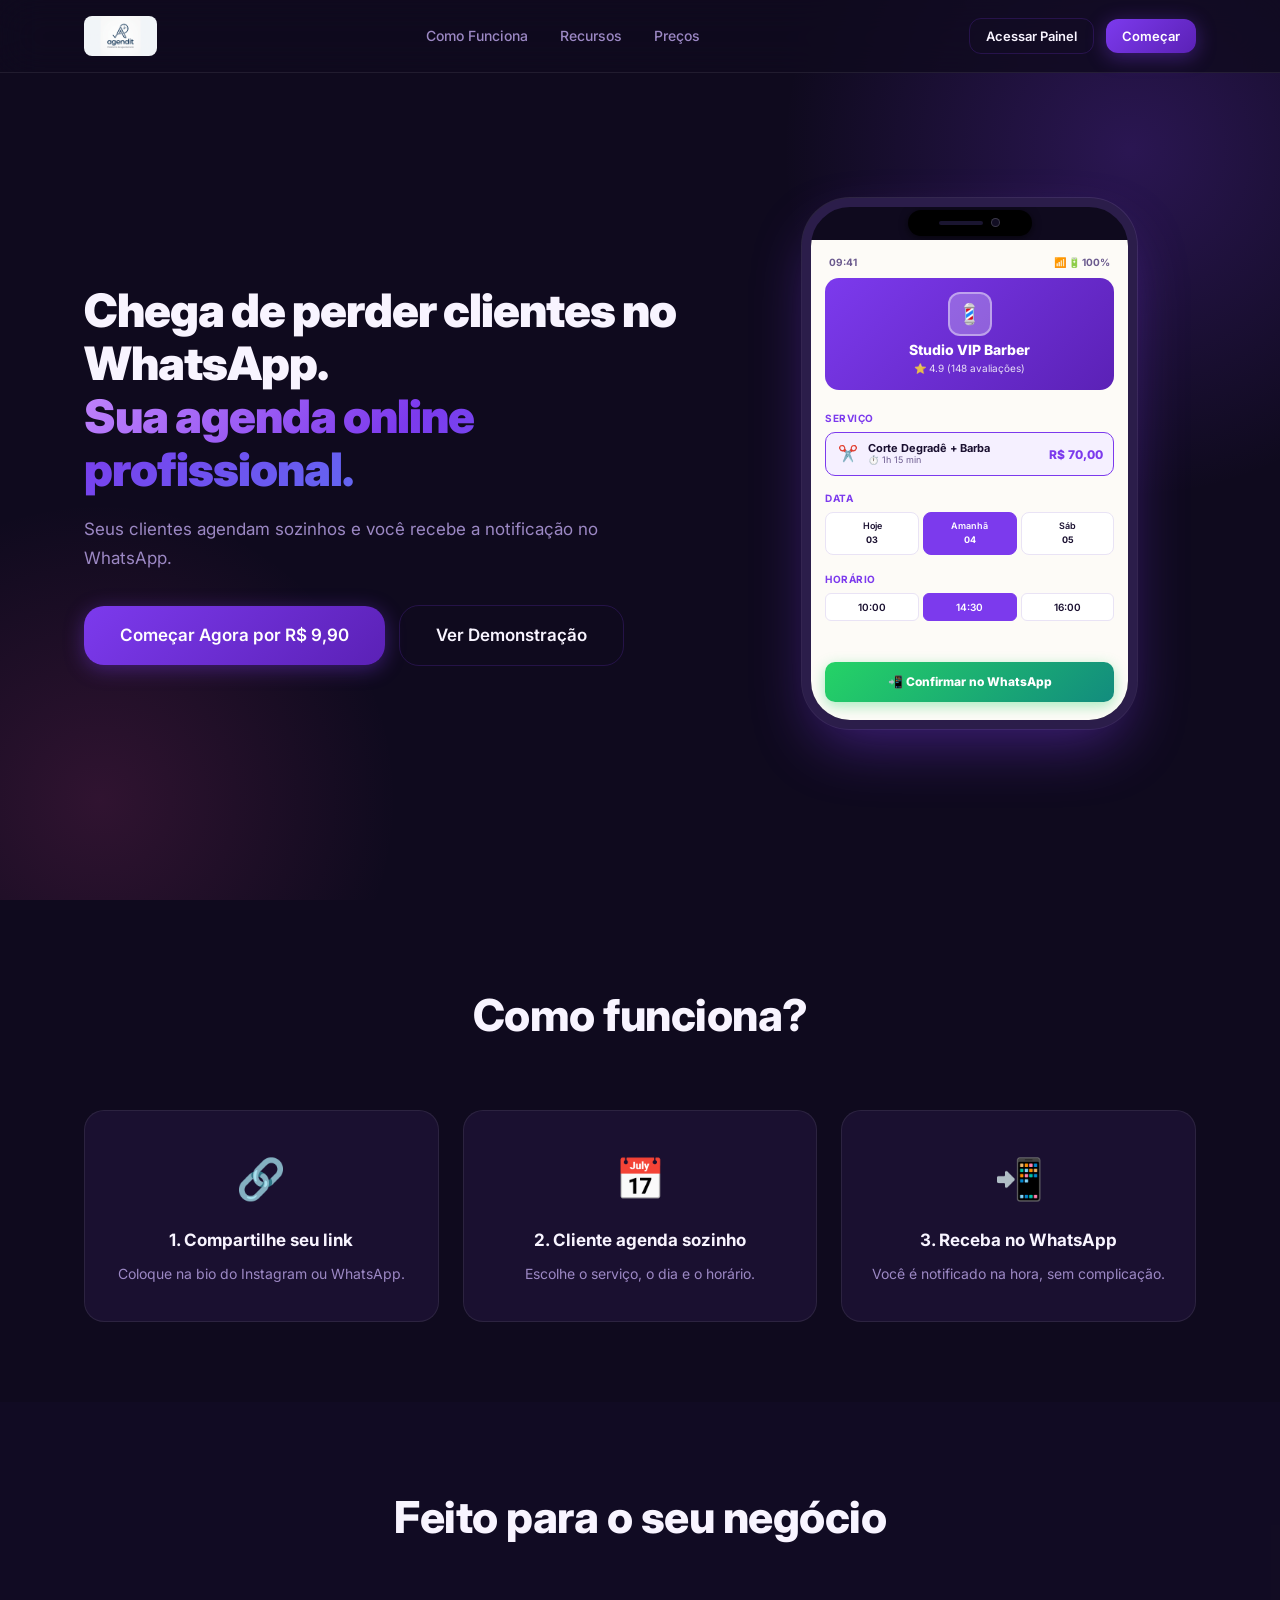
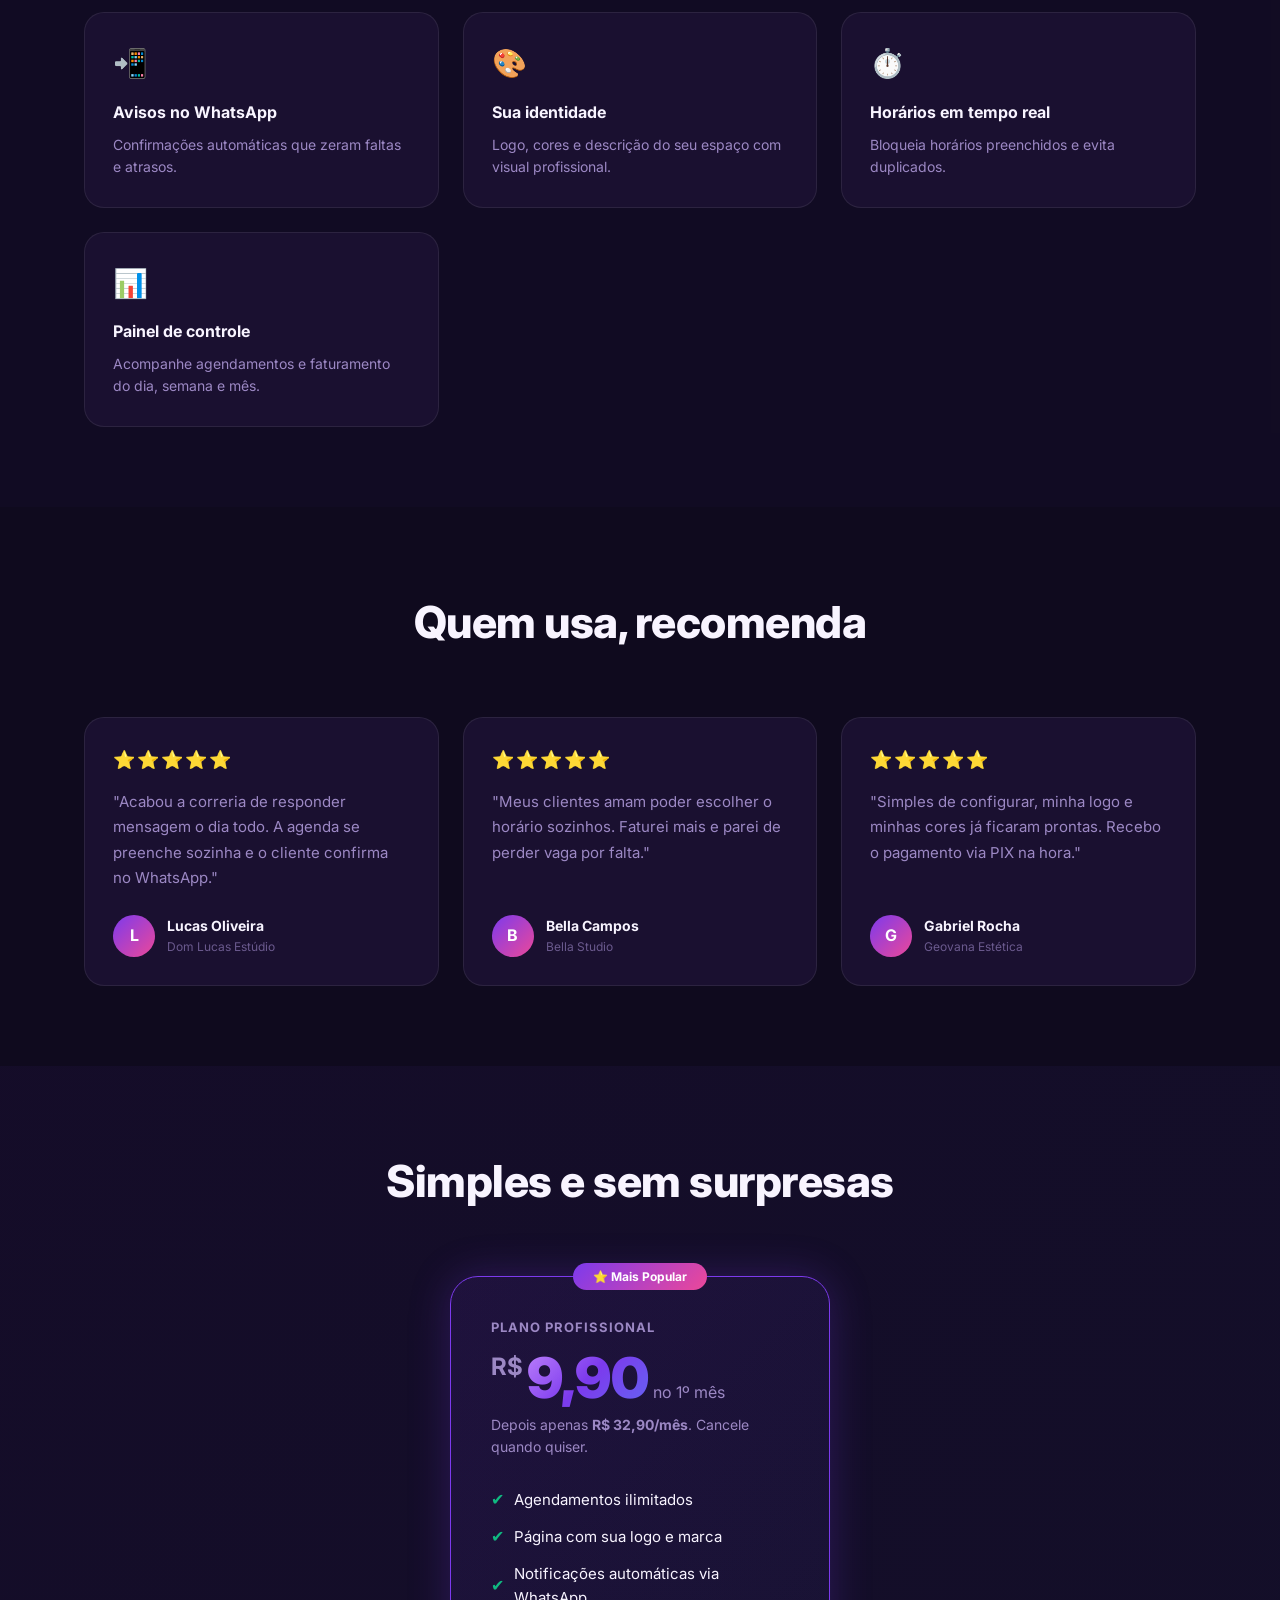
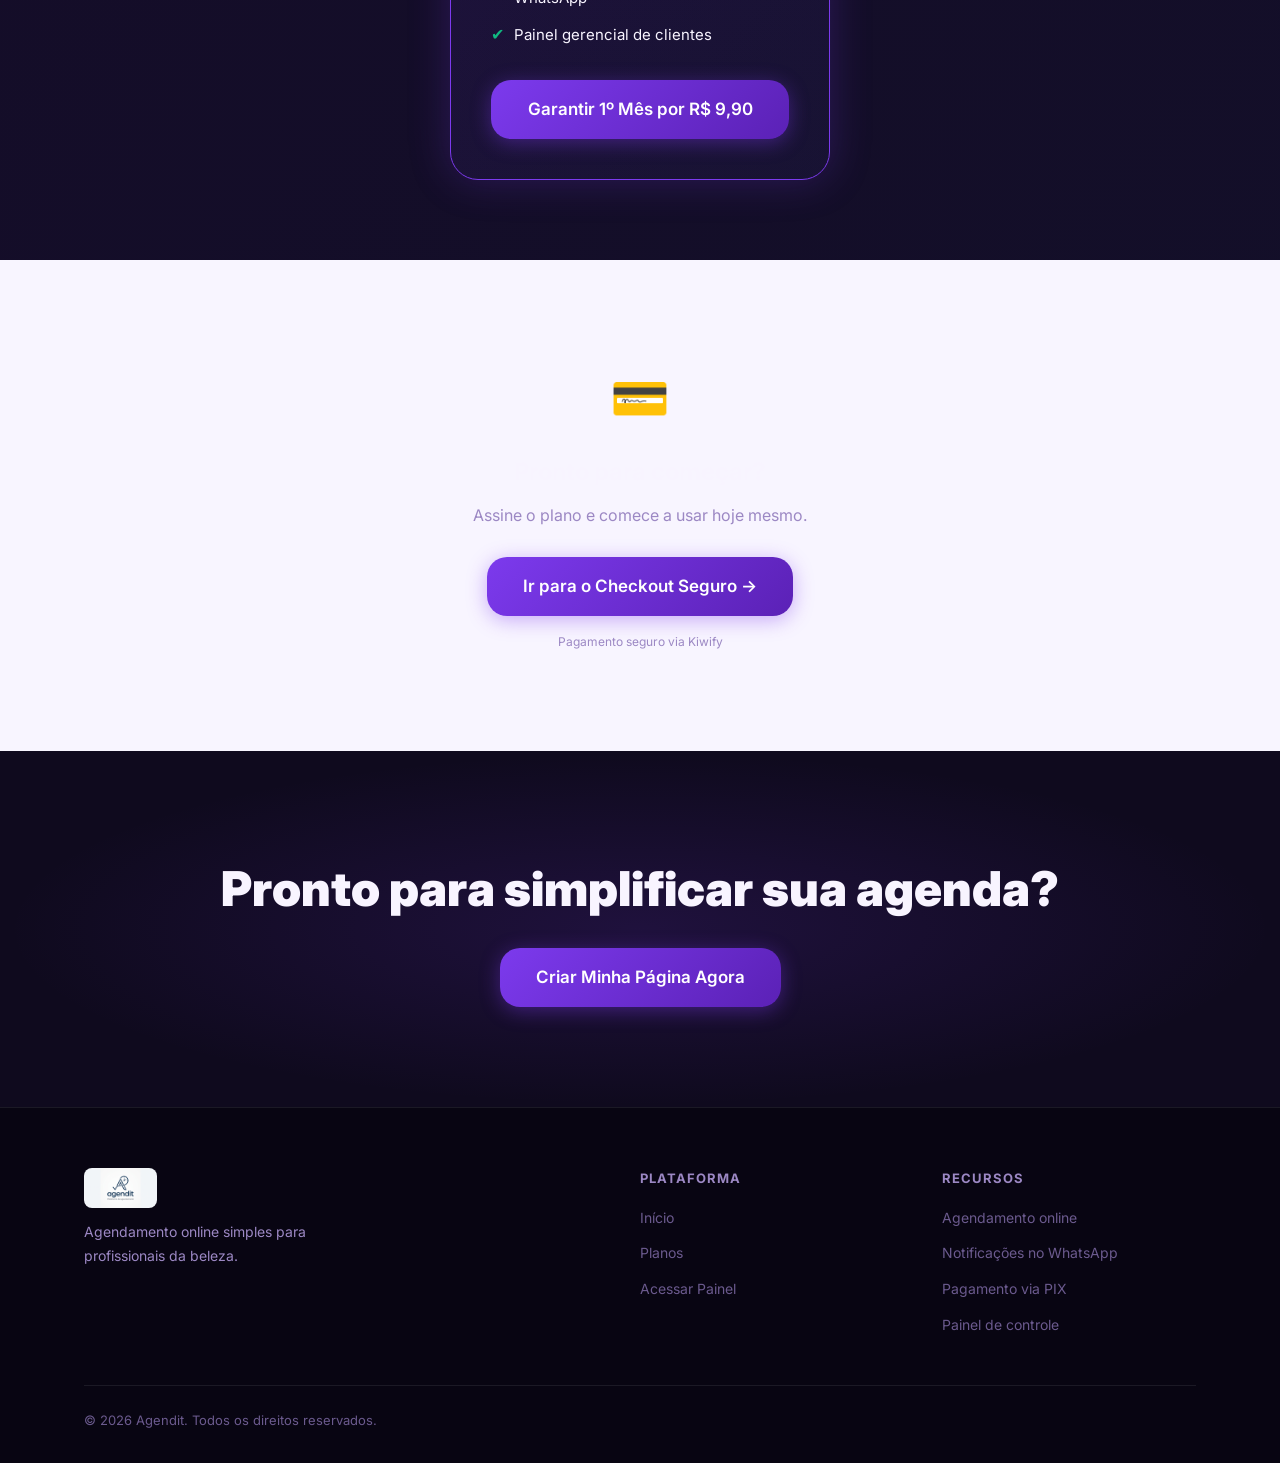
<file: index.html>
<!DOCTYPE html>
<html lang="pt-BR">
<head>
  <meta charset="UTF-8">
  <meta name="viewport" content="width=device-width, initial-scale=1.0">
  <title>Agendit</title>
  <link rel="stylesheet" href="style.css">
  <link rel="icon" href="data:image/svg+xml,<svg xmlns=%22http://www.w3.org/2000/svg%22 viewBox=%220 0 100 100%22><text y=%22.9em%22 font-size=%2290%22>🗓️</text></svg>">
</head>
<body>

  <!-- NAVBAR -->
  <nav class="navbar">
    <div class="container">
      <a href="index.html" class="navbar-brand">
        <img src="Logo_Agendit.jpg" alt="Agendit" class="logo-img">
      </a>

      <div class="navbar-links">
        <a href="#como-funciona">Como Funciona</a>
        <a href="#recursos">Recursos</a>
        <a href="#precos">Preços</a>
      </div>

      <div class="navbar-cta">
        <a href="login.html" class="btn btn-outline btn-sm desktop-only">Acessar Painel</a>
        <a href="checkout.html" class="btn btn-primary btn-sm">Começar</a>
        <button class="nav-toggle" id="nav-toggle" aria-label="Abrir Menu" onclick="toggleNavMenu()">☰</button>
      </div>
    </div>
    <!-- MOBILE MENU DRAWER -->
    <div class="mobile-nav" id="mobile-nav">
      <a href="#como-funciona" onclick="closeNavMenu()">Como Funciona</a>
      <a href="#recursos" onclick="closeNavMenu()">Recursos</a>
      <a href="#precos" onclick="closeNavMenu()">Preços</a>
      <a href="login.html" onclick="closeNavMenu()">Acessar Painel</a>
      <a href="checkout.html" class="btn btn-primary btn-sm" onclick="closeNavMenu()">Começar</a>
    </div>
  </nav>

  <!-- HERO -->
  <header class="hero">
    <div class="container">
      <div class="hero-grid">
        <div class="hero-content">
          <h1>
            Chega de perder clientes no WhatsApp.<br>
            <span class="text-gradient">Sua agenda online profissional.</span>
          </h1>
          <p>
            Seus clientes agendam sozinhos e você recebe a notificação no WhatsApp.
          </p>

          <div class="hero-cta">
            <a href="checkout.html" class="btn btn-primary btn-lg">
              Começar Agora por R$ 9,90
            </a>
            <a href="agendamento.html" target="_blank" class="btn btn-outline btn-lg">
              Ver Demonstração
            </a>
          </div>
        </div>

        <div class="mockup-wrapper">
          <div class="phone-mockup">
            <div class="phone-notch">
              <div class="phone-notch-speaker"></div>
              <div class="phone-notch-camera"></div>
            </div>

            <div class="phone-screen">
              <div class="phone-top-bar">
                <span>09:41</span>
                <span>📶 🔋 100%</span>
              </div>

              <div class="mockup-biz-header">
                <div class="biz-logo">💈</div>
                <div class="biz-title">Studio VIP Barber</div>
                <div class="biz-tag">⭐ 4.9 (148 avaliações)</div>
              </div>

              <div class="mockup-section-label">Serviço</div>
              <div class="mockup-svc-card active">
                <div class="mockup-svc-icon">✂️</div>
                <div class="mockup-svc-info">
                  <div class="mockup-svc-name">Corte Degradê + Barba</div>
                  <div class="mockup-svc-time">⏱️ 1h 15 min</div>
                </div>
                <div class="mockup-svc-price">R$ 70,00</div>
              </div>

              <div class="mockup-section-label">Data</div>
              <div class="mockup-dates-row">
                <div class="mockup-date-chip">Hoje<br><strong>03</strong></div>
                <div class="mockup-date-chip active">Amanhã<br><strong>04</strong></div>
                <div class="mockup-date-chip">Sáb<br><strong>05</strong></div>
              </div>

              <div class="mockup-section-label">Horário</div>
              <div class="mockup-times-row">
                <div class="mockup-time-chip">10:00</div>
                <div class="mockup-time-chip active">14:30</div>
                <div class="mockup-time-chip">16:00</div>
              </div>

              <div style="margin-top: auto;">
                <a href="agendamento.html" target="_blank" class="mockup-confirm-btn" style="text-decoration: none;">
                  <span>📲 Confirmar no WhatsApp</span>
                </a>
              </div>
            </div>
          </div>
        </div>
      </div>
    </div>
  </header>

  <!-- COMO FUNCIONA -->
  <section id="como-funciona" class="section">
    <div class="container">
      <div class="section-header">
        <h2>Como funciona?</h2>
      </div>

      <div class="steps-grid">
        <div class="step-card">
          <div class="step-icon">🔗</div>
          <h3>1. Compartilhe seu link</h3>
          <p>Coloque na bio do Instagram ou WhatsApp.</p>
        </div>
        <div class="step-card">
          <div class="step-icon">📅</div>
          <h3>2. Cliente agenda sozinho</h3>
          <p>Escolhe o serviço, o dia e o horário.</p>
        </div>
        <div class="step-card">
          <div class="step-icon">📲</div>
          <h3>3. Receba no WhatsApp</h3>
          <p>Você é notificado na hora, sem complicação.</p>
        </div>
      </div>
    </div>
  </section>

  <!-- RECURSOS -->
  <section id="recursos" class="section" style="background: rgba(26, 16, 48, 0.3);">
    <div class="container">
      <div class="section-header">
        <h2>Feito para o seu negócio</h2>
      </div>

      <div class="features-grid">
        <div class="feature-item">
          <div class="feature-icon">📲</div>
          <h3>Avisos no WhatsApp</h3>
          <p>Confirmações automáticas que zeram faltas e atrasos.</p>
        </div>
        <div class="feature-item">
          <div class="feature-icon">🎨</div>
          <h3>Sua identidade</h3>
          <p>Logo, cores e descrição do seu espaço com visual profissional.</p>
        </div>
        <div class="feature-item">
          <div class="feature-icon">⏱️</div>
          <h3>Horários em tempo real</h3>
          <p>Bloqueia horários preenchidos e evita duplicados.</p>
        </div>
        <div class="feature-item">
          <div class="feature-icon">📊</div>
          <h3>Painel de controle</h3>
          <p>Acompanhe agendamentos e faturamento do dia, semana e mês.</p>
        </div>
      </div>
    </div>
  </section>

  <!-- FEEDBACK / DEPOIMENTOS -->
  <section id="depoimentos" class="section">
    <div class="container">
      <div class="section-header">
        <h2>Quem usa, recomenda</h2>
      </div>

      <div class="testimonials-grid">
        <div class="testimonial-card">
          <div class="testimonial-stars">⭐⭐⭐⭐⭐</div>
          <p class="testimonial-text">
            "Acabou a correria de responder mensagem o dia todo. A agenda se preenche sozinha e o cliente confirma no WhatsApp."
          </p>
          <div class="testimonial-author">
            <div class="testimonial-avatar">L</div>
            <div>
              <div class="testimonial-name">Lucas Oliveira</div>
              <div class="testimonial-role">Dom Lucas Estúdio</div>
            </div>
          </div>
        </div>

        <div class="testimonial-card">
          <div class="testimonial-stars">⭐⭐⭐⭐⭐</div>
          <p class="testimonial-text">
            "Meus clientes amam poder escolher o horário sozinhos. Faturei mais e parei de perder vaga por falta."
          </p>
          <div class="testimonial-author">
            <div class="testimonial-avatar">B</div>
            <div>
              <div class="testimonial-name">Bella Campos</div>
              <div class="testimonial-role">Bella Studio</div>
            </div>
          </div>
        </div>

        <div class="testimonial-card">
          <div class="testimonial-stars">⭐⭐⭐⭐⭐</div>
          <p class="testimonial-text">
            "Simples de configurar, minha logo e minhas cores já ficaram prontas. Recebo o pagamento via PIX na hora."
          </p>
          <div class="testimonial-author">
            <div class="testimonial-avatar">G</div>
            <div>
              <div class="testimonial-name">Gabriel Rocha</div>
              <div class="testimonial-role">Geovana Estética</div>
            </div>
          </div>
        </div>
      </div>
    </div>
  </section>

  <!-- PREÇOS -->
  <section id="precos" class="section pricing-section">
    <div class="container">
      <div class="section-header">
        <h2>Simples e sem surpresas</h2>
      </div>

      <div class="pricing-cards">
        <div class="pricing-card featured">
          <div class="pricing-name">Plano Profissional</div>
          <div class="pricing-price">
            <span class="currency">R$</span>
            <span class="amount text-gradient">9,90</span>
            <span class="period">no 1º mês</span>
          </div>
          <p class="pricing-desc">
            Depois apenas <strong>R$ 32,90/mês</strong>. Cancele quando quiser.
          </p>

          <ul class="pricing-features">
            <li><span class="check">✔</span> Agendamentos ilimitados</li>
            <li><span class="check">✔</span> Página com sua logo e marca</li>
            <li><span class="check">✔</span> Notificações automáticas via WhatsApp</li>
            <li><span class="check">✔</span> Painel gerencial de clientes</li>
          </ul>

          <a href="checkout.html" class="btn btn-primary btn-lg btn-full">
            Garantir 1º Mês por R$ 9,90
          </a>
        </div>
      </div>
    </div>
  </section>

  <!-- CHECKOUT KIWIFY -->
  <section id="kiwify-checkout" style="padding: 40px 0; background: #f8f5ff;">
    <div class="container">
      <div style="max-width: 900px; margin: 0 auto; width: 100%; text-align: center; padding: 60px 20px;">
        <div style="font-size: 48px; margin-bottom: 16px;">💳</div>
        <h2 style="margin-bottom: 12px;">Pronto para começar?</h2>
        <p style="color: var(--text-muted); margin-bottom: 28px;">Assine o plano e comece a usar hoje mesmo.</p>
        <a href="https://pay.kiwify.com.br/fQ5ua2V" target="_blank" class="btn btn-primary btn-lg">
          Ir para o Checkout Seguro →
        </a>
        <p style="text-align: center; font-size: 12px; color: #9C88C4; margin-top: 16px;">Pagamento seguro via Kiwify</p>
      </div>
    </div>
  </section>

  <!-- CTA FINAL -->
  <section class="cta-section">
    <div class="container">
      <h2>Pronto para simplificar sua agenda?</h2>
      <a href="checkout.html" class="btn btn-primary btn-lg">
        Criar Minha Página Agora
      </a>
    </div>
  </section>

  <!-- FOOTER -->
  <footer class="footer">
    <div class="container">
      <div class="footer-grid">
        <div class="footer-brand">
          <div class="navbar-brand">
            <img src="Logo_Agendit.jpg" alt="Agendit" class="logo-img">
          </div>
          <p>Agendamento online simples para profissionais da beleza.</p>
        </div>

        <div class="footer-col">
          <h4>Plataforma</h4>
          <ul>
            <li><a href="index.html">Início</a></li>
            <li><a href="checkout.html">Planos</a></li>
            <li><a href="login.html">Acessar Painel</a></li>
          </ul>
        </div>

        <div class="footer-col">
          <h4>Recursos</h4>
          <ul>
            <li><a href="#recursos">Agendamento online</a></li>
            <li><a href="#recursos">Notificações no WhatsApp</a></li>
            <li><a href="#recursos">Pagamento via PIX</a></li>
            <li><a href="#recursos">Painel de controle</a></li>
          </ul>
        </div>
      </div>

      <div class="footer-bottom">
        <p>© 2026 Agendit. Todos os direitos reservados.</p>
      </div>
    </div>
  </footer>

  <script src="app.js"></script>
</body>
</html>
</file>
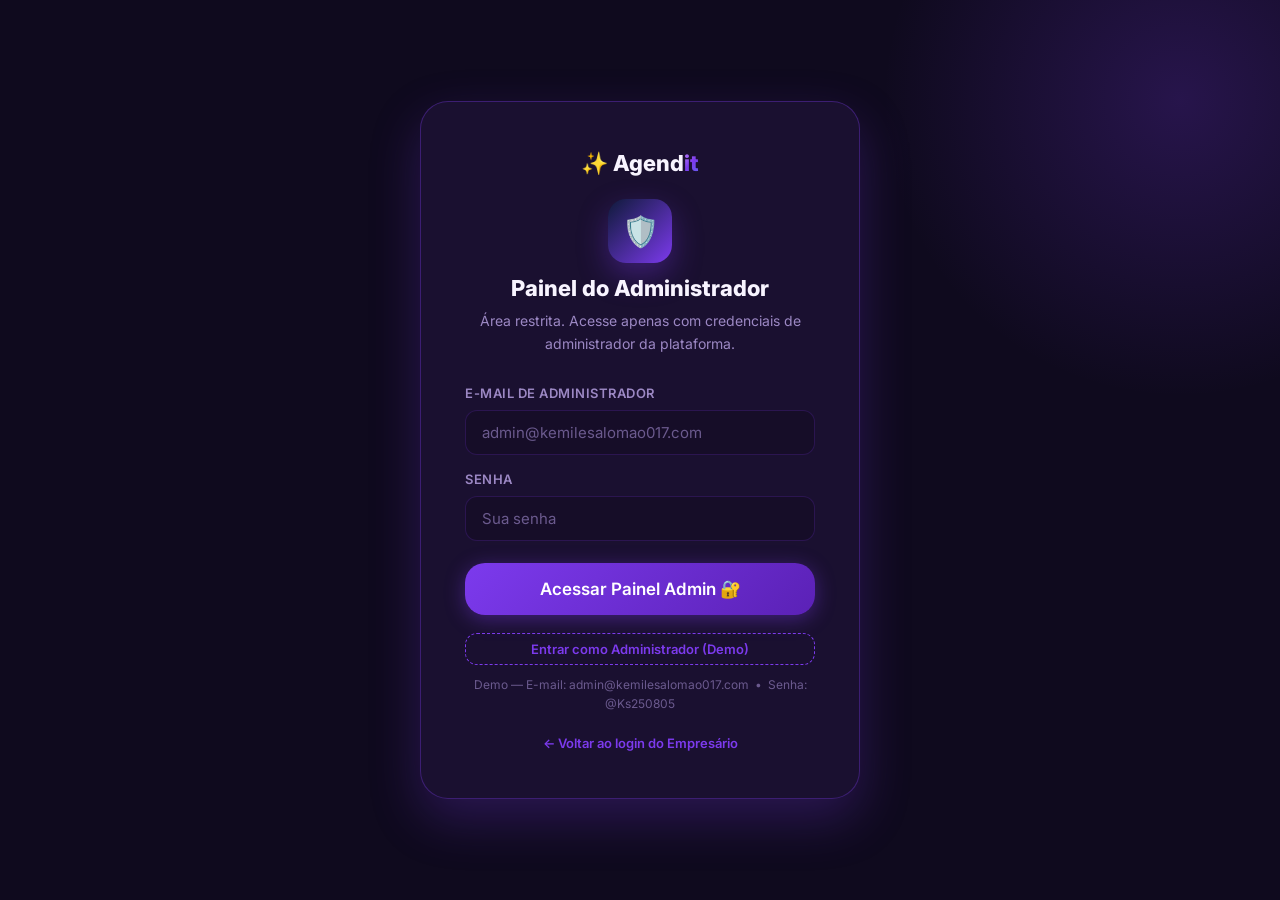
<file: admin-dashboard.html>
<!DOCTYPE html>
<html lang="pt-BR">
<head>
  <meta charset="UTF-8">
  <meta name="viewport" content="width=device-width, initial-scale=1.0">
  <title>Painel do Administrador — Agendit</title>
  <link rel="stylesheet" href="style.css">
  <link rel="icon" href="data:image/svg+xml,<svg xmlns=%22http://www.w3.org/2000/svg%22 viewBox=%220 0 100 100%22><text y=%22.9em%22 font-size=%2290%22>🛡️</text></svg>">
</head>
<body>

  <!-- BOTÃO MOBILE SIDEBAR TOGGLE -->
  <button class="sidebar-toggle" onclick="toggleSidebar()">☰</button>
  <div class="sidebar-backdrop" id="sidebar-backdrop" onclick="toggleSidebar()"></div>

  <div class="dashboard-layout">
    <!-- SIDEBAR ADMIN -->
    <aside class="sidebar" id="sidebar">
      <div class="sidebar-brand">
        <div class="logo-icon">🛡️</div>
        <span>Agend<span class="text-gradient">it</span></span>
      </div>

      <div class="sidebar-label">Navegação Principal</div>

      <button class="sidebar-item active" onclick="switchTab('visao')">
        <span class="icon">📊</span>
        <span>Visão Geral</span>
      </button>

      <button class="sidebar-item" onclick="switchTab('empresa')">
        <span class="icon">🏢</span>
        <span>Gerenciar Empresa</span>
      </button>

      <button class="sidebar-item" onclick="switchTab('servicos')">
        <span class="icon">✂️</span>
        <span>Serviços</span>
      </button>

      <button class="sidebar-item" onclick="switchTab('agendamentos')">
        <span class="icon">📅</span>
        <span>Agendamentos</span>
      </button>

      <button class="sidebar-item" onclick="switchTab('link')">
        <span class="icon">🔗</span>
        <span>Link de Agendamento</span>
      </button>

      <button class="sidebar-item" onclick="switchTab('site')">
        <span class="icon">🌐</span>
        <span>Visualizar o Site</span>
      </button>

      <div class="sidebar-label">Ações Rápidas</div>

      <a href="agendamento.html" target="_blank" class="sidebar-item" style="color: #10B981;">
        <span class="icon">👁️</span>
        <span>Ver Site do Cliente</span>
      </a>

      <a href="index.html" class="sidebar-item">
        <span class="icon">🏠</span>
        <span>Página Inicial</span>
      </a>

      <div class="sidebar-footer">
        <div class="sidebar-user">
          <div class="avatar" id="sidebar-avatar">AD</div>
          <div class="info">
            <div class="name" id="sidebar-user-name">Administrador</div>
            <div class="plan" id="sidebar-user-plan">🛡️ Administrador</div>
          </div>
        </div>
        <button class="btn btn-outline btn-sm btn-full" style="margin-top: 16px;" onclick="logout()">
          Sair da Conta
        </button>
      </div>
    </aside>

    <!-- CONTEÚDO PRINCIPAL -->
    <main class="dashboard-main">

      <!-- TOPBAR -->
      <div class="dashboard-topbar">
        <div>
          <div class="topbar-greeting" id="topbar-greeting">Olá, Administrador 👑</div>
          <div class="topbar-sub">Painel de controle completo da plataforma Agendit.</div>
        </div>
        <div class="topbar-user">
          <div class="avatar" id="topbar-avatar">AD</div>
          <div>
            <div class="topbar-name" id="topbar-name">Administrador</div>
            <div class="topbar-role">Painel Admin</div>
          </div>
        </div>
      </div>

      <!-- ============================================== -->
      <!-- ABA 0: VISÃO GERAL (DASHBOARD) -->
      <!-- ============================================== -->
      <section id="tab-visao" class="dash-tab active">
        <div class="dashboard-header">
          <h1>Visão Geral</h1>
          <p>Resumo do desempenho do negócio e atividades recentes.</p>
        </div>

        <div class="stats-grid">
          <div class="stat-card sc-primary">
            <div class="stat-icon">📅</div>
            <div class="stat-value" id="stat-total-apts">0</div>
            <div class="stat-label">Agendamentos</div>
          </div>
          <div class="stat-card sc-green">
            <div class="stat-icon">💰</div>
            <div class="stat-value text-gradient" id="stat-revenue">R$ 0,00</div>
            <div class="stat-label">Faturamento Estimado</div>
          </div>
          <div class="stat-card sc-amber">
            <div class="stat-icon">⚡</div>
            <div class="stat-value" id="stat-services-count">0</div>
            <div class="stat-label">Serviços Ativos</div>
          </div>
          <div class="stat-card sc-pink">
            <div class="stat-icon">⭐</div>
            <div class="stat-value" style="color: #EC4899;">98%</div>
            <div class="stat-label">Taxa de Confirmação</div>
          </div>
        </div>

        <div class="dash-card">
          <div style="font-size: 16px; font-weight: 700; margin-bottom: 12px;">Agendamentos Recentes</div>
          <div id="recent-apts" style="color: var(--text-muted);">Carregando...</div>
        </div>
      </section>

      <!-- ============================================== -->
      <!-- ABA 1: EDITAR EMPRESA & SITE DE AGENDAMENTO -->
      <!-- ============================================== -->
      <section id="tab-empresa" class="dash-tab">
        <div class="dashboard-header">
          <h1>Personalizar Meu Site de Agendamentos</h1>
          <p>Altere a logo, o nome do negócio, as cores e as informações que seus clientes verão.</p>
        </div>

        <div class="card dash-card" style="max-width: 800px;">
          <form id="form-empresa" onsubmit="saveBusinessData(event)">

            <!-- UPLOAD DE LOGO -->
            <div class="form-group" style="margin-bottom: 24px;">
              <label class="form-label">Logotipo da sua Empresa</label>
              <div class="logo-upload-area" onclick="document.getElementById('logo-input').click()">
                <input type="file" id="logo-input" accept="image/*" onchange="handleLogoUpload(event)">
                <img id="logo-preview-img" class="logo-preview" alt="Prévia da Logo">
                <div id="logo-upload-text">
                  <div style="font-size: 32px; margin-bottom: 8px;">🖼️</div>
                  <strong style="color: var(--primary);">Clique aqui para selecionar a Logo</strong>
                  <p style="font-size: 13px; color: var(--text-muted); margin-top: 4px;">Formatos: PNG, JPG ou WEBP</p>
                </div>
              </div>
            </div>

            <div class="form-grid" style="margin-bottom: 16px;">
              <div class="form-group">
                <label class="form-label" for="dash-biz-name">Nome da Empresa / Espaço *</label>
                <input type="text" id="dash-biz-name" class="form-input" required>
              </div>
              <div class="form-group">
                <label class="form-label" for="dash-biz-segment">Segmento *</label>
                <select id="dash-biz-segment" class="form-select" required>
                  <option value="barbearia">Barbearia</option>
                  <option value="lash">Lash Design / Cílios</option>
                  <option value="bronze">Bronze de Fita</option>
                  <option value="salao">Salão de Beleza</option>
                  <option value="estetica">Estética Geral</option>
                  <option value="outro">Outro</option>
                </select>
              </div>
            </div>

            <div class="form-grid" style="margin-bottom: 16px;">
              <div class="form-group">
                <label class="form-label" for="dash-biz-phone">WhatsApp para Notificações *</label>
                <input type="tel" id="dash-biz-phone" class="form-input" placeholder="(11) 99999-9999" required oninput="this.value = maskPhone(this.value)">
              </div>
              <div class="form-group">
                <label class="form-label" for="dash-biz-color">Cor de Destaque da Sua Página</label>
                <div class="color-picker-wrap">
                  <input type="color" id="dash-biz-color" value="#7C3AED" onchange="updateColorText(this.value)">
                  <input type="text" id="dash-biz-color-text" class="form-input" value="#7C3AED" style="max-width: 130px;" readonly>
                </div>
              </div>
            </div>

            <div class="form-group" style="margin-bottom: 16px;">
              <label class="form-label" for="dash-biz-address">Endereço do Estabelecimento</label>
              <input type="text" id="dash-biz-address" class="form-input" placeholder="Ex: Av. Paulista, 1000 - Sala 42, Centro">
            </div>

            <div class="form-group" style="margin-bottom: 16px;">
              <label class="form-label" for="dash-biz-hours">Horário de Funcionamento</label>
              <input type="text" id="dash-biz-hours" class="form-input" placeholder="Ex: Seg a Sáb das 09:00 às 19:00">
            </div>

            <div class="form-group" style="margin-bottom: 24px;">
              <label class="form-label" for="dash-biz-desc">Descrição / Mensagem aos Clientes</label>
              <textarea id="dash-biz-desc" class="form-input" rows="3" placeholder="Conte brevemente sobre os diferenciais do seu atendimento..."></textarea>
            </div>

            <div class="panel-block">
              <div style="display: flex; align-items: center; gap: 10px; margin-bottom: 14px;">
                <span style="font-size: 22px;">💳</span>
                <div>
                  <div style="font-weight: 700; font-size: 15px;">Receber Pagamento via PIX</div>
                  <div style="font-size: 12px; color: var(--text-muted);">Seus clientes poderão pagar o agendamento direto para você.</div>
                </div>
              </div>
              <div class="form-grid" style="margin-bottom: 14px;">
                <div class="form-group">
                  <label class="form-label" for="dash-biz-pix">Chave PIX *</label>
                  <input type="text" id="dash-biz-pix" class="form-input" placeholder="Ex: CPF, e-mail, celular ou chave aleatória">
                </div>
                <div class="form-group">
                  <label class="form-label" for="dash-biz-pix-name">Nome do Recebedor</label>
                  <input type="text" id="dash-biz-pix-name" class="form-input" placeholder="Ex: Lucas Silva">
                </div>
              </div>
              <p style="font-size: 12px; color: var(--text-faint);">A chave será exibida ao cliente para quitar o pagamento do serviço na confirmação.</p>
              <div style="margin-top: 16px; border-top: 1px solid var(--border-light); padding-top: 16px;">
                <div style="display: flex; align-items: center; justify-content: space-between; gap: 12px; margin-bottom: 12px;">
                  <div>
                    <div style="font-weight: 700; font-size: 14px;">📷 QR Code PIX</div>
                    <div style="font-size: 12px; color: var(--text-muted);">O empresário envia o QR para o cliente pagar no chat</div>
                  </div>
                  <label class="switch" title="Exibir QR no chat"><input type="checkbox" id="dash-pix-qr-enabled" onchange="togglePixQr()"><span class="slider"></span></label>
                </div>
                <div id="pix-qr-block" style="display: none;">
                  <div style="display: flex; gap: 16px; align-items: flex-start; flex-wrap: wrap;">
                    <div id="pix-qr-preview" style="width: 160px; height: 160px; border: 1.5px dashed var(--border); border-radius: 12px; display: flex; align-items: center; justify-content: center; background: var(--bg-input); overflow: hidden;">
                      <span style="font-size: 12px; color: var(--text-faint); text-align: center; padding: 10px;">Nenhum QR<br>carregado</span>
                    </div>
                    <div style="flex: 1; min-width: 200px;">
                      <div style="display: flex; gap: 8px; flex-wrap: wrap;">
                        <button type="button" class="btn btn-outline btn-sm" onclick="document.getElementById('pix-qr-input').click()">📤 Enviar / Trocar QR</button>
                        <button type="button" class="btn btn-ghost btn-sm" onclick="generatePixQr()">⚡ Gerar da chave</button>
                        <button type="button" class="btn btn-ghost btn-sm" style="color: var(--danger);" onclick="removePixQr()">🗑️ Remover</button>
                      </div>
                      <input type="file" id="pix-qr-input" accept="image/*" style="display: none;" onchange="handlePixQrUpload(event)">
                      <p style="font-size: 12px; color: var(--text-faint); margin-top: 8px;">JPG/PNG até 2MB. Aparece no chat junto com a chave.</p>
                      <button type="button" class="btn btn-outline btn-sm btn-full" onclick="copyPixQr()" id="btn-copy-qr" style="display: none; margin-top: 8px;">📋 Copiar QR Code</button>
                    </div>
                  </div>
                </div>
              </div>
            </div>

            <div class="pay-toggle-card" id="pay-toggle-card">
              <div style="display: flex; align-items: center; justify-content: space-between; gap: 16px;">
                <div>
                  <div class="pay-toggle-title">💰 Cobrar 50% no meio do agendamento</div>
                  <div class="pay-toggle-desc">Quando <strong>ativo</strong>, o chatbot cobra <strong>50%</strong> no meio da conversa (PIX ou cartão) para confirmar. Quando desligado, gratuito e paga presencial.</div>
                </div>
                <label class="switch" title="Ativar/desativar 50%">
                  <input type="checkbox" id="pay-50-toggle" onchange="togglePay50()">
                  <span class="slider"></span>
                </label>
              </div>
              <div id="pay-50-details" style="display: none; margin-top: 16px; padding-top: 16px; border-top: 1px solid var(--border-light);">
                <div style="background: rgba(16,185,129,0.1); border: 1px solid rgba(16,185,129,0.25); border-radius: 10px; padding: 12px; display: flex; gap: 10px; align-items: center; margin-bottom: 14px;">
                  <span style="font-size: 20px;">✅</span>
                  <div style="font-size: 13px;"><strong>50% ativo:</strong> ex: R$100 → <strong style="color:#10B981;">R$50 no chat</strong> + R$50 presencial. PIX só aparece se a chave acima estiver preenchida.</div>
                </div>
                <label class="form-label" for="dash-gateway">Gateway</label>
                <select id="dash-gateway" class="form-select">
                  <option value="none">Modo demonstração (sem gateway)</option>
                  <option value="mercadopago">Mercado Pago</option>
                  <option value="pagbank">PagBank</option>
                  <option value="asaas">Asaas</option>
                </select>
                <p style="font-size: 12px; color: var(--text-faint); margin-top: 6px;">Pagamentos seguros — dados de cartão nunca são armazenados.</p>
              </div>
            </div>
            <div style="display:none;">
              <input type="radio" name="payMode" id="payMode-free" value="free">
              <input type="radio" name="payMode" id="payMode-upfront" value="upfront">
              <input type="radio" name="upfrontPercent" value="50" checked>
            </div>

            <div style="display: flex; gap: 14px;">
              <button type="submit" class="btn btn-primary btn-lg">
                Salvar Alterações da Minha Empresa 💾
              </button>
              <a href="agendamento.html" target="_blank" class="btn btn-outline btn-lg">
                Visualizar Como Ficou 👁️
              </a>
            </div>
          </form>
        </div>
      </section>

      <!-- ============================================== -->
      <!-- ABA 2: GERENCIAMENTO DE SERVIÇOS -->
      <!-- ============================================== -->
      <section id="tab-servicos" class="dash-tab">
        <div class="dashboard-header" style="display: flex; justify-content: space-between; align-items: flex-end; flex-wrap: wrap; gap: 16px;">
          <div>
            <h1>Gerenciar Serviços</h1>
            <p>Adicione, edite ou remova os serviços que aparecem para seus clientes agendarem.</p>
          </div>
          <button class="btn btn-primary" onclick="openServiceModal()">+ Adicionar Novo Serviço</button>
        </div>
        <div class="card" style="max-width: 800px;">
          <div class="services-list" id="services-container"></div>
        </div>
      </section>

      <!-- ============================================== -->
      <!-- ABA 3: AGENDAMENTOS RECEBIDOS -->
      <!-- ============================================== -->
      <section id="tab-agendamentos" class="dash-tab">
        <div class="dashboard-header">
          <h1>Agendamentos Recebidos</h1>
          <p>Consulte todos os clientes que agendaram serviços pelo seu link.</p>
        </div>
        <div class="card" style="overflow-x: auto;">
          <table class="appointments-table">
            <thead>
              <tr>
                <th>Cliente</th>
                <th>Serviço</th>
                <th>Data / Horário</th>
                <th>Valor Total</th>
                <th>Pago Online</th>
                <th>Restante</th>
                <th>Método</th>
                <th>Pagamento</th>
                <th>Status</th>
                <th>Ações</th>
              </tr>
            </thead>
            <tbody id="appointments-container"></tbody>
          </table>
        </div>
      </section>

      <!-- ============================================== -->
      <!-- ABA 4: MEU LINK DE AGENDAMENTO -->
      <!-- ============================================== -->
      <section id="tab-link" class="dash-tab">
        <div class="dashboard-header">
          <h1>Seu Link de Agendamento</h1>
          <p>Divulgue este link com seus clientes no Instagram, WhatsApp, Facebook e Google Meu Negócio.</p>
        </div>
        <div class="card dash-card" style="max-width: 800px;">
          <div style="margin-bottom: 20px;">
            <label class="form-label">Link Exclusivo da sua Empresa</label>
            <div class="link-box">
              <span id="booking-link-text">https://seusite.com/agendamento.html</span>
              <button class="btn btn-outline btn-sm" onclick="copyBookingLink()">📋 Copiar Link</button>
            </div>
          </div>
          <div style="display: flex; gap: 12px; flex-wrap: wrap; margin-bottom: 30px;">
            <button class="btn btn-success" onclick="shareOnWhatsApp()">📲 Compartilhar no WhatsApp</button>
            <a href="agendamento.html" target="_blank" class="btn btn-outline">🚀 Abrir Página do Cliente</a>
          </div>
          <div style="background: rgba(124, 58, 237, 0.08); border-left: 3px solid var(--primary); padding: 18px; border-radius: var(--radius);">
            <h4 style="font-size: 15px; margin-bottom: 6px;">💡 Dica de Ouro para Aumentar Agendamentos:</h4>
            <p style="font-size: 13px; color: var(--text-muted); line-height: 1.6;">
              Coloque esse link diretamente no botão de ação da sua Bio do Instagram com a legenda: <em>"Clique no link abaixo para agendar seu horário em menos de 1 minuto ⏰"</em>.
            </p>
          </div>
        </div>
      </section>

    </main>
  </div>

  <!-- MODAL DE ADICIONAR / EDITAR SERVIÇO -->
  <div class="modal-overlay" id="service-modal">
    <div class="modal">
      <div class="modal-header">
        <h3 id="modal-service-title">Adicionar Novo Serviço</h3>
        <button class="modal-close" onclick="closeServiceModal()">✕</button>
      </div>
      <form id="form-service" onsubmit="saveService(event)">
        <input type="hidden" id="service-id">
        <div class="form-group" style="margin-bottom: 14px;">
          <label class="form-label" for="service-name">Nome do Serviço *</label>
          <input type="text" id="service-name" class="form-input" placeholder="Ex: Corte Degradê, Extensão de Cílios Volume Russo..." required>
        </div>
        <div class="form-grid" style="margin-bottom: 14px;">
          <div class="form-group">
            <label class="form-label" for="service-price">Preço (R$) *</label>
            <input type="number" id="service-price" class="form-input" placeholder="50.00" step="0.50" required>
          </div>
          <div class="form-group">
            <label class="form-label" for="service-duration">Duração Média *</label>
            <input type="text" id="service-duration" class="form-input" placeholder="Ex: 45 min, 1h 20 min" required>
          </div>
        </div>
        <div class="form-group" style="margin-bottom: 20px;">
          <label class="form-label" for="service-icon">Ícone / Emoji Representativo</label>
          <input type="text" id="service-icon" class="form-input" placeholder="Ex: ✂️, 👁️, ☀️, 💇‍♀️, 💅" value="✂️" maxlength="4">
        </div>
        <div style="display: flex; gap: 10px; justify-content: flex-end;">
          <button type="button" class="btn btn-ghost" onclick="closeServiceModal()">Cancelar</button>
          <button type="submit" class="btn btn-primary">Salvar Serviço</button>
        </div>
      </form>
    </div>
  </div>

  <script src="app.js"></script>
  <script>
    // Proteção de acesso: exige login do administrador
    if (!Auth.isLoggedIn() || !Auth.isAdmin()) {
      window.location.replace('admin-login.html');
    }

    // Inicialização da tela do painel admin
    document.addEventListener('DOMContentLoaded', () => {
      setupSessionUser();
      loadBusinessData();
      renderServices();
      renderAppointments();
      updateMetrics();
      setupBookingLink();
      loadRecentAppointments();
    });

    // Mostra o admin logado na sidebar/topbar e prepara o logout
    function setupSessionUser() {
      const user = Auth.currentUser;
      if (!user) return;

      document.getElementById('sidebar-user-name').innerText = user.name;
      document.getElementById('sidebar-avatar').innerText = user.name.substring(0, 2).toUpperCase();
      document.getElementById('topbar-name').innerText = user.name;
      document.getElementById('topbar-avatar').innerText = user.name.substring(0, 2).toUpperCase();
      document.getElementById('topbar-greeting').innerText = `Olá, ${user.name.split(' ')[0]} 👑`;

      const plan = document.getElementById('sidebar-user-plan');
      if (user.role === 'admin') {
        plan.innerText = '🛡️ Administrador da Plataforma';
        document.getElementById('sidebar-avatar').style.background = 'linear-gradient(135deg, #7C3AED, #EC4899)';
        document.getElementById('topbar-role').innerText = 'Administrador';
      } else {
        plan.innerText = 'Plano Ativo (R$ 32,90/mês)';
        document.getElementById('topbar-role').innerText = 'Plano Ativo (R$ 32,90/mês)';
      }
    }

    function logout() {
      Auth.logout();
      window.location.replace('admin-login.html');
    }

    // Alternar visibilidade sidebar mobile
    function toggleSidebar() {
      const sidebar = document.getElementById('sidebar');
      const backdrop = document.getElementById('sidebar-backdrop');
      sidebar.classList.toggle('open');
      if (backdrop) backdrop.classList.toggle('active');
    }

    // Navegação por abas
    function switchTab(tabName) {
      document.querySelectorAll('.dash-tab').forEach(tab => tab.classList.remove('active'));
      document.querySelectorAll('.sidebar-item').forEach(item => item.classList.remove('active'));

      const activeSection = document.getElementById(`tab-${tabName}`);
      if (activeSection) activeSection.classList.add('active');

      event.currentTarget.classList.add('active');
      document.getElementById('sidebar').classList.remove('open');
      const backdrop = document.getElementById('sidebar-backdrop');
      if (backdrop) backdrop.classList.remove('active');
    }

    // Carregar dados da empresa nos inputs
    function loadBusinessData() {
      const biz = Storage.getBusiness();
      const user = Auth.currentUser || Storage.getUser();

      if (user && user.name) {
        document.getElementById('sidebar-user-name').innerText = user.name;
        document.getElementById('sidebar-avatar').innerText = user.name.substring(0, 2).toUpperCase();
      }

      document.getElementById('dash-biz-name').value = biz.name || '';
      document.getElementById('dash-biz-segment').value = biz.segment || 'barbearia';
      document.getElementById('dash-biz-phone').value = biz.whatsapp ? maskPhone(biz.whatsapp) : '';
      document.getElementById('dash-biz-address').value = biz.address || '';
      document.getElementById('dash-biz-hours').value = biz.hours || '';
      document.getElementById('dash-biz-desc').value = biz.description || '';
      document.getElementById('dash-biz-color').value = biz.primaryColor || '#7C3AED';
      document.getElementById('dash-biz-color-text').value = biz.primaryColor || '#7C3AED';
      document.getElementById('dash-biz-pix').value = biz.pixKey || '';
      document.getElementById('dash-biz-pix-name').value = biz.pixName || '';
      window._tempPixQr = biz.pixQr || '';
      const qrEnabledA = document.getElementById('dash-pix-qr-enabled');
      if (qrEnabledA) qrEnabledA.checked = !!biz.pixQrEnabled;
      if (typeof togglePixQr === 'function') togglePixQr();
      if (biz.pixQr) {
        const prevA = document.getElementById('pix-qr-preview');
        if (prevA) prevA.innerHTML = `<img src="${biz.pixQr}" style="width:100%;height:100%;object-fit:contain;">`;
        const btnA = document.getElementById('btn-copy-qr');
        if (btnA) btnA.style.display = 'block';
      }

      loadPaymentConfig(biz);
      document.getElementById('dash-gateway').value = (biz.paymentConfig && biz.paymentConfig.gateway) || 'none';

      if (biz.logo) {
        const preview = document.getElementById('logo-preview-img');
        preview.src = biz.logo;
        preview.classList.add('show');
        document.getElementById('logo-upload-text').style.display = 'none';
      }
    }

    function loadPaymentConfig(biz) {
      const cfg = (biz && biz.paymentConfig) || { requireUpfront: false, upfrontPercent: null, gateway: 'none' };
      const is50 = !!(cfg.requireUpfront && Number(cfg.upfrontPercent) === 50);
      const toggle = document.getElementById('pay-50-toggle');
      if (toggle) toggle.checked = is50;
      const card = document.getElementById('pay-toggle-card');
      const details = document.getElementById('pay-50-details');
      if (is50) {
        if (card) card.classList.add('active');
        if (details) details.style.display = 'block';
        const rUp = document.getElementById('payMode-upfront'); if (rUp) rUp.checked = true;
      } else {
        if (card) card.classList.remove('active');
        if (details) details.style.display = 'none';
        const rFree = document.getElementById('payMode-free'); if (rFree) rFree.checked = true;
      }
    }
    function togglePay50() {
      const on = document.getElementById('pay-50-toggle').checked;
      const card = document.getElementById('pay-toggle-card');
      const details = document.getElementById('pay-50-details');
      if (on) {
        if (card) card.classList.add('active');
        if (details) details.style.display = 'block';
        const rUp = document.getElementById('payMode-upfront'); if (rUp) rUp.checked = true;
      } else {
        if (card) card.classList.remove('active');
        if (details) details.style.display = 'none';
        const rFree = document.getElementById('payMode-free'); if (rFree) rFree.checked = true;
      }
    }
    function toggleUpfrontPercent(){ togglePay50(); }
    function updatePercentPreview() {
      const biz = Storage.getBusiness();
      const calc = computePayment(
        (Storage.getServices()[0] && Storage.getServices()[0].price) || 100,
        { requireUpfront: true, upfrontPercent: 50 }
      );
      showToast(`Sinal de ${calc.percent}% = ${formatMoney(calc.upfrontAmount)}`, 'info');
    }
    function togglePixQr(){
      const on = document.getElementById('dash-pix-qr-enabled')?.checked;
      const block = document.getElementById('pix-qr-block');
      if(block) block.style.display = on ? 'block' : 'none';
    }
    function handlePixQrUpload(e){
      const file=e.target.files[0]; if(!file) return;
      if(file.size>2*1024*1024){ showToast('QR muito grande (max 2MB)','error'); return; }
      const reader=new FileReader();
      reader.onload=(ev)=>{
        window._tempPixQr=ev.target.result;
        const prev=document.getElementById('pix-qr-preview');
        if(prev) prev.innerHTML=`<img src="${window._tempPixQr}" style="width:100%;height:100%;object-fit:contain;">`;
        document.getElementById('btn-copy-qr').style.display='block';
        showToast('QR carregado! Clique em Salvar.','success');
      };
      reader.readAsDataURL(file);
    }
    function generatePixQr(){
      const key=document.getElementById('dash-biz-pix').value.trim();
      if(!key){ showToast('Digite a chave PIX primeiro','error'); return; }
      const url=`https://api.qrserver.com/v1/create-qr-code/?size=200x200&data=${encodeURIComponent(key)}`;
      window._tempPixQr=url;
      const prev=document.getElementById('pix-qr-preview');
      if(prev) prev.innerHTML=`<img src="${url}" style="width:100%;height:100%;object-fit:contain;">`;
      document.getElementById('btn-copy-qr').style.display='block';
      const chk=document.getElementById('dash-pix-qr-enabled');
      if(chk && !chk.checked){ chk.checked=true; togglePixQr(); }
      showToast('QR gerado da chave! Clique em Salvar.','success');
    }
    function removePixQr(){
      window._tempPixQr='';
      const prev=document.getElementById('pix-qr-preview');
      if(prev) prev.innerHTML=`<span style="font-size:12px; color:var(--text-faint); text-align:center; padding:10px;">Nenhum QR<br>carregado</span>`;
      document.getElementById('btn-copy-qr').style.display='none';
      showToast('QR removido. Salve para confirmar.','info');
    }
    function copyPixQr(){
      const biz=Storage.getBusiness();
      const qr=window._tempPixQr || biz.pixQr;
      if(!qr){ showToast('Nenhum QR para copiar','error'); return; }
      if(qr.startsWith('data:')){
        const a=document.createElement('a'); a.href=qr; a.download='qrcode-pix.png'; a.click();
        showToast('QR baixado!','success');
      } else {
        navigator.clipboard.writeText(qr).then(()=> showToast('Link do QR copiado!','success'));
        window.open(qr,'_blank');
      }
    }

    function updateColorText(val) {
      document.getElementById('dash-biz-color-text').value = val;
    }

    function handleLogoUpload(e) {
      const file = e.target.files[0];
      if (!file) return;
      const reader = new FileReader();
      reader.onload = (event) => {
        const base64 = event.target.result;
        const preview = document.getElementById('logo-preview-img');
        preview.src = base64;
        preview.classList.add('show');
        document.getElementById('logo-upload-text').style.display = 'none';
        const biz = Storage.getBusiness();
        biz.logo = base64;
        Storage.setBusiness(biz);
        showToast('Logo atualizada com sucesso!', 'success');
      };
      reader.readAsDataURL(file);
    }

    function saveBusinessData(e) {
      e.preventDefault();
      const biz = Storage.getBusiness();
      biz.name = document.getElementById('dash-biz-name').value.trim();
      biz.segment = document.getElementById('dash-biz-segment').value;
      biz.whatsapp = document.getElementById('dash-biz-phone').value.replace(/\D/g, '');
      biz.address = document.getElementById('dash-biz-address').value.trim();
      biz.hours = document.getElementById('dash-biz-hours').value.trim();
      biz.description = document.getElementById('dash-biz-desc').value.trim();
      biz.primaryColor = document.getElementById('dash-biz-color').value;
      biz.pixKey = document.getElementById('dash-biz-pix').value.trim();
      biz.pixName = document.getElementById('dash-biz-pix-name').value.trim();
      biz.pixQr = (typeof window._tempPixQr !== 'undefined' ? window._tempPixQr : biz.pixQr) || '';
      biz.pixQrEnabled = !!document.getElementById('dash-pix-qr-enabled')?.checked;

      const pay50on = document.getElementById('pay-50-toggle') ? document.getElementById('pay-50-toggle').checked : false;
      const requireUpfront = !!pay50on;
      const upfrontPercent = requireUpfront ? 50 : null;
      const rUp = document.getElementById('payMode-upfront'); if (rUp) rUp.checked = requireUpfront;
      const rFree = document.getElementById('payMode-free'); if (rFree) rFree.checked = !requireUpfront;
      biz.paymentConfig = {
        requireUpfront,
        upfrontPercent,
        gateway: document.getElementById('dash-gateway').value || 'none'
      };

      Storage.setBusiness(biz);
      PaymentGateway.setActiveGateway(biz.paymentConfig.gateway);
      showToast('Informações salvas com sucesso!', 'success');
    }

    // Gerenciamento de Serviços
    function renderServices() {
      const services = Storage.getServices();
      const container = document.getElementById('services-container');
      container.innerHTML = '';
      if (services.length === 0) {
        container.innerHTML = '<p style="color: var(--text-muted); text-align: center; padding: 20px;">Nenhum serviço cadastrado ainda.</p>';
        return;
      }
      services.forEach(svc => {
        const div = document.createElement('div');
        div.className = 'service-item';
        div.innerHTML = `
          <div class="svc-icon">${svc.icon || '✨'}</div>
          <div class="service-info">
            <div class="name">${svc.name}</div>
            <div class="meta">
              <span>⏱️ ${svc.duration}</span>
              <span style="color: var(--primary); font-weight: 700;">${formatMoney(svc.price)}</span>
            </div>
          </div>
          <div class="service-actions">
            <button class="btn btn-outline btn-sm" onclick="editService('${svc.id}')">✏️ Editar</button>
            <button class="btn btn-outline btn-sm" style="color: var(--danger); border-color: rgba(239, 68, 68, 0.3);" onclick="deleteService('${svc.id}')">🗑️</button>
          </div>
        `;
        container.appendChild(div);
      });
      document.getElementById('stat-services-count').innerText = services.length;
    }

    function openServiceModal() {
      document.getElementById('modal-service-title').innerText = 'Adicionar Novo Serviço';
      document.getElementById('service-id').value = '';
      document.getElementById('form-service').reset();
      document.getElementById('service-modal').classList.add('show');
    }
    function closeServiceModal() {
      document.getElementById('service-modal').classList.remove('show');
    }
    function editService(id) {
      const services = Storage.getServices();
      const svc = services.find(s => s.id === id);
      if (!svc) return;
      document.getElementById('modal-service-title').innerText = 'Editar Serviço';
      document.getElementById('service-id').value = svc.id;
      document.getElementById('service-name').value = svc.name;
      document.getElementById('service-price').value = svc.price;
      document.getElementById('service-duration').value = svc.duration;
      document.getElementById('service-icon').value = svc.icon || '✨';
      document.getElementById('service-modal').classList.add('show');
    }
    function saveService(e) {
      e.preventDefault();
      const id = document.getElementById('service-id').value;
      const name = document.getElementById('service-name').value.trim();
      const price = parseFloat(document.getElementById('service-price').value);
      const duration = document.getElementById('service-duration').value.trim();
      const icon = document.getElementById('service-icon').value.trim() || '✨';
      const services = Storage.getServices();
      if (id) {
        const index = services.findIndex(s => s.id === id);
        if (index !== -1) services[index] = { id, name, price, duration, icon };
      } else {
        services.push({ id: 'svc-' + Date.now(), name, price, duration, icon });
      }
      Storage.setServices(services);
      closeServiceModal();
      renderServices();
      showToast('Serviço salvo com sucesso!', 'success');
    }
    function deleteService(id) {
      if (!confirm('Deseja realmente remover este serviço?')) return;
      let services = Storage.getServices();
      services = services.filter(s => s.id !== id);
      Storage.setServices(services);
      renderServices();
      showToast('Serviço removido!', 'info');
    }

    // Helper: dados de pagamento do agendamento
    function paymentDetails(apt) {
      const total = Number(apt.price) || 0;
      const paid = Number(apt.paidAmount) || 0;
      const remaining = Number(apt.remainingAmount);
      const hasPaymentInfo = apt.paidAmount !== undefined || apt.paymentStatus !== undefined;
      return {
        total,
        paid: hasPaymentInfo ? paid : (apt.status === 'confirmed' ? total : 0),
        remaining: hasPaymentInfo ? (isNaN(remaining) ? (total - paid) : remaining) : (apt.status === 'confirmed' ? 0 : total),
        method: apt.method || (apt.pixKey ? 'pix' : '—')
      };
    }
    function methodLabel(method) {
      const m = (method || '').toLowerCase();
      if (m === 'pix') return 'PIX';
      if (m === 'card') return 'Cartão';
      if (m === 'cash' || m === 'dinheiro') return 'Dinheiro';
      return '—';
    }

    // Renderizar Tabela de Agendamentos
    function renderAppointments() {
      const apts = Storage.getAppointments();
      const tbody = document.getElementById('appointments-container');
      tbody.innerHTML = '';
      if (apts.length === 0) {
        tbody.innerHTML = '<tr><td colspan="10" style="text-align: center; color: var(--text-muted);">Nenhum agendamento ainda.</td></tr>';
        return;
      }
      apts.forEach(apt => {
        const tr = document.createElement('tr');
        const pd = paymentDetails(apt);
        const clientCleanPhone = (apt.clientPhone || '').replace(/\D/g, '');
        const waMsg = encodeURIComponent(`Olá ${apt.clientName}! Sobre seu agendamento de ${apt.serviceName} para o dia ${apt.date} às ${apt.time}.`);
        const waLink = `https://wa.me/55${clientCleanPhone}?text=${waMsg}`;
        let statusBadge = '<span class="status-badge status-confirmed">Confirmado</span>';
        if (apt.status === 'pending') statusBadge = '<span class="status-badge status-pending">Pendente</span>';
        if (apt.status === 'cancelled') statusBadge = '<span class="status-badge status-cancelled">Cancelado</span>';
        tr.innerHTML = `
          <td><strong>${apt.clientName}</strong><div style="font-size: 12px; color: var(--text-faint);">${maskPhone(apt.clientPhone || '')}</div></td>
          <td>${apt.serviceName}</td><td>${apt.date} às <strong>${apt.time}</strong></td>
          <td style="color: var(--primary); font-weight: 600;">${formatMoney(pd.total)}</td>
          <td style="color: var(--success); font-weight: 600;">${formatMoney(pd.paid)}</td>
          <td style="color: var(--warning); font-weight: 600;">${formatMoney(pd.remaining)}</td>
          <td>${methodLabel(pd.method)}</td>
          <td>${apt.paymentStatus ? paymentStatusLabel(apt.paymentStatus) : statusBadge}</td>
          <td>${statusBadge}</td>
          <td><a href="${waLink}" target="_blank" class="btn btn-outline btn-sm" title="Conversar no WhatsApp">📲 WhatsApp</a></td>
        `;
        tbody.appendChild(tr);
      });
    }
    function paymentStatusLabel(paymentStatus) {
      switch (paymentStatus) {
        case PAYMENT_STATUS.PENDING: return '<span class="status-badge status-pending">Pendente</span>';
        case PAYMENT_STATUS.PAID: return '<span class="status-badge status-confirmed">Pago</span>';
        case PAYMENT_STATUS.PARTIAL: return '<span class="status-badge status-pending">Pagamento parcial</span>';
        case PAYMENT_STATUS.CANCELLED: return '<span class="status-badge status-cancelled">Cancelado</span>';
        case PAYMENT_STATUS.REFUNDED: return '<span class="status-badge status-cancelled">Reembolsado</span>';
        default: return '<span class="status-badge status-confirmed">Pago (presencial)</span>';
      }
    }

    function updateMetrics() {
      const apts = Storage.getAppointments();
      document.getElementById('stat-total-apts').innerText = apts.length;
      const totalRevenue = apts.reduce((acc, curr) => acc + Number(curr.price || 0), 0);
      document.getElementById('stat-revenue').innerText = formatMoney(totalRevenue);
      const services = Storage.getServices();
      document.getElementById('stat-services-count').innerText = services.length;
    }

    function setupBookingLink() {
      const url = window.location.origin + window.location.pathname.replace('admin-dashboard.html', 'agendamento.html');
      document.getElementById('booking-link-text').innerText = url;
    }
    function copyBookingLink() {
      const link = document.getElementById('booking-link-text').innerText;
      navigator.clipboard.writeText(link).then(() => showToast('Link copiado!', 'success')).catch(() => showToast('Link copiado!', 'success'));
    }
    function shareOnWhatsApp() {
      const link = document.getElementById('booking-link-text').innerText;
      const biz = Storage.getBusiness();
      const msg = encodeURIComponent(`Olá! Agende seu horário online no ${biz.name} de forma rápida e prática através do link: ${link}`);
      window.location.href = `https://api.whatsapp.com/send?text=${msg}`;
    }

    // Agendamentos recentes na visão geral
    function loadRecentAppointments() {
      const apts = Storage.getAppointments().slice(0, 3);
      const container = document.getElementById('recent-apts');
      if (!apts.length) { container.innerHTML = '<p>Nenhum agendamento até agora.</p>'; return; }
      let html = '<div style="display:flex;flex-direction:column;gap:12px;">';
      apts.forEach(a => {
        const pd = paymentDetails(a);
        html += `<div style="display:flex;justify-content:space-between;align-items:center;padding:12px;border:1px solid var(--border-light);border-radius:10px;background:var(--bg-input);">
          <div><strong>${a.clientName}</strong><div style="font-size:12px;color:var(--text-muted);">${a.serviceName} · ${a.date} às ${a.time}</div></div>
          <div style="text-align:right;"><div style="font-weight:700;color:var(--primary);">${formatMoney(a.price)}</div><div style="font-size:12px;color:var(--text-muted);">${pd.paid ? formatMoney(pd.paid)+' pago' : 'Não pago'}</div></div>
        </div>`;
      });
      html += '</div>';
      container.innerHTML = html;
    }
  </script>
</body>
</html>
</file>
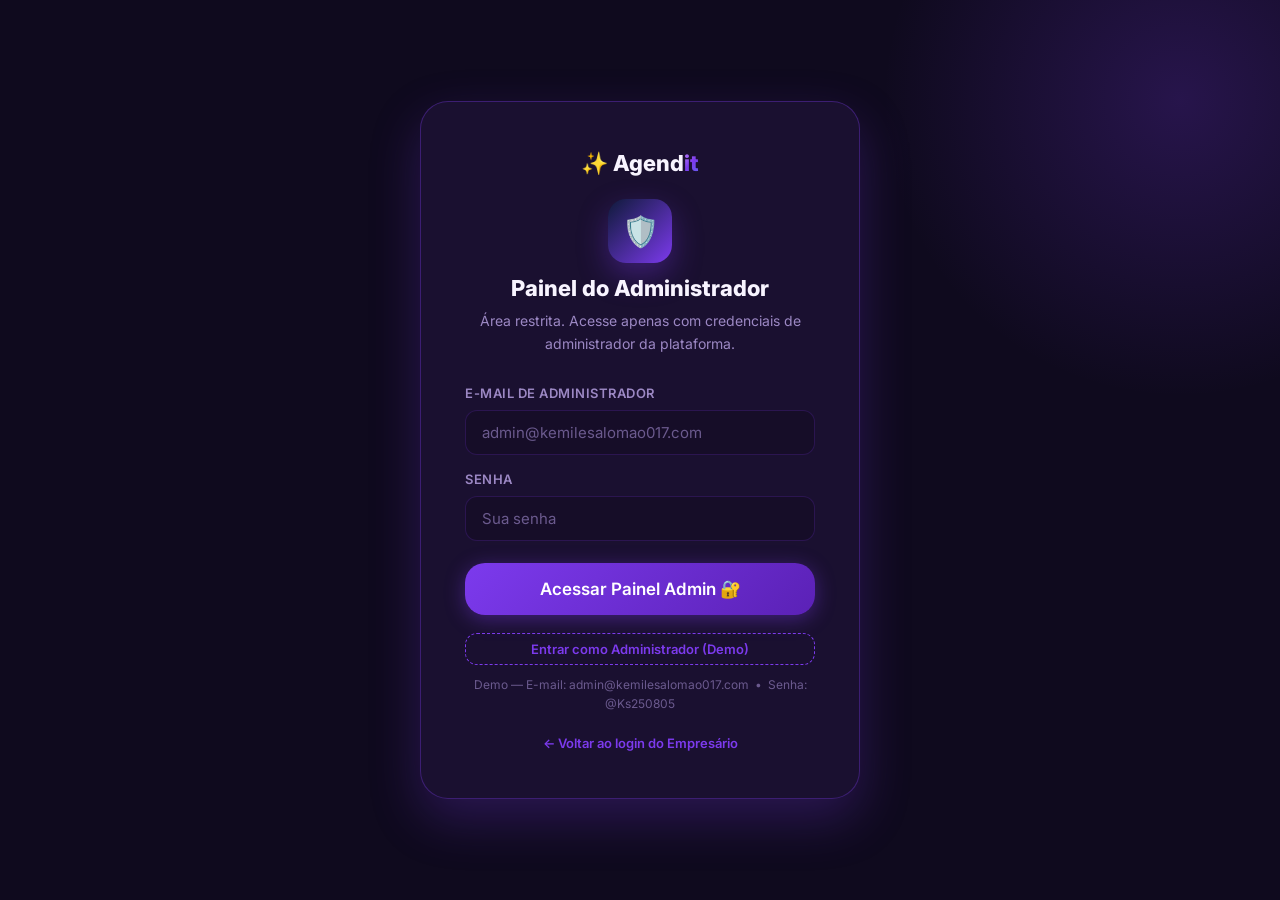
<file: admin-login.html>
<!DOCTYPE html>
<html lang="pt-BR">
<head>
  <meta charset="UTF-8">
  <meta name="viewport" content="width=device-width, initial-scale=1.0">
  <title>Login do Administrador — Agendit</title>
  <link rel="stylesheet" href="style.css">
  <link rel="icon" href="data:image/svg+xml,<svg xmlns=%22http://www.w3.org/2000/svg%22 viewBox=%220 0 100 100%22><text y=%22.9em%22 font-size=%2290%22>🛡️</text></svg>">
</head>
<body class="auth-page admin-auth-page">

  <div class="auth-box admin-auth-box">
    <div class="auth-header">
      <div class="logo">
        <a href="index.html">✨ Agend<span class="text-gradient">it</span></a>
      </div>
      <div style="width: 64px; height: 64px; margin: 18px auto 8px; border-radius: 18px; background: linear-gradient(135deg, #0F1A3A, #7C3AED); display:flex; align-items:center; justify-content:center; font-size: 30px; box-shadow: 0 12px 30px rgba(124,58,237,0.35);">🛡️</div>
      <h2>Painel do Administrador</h2>
      <p>Área restrita. Acesse apenas com credenciais de administrador da plataforma.</p>
    </div>

    <!-- ERRO -->
    <div class="auth-error" id="auth-error"></div>

    <!-- FORM LOGIN ADMIN -->
    <form id="form-admin-login" onsubmit="handleAdminLogin(event)">
      <div class="form-group" style="margin-bottom: 14px;">
        <label class="form-label" for="admin-email">E-mail de administrador</label>
        <input type="email" id="admin-email" class="form-input" placeholder="admin@kemilesalomao017.com" required>
      </div>
      <div class="form-group" style="margin-bottom: 22px;">
        <label class="form-label" for="admin-password">Senha</label>
        <input type="password" id="admin-password" class="form-input" placeholder="Sua senha" required>
      </div>
      <button type="submit" class="btn btn-primary btn-lg btn-full">
        Acessar Painel Admin 🔐
      </button>
    </form>

    <div class="auth-footer">
      <button type="button" class="btn btn-ghost btn-sm btn-full" style="border: 1.5px dashed var(--primary); color: var(--primary);" onclick="loginAdminDemo()">
        Entrar como Administrador (Demo)
      </button>
      <p style="font-size: 12px; color: var(--text-faint); margin-top: 10px; text-align: center;">
        Demo — E-mail: admin@kemilesalomao017.com &nbsp;•&nbsp; Senha: @Ks250805
      </p>
    </div>

    <div style="margin-top: 20px; text-align: center; font-size: 13px;">
      <a href="login.html" style="color: var(--primary); font-weight: 600;">← Voltar ao login do Empresário</a>
    </div>
  </div>

  <script src="app.js"></script>
  <script>
    // Se já estiver logado como admin, vai direto ao painel
    if (Auth.isLoggedIn() && Auth.isAdmin()) {
      window.location.replace('admin-dashboard.html');
    }

    function showError(msg) {
      const box = document.getElementById('auth-error');
      box.innerText = msg;
      box.classList.add('show');
    }

    function handleAdminLogin(e) {
      e.preventDefault();
      const email = document.getElementById('admin-email').value;
      const password = document.getElementById('admin-password').value;
      const box = document.getElementById('auth-error');
      box.classList.remove('show');

      const res = Auth.loginAdmin(email, password);
      if (!res.ok) {
        showError(res.error);
        return;
      }
      window.location.replace('admin-dashboard.html');
    }

    function loginAdminDemo() {
      const res = Auth.loginAdmin('admin@kemilesalomao017.com', '@Ks250805');
      if (!res.ok) {
        showError('Não foi possível entrar como administrador.');
        return;
      }
      window.location.replace('admin-dashboard.html');
    }
  </script>
</body>
</html>
</file>
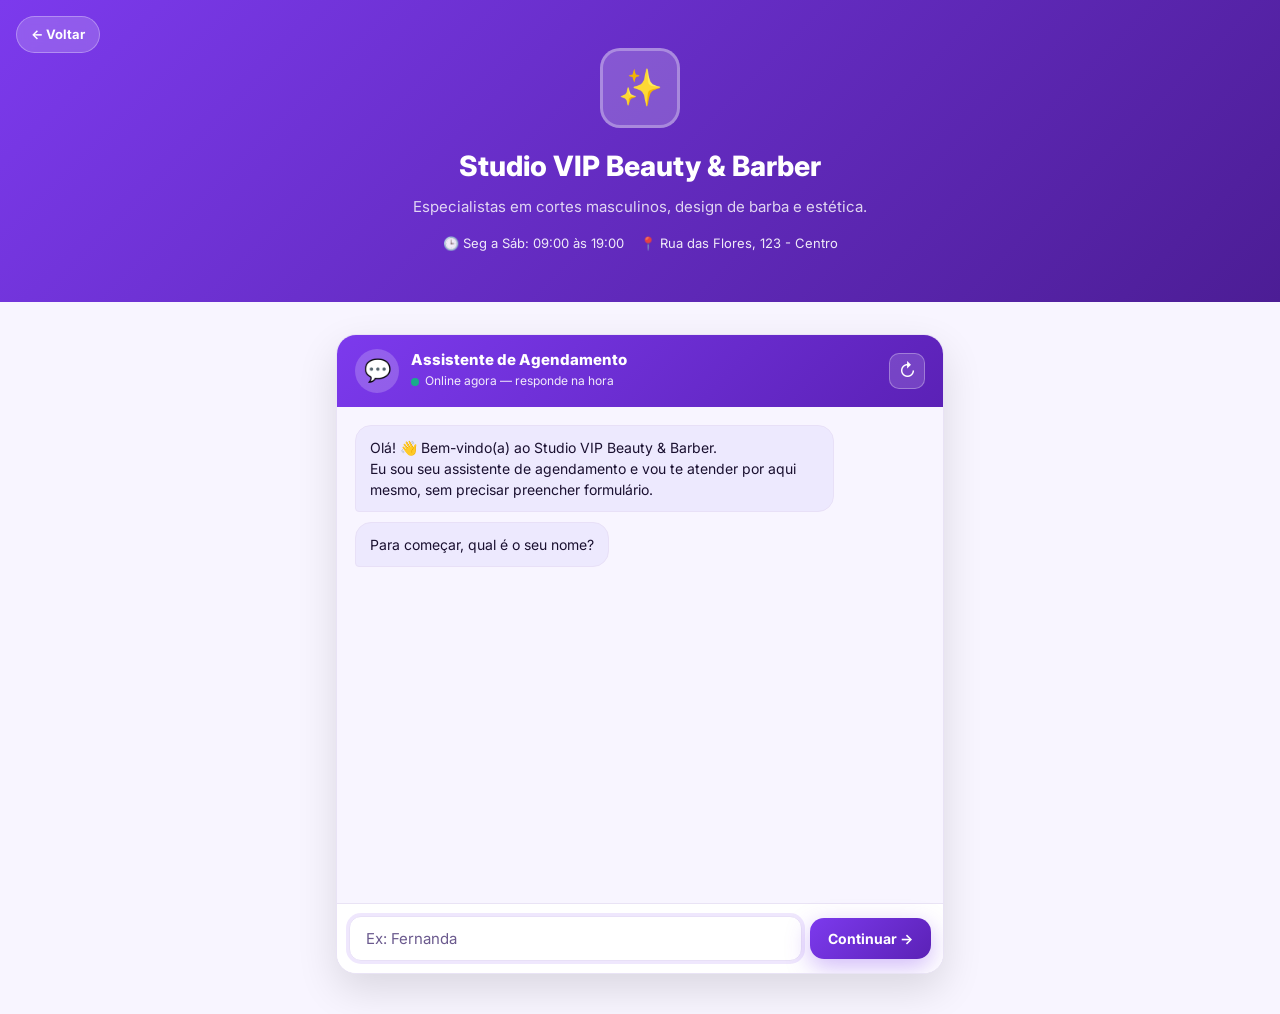
<file: agendamento.html>
<!DOCTYPE html>
<html lang="pt-BR">
<head>
  <meta charset="UTF-8">
  <meta name="viewport" content="width=device-width, initial-scale=1.0">
  <title>Agendamento Online</title>
  <link rel="stylesheet" href="style.css">
  <link rel="icon" href="data:image/svg+xml,<svg xmlns=%22http://www.w3.org/2000/svg%22 viewBox=%220 0 100 100%22><text y=%22.9em%22 font-size=%2290%22>📅</text></svg>">
</head>
<body class="booking-page">

  <!-- CABEÇALHO DO ESTABELECIMENTO -->
  <header class="booking-header" id="booking-header" style="position: relative;">
    <a href="index.html" class="booking-back-btn" title="Voltar para o início">← Voltar</a>
    <div id="logo-container">
      <div class="booking-logo-placeholder" id="header-logo-placeholder">✨</div>
      <img id="header-logo-img" class="booking-logo" style="display: none;" alt="Logo da Empresa">
    </div>
    <h1 class="booking-company-name" id="header-company-name">Studio VIP</h1>
    <p class="booking-company-desc" id="header-company-desc">Converse com nosso assistente e agende seu horário em menos de 1 minuto.</p>
    <div style="margin-top: 14px; font-size: 13px; opacity: 0.9; display: flex; justify-content: center; gap: 16px; flex-wrap: wrap;">
      <span id="header-company-hours">🕒 Seg a Sáb: 09h às 19h</span>
      <span id="header-company-address">📍 Endereço do Estabelecimento</span>
    </div>
  </header>

  <!-- PAINEL DE AGENDAMENTO 100% VIA CHATBOT -->
  <main class="booking-content booking-chat-mode">

    <div id="booking-chat-flow">
      <div class="chat-main-card" id="chat-main-card">
        <div class="chat-main-header">
          <button class="chat-main-back" id="chat-back-btn" onclick="goBackChat()" title="Voltar" style="display: none;">←</button>
          <div class="chat-main-header-avatar">💬</div>
          <div>
            <div class="chat-main-header-title">Assistente de Agendamento</div>
            <div class="chat-main-header-sub"><span style="display:inline-block;width:8px;height:8px;background:#10B981;border-radius:50%;margin-right:6px;vertical-align:middle;"></span>Online agora — responde na hora</div>
          </div>
          <button class="chat-main-restart" onclick="restartChat()" title="Recomeçar conversa">↻</button>
        </div>

        <div class="chat-main-messages" id="chat-main-messages"></div>

        <div class="chat-main-options" id="chat-main-options"></div>

        <div class="chat-main-input-area" id="chat-main-input-area" style="display: none;">
          <!-- input injetado via JS -->
        </div>
      </div>

      <!-- MODAL DE PAGAMENTO (reutilizado pelo chat) -->
      <div class="payment-modal-overlay" id="payment-modal">
        <div class="payment-modal">
          <div class="payment-modal-header">
            <div style="font-weight: 800; font-size: 18px;" id="pm-title">Pagamento</div>
            <button type="button" class="payment-modal-close" onclick="closePaymentModal()">✕</button>
          </div>
          <div id="pm-status-msg" class="payment-modal-status"></div>
          <div id="pm-pix-content" style="display: none;">
            <div style="text-align: center; margin-bottom: 12px;">
              <div style="font-size: 13px; color: #6b5a8e; margin-bottom: 8px;">Transfira o valor abaixo usando a chave PIX:</div>
              <div style="font-size: 26px; font-weight: 900; color: #7C3AED;" id="pm-pix-amount">R$ 0,00</div>
            </div>
            <div id="pm-qr-wrap" style="display: none; text-align: center; margin-bottom: 14px; background: #fff; border: 1.5px solid #e8e0f7; border-radius: 12px; padding: 14px;">
              <div style="font-size: 12px; color: #5b21b6; font-weight: 700; text-transform: uppercase; letter-spacing: 0.5px; margin-bottom: 10px;">QR Code PIX enviado pelo estabelecimento</div>
              <img id="pm-qr-img" style="width: 180px; height: 180px; border-radius: 10px; margin: 0 auto; display: block; background: #fff; object-fit: contain;" alt="QR Code PIX">
              <div style="display: flex; gap: 8px; margin-top: 10px;">
                <button type="button" class="btn btn-outline btn-sm" style="flex: 1;" onclick="copyPixQrFromModal()">📋 Copiar QR Code</button>
                <button type="button" class="btn btn-ghost btn-sm" style="flex: 1;" onclick="downloadPixQr()">⬇️ Baixar QR</button>
              </div>
            </div>
            <div style="background: #ede9fe; border-radius: 12px; padding: 16px; margin-bottom: 14px;">
              <div style="font-size: 12px; color: #5b21b6; font-weight: 700; text-transform: uppercase; letter-spacing: 0.5px; margin-bottom: 8px;">Chave PIX do Estabelecimento</div>
              <div id="pm-pix-key" style="font-size: 15px; font-weight: 700; color: #1a1030; word-break: break-all; margin-bottom: 4px;">—</div>
              <div id="pm-pix-name" style="font-size: 13px; color: #6b5a8e;">—</div>
            </div>
            <button type="button" class="booking-btn" style="width: 100%; margin-bottom: 8px;" onclick="copyPixKey()">📋 Copiar Chave PIX</button>
            <button type="button" class="booking-btn" style="width: 100%; background: linear-gradient(135deg, #10B981, #059669); box-shadow: 0 8px 24px rgba(16,185,129,0.35);" onclick="confirmPixPayment()">✅ Já realizei o pagamento</button>
          </div>
          <div id="pm-card-content" style="display: none;">
            <form id="pm-card-form" onsubmit="processCardPayment(event)">
              <div class="form-group" style="margin-bottom: 12px;">
                <label class="form-label" for="pm-card-number">Número do cartão</label>
                <input type="text" id="pm-card-number" class="form-input" placeholder="0000 0000 0000 0000" required oninput="this.value = maskCardNumber(this.value)">
              </div>
              <div class="form-group" style="margin-bottom: 12px;">
                <label class="form-label" for="pm-card-holder">Nome no cartão</label>
                <input type="text" id="pm-card-holder" class="form-input" placeholder="Como está no cartão" required>
              </div>
              <div class="form-grid" style="margin-bottom: 14px;">
                <div class="form-group">
                  <label class="form-label" for="pm-card-expiry">Validade</label>
                  <input type="text" id="pm-card-expiry" class="form-input" placeholder="MM/AA" required oninput="this.value = maskCardExpiry(this.value)">
                </div>
                <div class="form-group">
                  <label class="form-label" for="pm-card-cvv">CVV</label>
                  <input type="password" id="pm-card-cvv" class="form-input" placeholder="123" maxlength="4" required>
                </div>
              </div>
              <div style="background: #f1f0ff; border: 1px solid #e8e0f7; border-radius: 10px; padding: 12px; font-size: 13px; color: #6b5a8e; margin-bottom: 16px;">🔒 Pagamento processado com segurança por gateway. Seus dados de cartão não são armazenados.</div>
              <button type="submit" class="booking-btn" style="width: 100%;" id="pm-card-submit">Pagar agora</button>
            </form>
          </div>
          <div id="pm-processing" style="display: none; text-align: center; padding: 20px;">
            <div class="spinner"></div>
            <div style="margin-top: 12px; color: #6b5a8e;">Processando pagamento...</div>
          </div>
        </div>
      </div>
    </div>

    <!-- TELA DE SUCESSO -->
    <div class="booking-success" id="booking-success" style="position: relative;">
      <button onclick="resetBookingFlow()" class="booking-back-btn" style="position: absolute; top: 16px; left: 16px; background: #f8f5ff; border: 1px solid #e8e0f7; color: #6b5a8e;" title="Voltar">← Voltar</button>
      <div class="booking-success-icon">🎉</div>
      <h2>Agendamento Realizado com Sucesso!</h2>
      <p id="success-message">Seu horário foi reservado com sucesso! A notificação oficial já está pronta para envio no WhatsApp.</p>
      <div style="background: #f8f5ff; border: 1.5px solid #e8e0f7; border-radius: 14px; padding: 20px; text-align: left; margin: 24px 0;">
        <div style="font-size: 12px; font-weight: 700; color: #7C3AED; text-transform: uppercase; margin-bottom: 10px;">Detalhes da Reserva:</div>
        <div style="font-size: 14px; margin-bottom: 6px;" id="success-detail-service"></div>
        <div style="font-size: 14px; margin-bottom: 6px;" id="success-detail-date"></div>
        <div style="font-size: 14px; margin-bottom: 6px;" id="success-detail-client"></div>
        <div style="font-size: 15px; font-weight: 700; color: #7C3AED; margin-top: 8px;" id="success-detail-price"></div>
        <div id="success-payment-summary" style="display: none; margin-top: 10px; padding-top: 10px; border-top: 1px dashed #c4b5fd;"></div>
      </div>
      <div id="payment-success-block" class="booking-form" style="display: none; text-align: left;">
        <div style="display: flex; align-items: center; gap: 10px; margin-bottom: 14px;">
          <span style="font-size: 24px;">⚡</span>
          <div style="font-weight: 700; font-size: 16px;">Para concluir, faça o pagamento via PIX</div>
        </div>
        <div style="background: #ede9fe; border-radius: 12px; padding: 16px; margin-bottom: 14px;">
          <div style="font-size: 12px; color: #5b21b6; font-weight: 700; text-transform: uppercase; letter-spacing: 0.5px; margin-bottom: 8px;">Chave PIX do Estabelecimento</div>
          <div id="pix-key-success" style="font-size: 15px; font-weight: 700; color: #1a1030; word-break: break-all; margin-bottom: 4px;">—</div>
          <div id="pix-name-success" style="font-size: 13px; color: #6b5a8e;">—</div>
        </div>
        <div id="pix-value-success" style="text-align: center; font-size: 20px; font-weight: 800; color: #7C3AED; margin-bottom: 14px;"></div>
        <button type="button" class="booking-btn" onclick="copyPixKey()" style="width: 100%;">📋 Copiar Chave PIX</button>
      </div>
      <a id="whatsapp-notify-btn" href="#" class="whatsapp-btn"><span>📲 Abrir Notificação no WhatsApp</span></a>
      <div style="margin-top: 24px;">
        <button type="button" class="btn btn-outline btn-sm" onclick="resetBookingFlow()" style="color: #6b5a8e; border-color: #e8e0f7;">Fazer Outro Agendamento</button>
      </div>
    </div>

  </main>

  <script src="app.js"></script>
  <script>
    // Horários disponíveis
    const TIME_SLOTS = ['09:00','09:45','10:30','11:15','13:00','14:00','15:00','16:00','17:00','18:00','18:45','19:30'];

    // Estado do agendamento via chat
    let chatName = '';
    let chatPhone = '';
    let chatNotes = '';
    let chatService = null;
    let chatDate = null;
    let chatTime = null;
    let pendingBooking = null;

    const chatMessages = document.getElementById('chat-main-messages');
    const chatOptions = document.getElementById('chat-main-options');
    const chatInputArea = document.getElementById('chat-main-input-area');

    document.addEventListener('DOMContentLoaded', () => {
      loadBusinessProfile();
      startConversation();
    });

    function loadBusinessProfile() {
      const biz = Storage.getBusiness();
      document.title = `Agendar Horário — ${biz.name}`;
      document.getElementById('header-company-name').innerText = biz.name;
      if (biz.description) document.getElementById('header-company-desc').innerText = biz.description;
      if (biz.hours) document.getElementById('header-company-hours').innerText = `🕒 ${biz.hours}`;
      if (biz.address) document.getElementById('header-company-address').innerText = `📍 ${biz.address}`; else document.getElementById('header-company-address').style.display = 'none';
      if (biz.primaryColor) document.getElementById('booking-header').style.background = `linear-gradient(135deg, ${biz.primaryColor}, #4C1D95)`;
      if (biz.logo) {
        const logoImg = document.getElementById('header-logo-img');
        logoImg.src = biz.logo; logoImg.style.display = 'block';
        document.getElementById('header-logo-placeholder').style.display = 'none';
      }
    }

    // ===== Helpers do chat =====
    function botSay(text) {
      const msg = document.createElement('div');
      msg.className = 'chatbot-msg bot';
      msg.innerText = text;
      chatMessages.appendChild(msg);
      scrollChat();
    }
    function userSay(text) {
      const msg = document.createElement('div');
      msg.className = 'chatbot-msg user';
      msg.innerText = text;
      chatMessages.appendChild(msg);
      scrollChat();
    }
    function showTyping(callback) {
      const typing = document.createElement('div');
      typing.className = 'chatbot-typing';
      typing.innerHTML = '<span></span><span></span><span></span>';
      chatMessages.appendChild(typing);
      scrollChat();
      setTimeout(() => { typing.remove(); callback(); }, 650);
    }
    function botAsk(text, options) {
      if (text) botSay(text);
      chatOptions.innerHTML = '';
      hideChatInput();
      options.forEach(opt => {
        const b = document.createElement('button');
        b.className = 'chatbot-option-btn';
        b.innerHTML = opt.label;
        b.onclick = () => { chatOptions.innerHTML=''; opt.action(); };
        chatOptions.appendChild(b);
      });
      scrollChat();
    }
    function showChatInput(placeholder, buttonLabel, onSubmit, type='text') {
      chatOptions.innerHTML = '';
      chatInputArea.style.display = 'flex';
      chatInputArea.innerHTML = `
        <input type="${type}" id="chat-text-input" class="form-input" placeholder="${placeholder}" style="flex:1; background:#fff; border-color:#e8e0f7;">
        <button class="booking-btn" style="width:auto; padding:12px 18px; font-size:14px; white-space:nowrap;" id="chat-submit-btn">${buttonLabel}</button>
      `;
      const input = document.getElementById('chat-text-input');
      if (type==='tel') input.oninput = () => { input.value = maskPhone(input.value); };
      setTimeout(()=> input.focus(), 80);
      input.addEventListener('keydown', (e)=> { if(e.key==='Enter') onSubmit(); });
      document.getElementById('chat-submit-btn').onclick = onSubmit;
      scrollChat();
    }
    function hideChatInput() {
      chatInputArea.style.display = 'none';
      chatInputArea.innerHTML='';
    }
    function scrollChat() {
      chatMessages.scrollTop = chatMessages.scrollHeight;
      setTimeout(()=> chatMessages.scrollTop = chatMessages.scrollHeight, 80);
    }

    // ===== Fluxo conversacional =====
    function startConversation() {
      const biz = Storage.getBusiness();
      const bizName = (biz && biz.name) || 'o estabelecimento';
      botSay(`Olá! 👋 Bem-vindo(a) ao ${bizName}.\nEu sou seu assistente de agendamento e vou te atender por aqui mesmo, sem precisar preencher formulário.`);
      setTimeout(()=> askName(), 600);
    }

    function askName() {
      botSay('Para começar, qual é o seu nome?');
      showChatInput('Ex: Fernanda', 'Continuar →', submitName);
    }
    function submitName() {
      const inp = document.getElementById('chat-text-input');
      chatName = inp ? inp.value.trim() : '';
      if (!chatName || chatName.length < 2) { botSay('Por favor, digite seu nome para continuarmos 😊'); return; }
      userSay(chatName);
      hideChatInput();
      updateBackBtn();
      setTimeout(()=> askService(), 400);
    }

    function askService() {
      showTyping(()=> {
        botAsk(`Olá, ${chatName}! 👋 Qual serviço você tem interesse?`, getServiceOptions());
      });
    }
    function getServiceOptions() {
      const services = Storage.getServices();
      return services.map(svc => ({
        label: `${svc.icon||'✨'} <b>${svc.name}</b> — ${formatMoney(svc.price)} <span style="color:#6b5a8e;font-weight:400;">· ${svc.duration}</span>`,
        action: () => selectChatService(svc)
      }));
    }
    function selectChatService(svc) {
      chatService = svc;
      userSay(`${svc.icon||'✨'} ${svc.name} — ${formatMoney(svc.price)}`);
      updateBackBtn();
      showTyping(()=> askDate());
    }

    function getDateOptions() {
      const days = ['Dom','Seg','Ter','Qua','Qui','Sex','Sáb'];
      const today = new Date();
      const out=[];
      for(let i=0;i<7;i++){
        const d=new Date(); d.setDate(today.getDate()+i);
        out.push({ raw: d.toISOString().split('T')[0], label: `${i===0?'Hoje':(i===1?'Amanhã':days[d.getDay()])} · ${d.getDate()}/${d.getMonth()+1}`, display: `${d.getDate()}/${d.getMonth()+1} (${days[d.getDay()]})` });
      }
      return out;
    }
    function askDate() {
      botSay('Ótimo escolha! Agora me diga, qual dia prefere?');
      const opts = getDateOptions().map(d=> ({ label:`<b>${d.label}</b>`, action:()=> selectChatDate(d) }));
      botAsk('', opts);
    }
    function selectChatDate(d) {
      chatDate = d;
      userSay(`📅 ${d.label}`);
      updateBackBtn();
      showTyping(()=> askTime());
    }
    function askTime() {
      botSay(`Perfeito, ${dLabel(chatDate)}! Qual horário prefere?`);
      const opts = TIME_SLOTS.map(t=> ({ label:`<b>${t}</b>`, action:()=> selectChatTime(t) }));
      botAsk('', opts);
    }
    function dLabel(d){ return d?d.label:''; }
    function selectChatTime(t) {
      chatTime = t;
      userSay(`⏰ ${t}`);
      updateBackBtn();
      showTyping(()=> askPhone());
    }

    function askPhone() {
      botSay('Qual seu WhatsApp com DDD? É por lá que enviaremos a confirmação 📲');
      showChatInput('(11) 98888-8888', 'Continuar →', submitPhone, 'tel');
    }
    function submitPhone() {
      const inp = document.getElementById('chat-text-input');
      let v = inp ? inp.value.trim() : '';
      const digits = v.replace(/\D/g,'');
      if (digits.length < 10) { botSay('Digite um WhatsApp válido com DDD, ex: (11) 98888-8888'); return; }
      chatPhone = v;
      userSay(chatPhone);
      hideChatInput();
      chatNotes = '';
      updateBackBtn();
      setTimeout(()=> showSummary(), 400);
    }

    function showSummary() {
      const cfg = Storage.getPaymentConfig();
      const calc = computePayment(chatService.price, cfg);
      let txt = `Confira seu agendamento, ${chatName}:\n\n✂️ ${chatService.name}\n📅 ${chatDate.label} às ${chatTime}\n👤 ${chatName} — ${chatPhone}\n💰 ${formatMoney(calc.total)}`;
      if(chatNotes) txt += `\n📝 ${chatNotes}`;
      if(calc.requiresUpfront) txt += `\n\n💳 Sinal para confirmar: ${formatMoney(calc.upfrontAmount)} (${calc.percent}%)\nRestante presencial: ${formatMoney(calc.remainingAmount)}`;
      else txt += `\n\nPagamento presencial no atendimento.`;
      botSay(txt);
      setTimeout(()=>{
        if(calc.requiresUpfront) showPaymentOptions(calc);
        else botAsk('Tudo certo para confirmar?', [ {label:'✅ Sim, confirmar agendamento', action: confirmFreeBooking}, {label:'↻ Recomeçar', action: restartChat} ]);
      }, 500);
    }

    function showPaymentOptions(calc){
      const biz = Storage.getBusiness();
      const hasPix = biz && biz.pixKey && biz.pixKey.trim();
      botSay('Para garantir seu horário, é necessário pagar o sinal. Se o pagamento não for aprovado, o horário não será confirmado e você poderá tentar novamente.');
      const opts=[];
      if(hasPix) opts.push({label:`⚡ Pagar com PIX — ${formatMoney(calc.upfrontAmount)}`, action: startPixPayment});
      opts.push({label:`💳 Pagar com Cartão — ${formatMoney(calc.upfrontAmount)}`, action: startCardPayment});
      opts.push({label:'↻ Recomeçar', action: restartChat});
      botAsk('Como deseja pagar o sinal?', opts);
    }

    function buildPending(){
      return { clientName: chatName, clientPhone: chatPhone, clientNotes: chatNotes, service: chatService, dateRaw: chatDate.raw, dateDisplay: chatDate.label, time: chatTime };
    }
    function startPixPayment(){
      pendingBooking = buildPending();
      openPaymentModal('pix');
    }
    function startCardPayment(){
      pendingBooking = buildPending();
      openPaymentModal('card');
    }
    function confirmFreeBooking(){
      pendingBooking = buildPending();
      finalizeBooking(pendingBooking, null);
    }

    function restartChat(){
      chatName=''; chatPhone=''; chatNotes=''; chatService=null; chatDate=null; chatTime=null; pendingBooking=null;
      chatMessages.innerHTML=''; chatOptions.innerHTML=''; hideChatInput();
      updateBackBtn();
      setTimeout(()=> startConversation(), 300);
    }
    function goBackChat(){
      // sucesso -> volta ao chat
      if(document.getElementById('booking-success').classList.contains('show')){
        resetBookingFlow(); return;
      }
      // modal aberto -> fecha
      const modal=document.getElementById('payment-modal');
      if(modal && modal.classList.contains('show')){ closePaymentModal(); return; }
      // volta por etapas do chat
      if(chatPhone){ chatPhone=''; chatMessages.innerHTML=''; chatOptions.innerHTML=''; hideChatInput(); askPhone(); updateBackBtn(); return; }
      if(chatTime){ chatTime=null; chatMessages.innerHTML=''; chatOptions.innerHTML=''; hideChatInput(); botSay(`Voltamos. ${dLabel(chatDate)} — escolha outro horário:`); askTime(); updateBackBtn(); return; }
      if(chatDate){ chatDate=null; chatMessages.innerHTML=''; chatOptions.innerHTML=''; hideChatInput(); askDate(); updateBackBtn(); return; }
      if(chatService){ chatService=null; chatMessages.innerHTML=''; chatOptions.innerHTML=''; hideChatInput(); askService(); updateBackBtn(); return; }
      if(chatName){ chatName=''; chatMessages.innerHTML=''; chatOptions.innerHTML=''; hideChatInput(); askName(); updateBackBtn(); return; }
      window.location.href='index.html';
    }
    function updateBackBtn(){
      const btn=document.getElementById('chat-back-btn');
      if(!btn) return;
      const hasHistory = !!(chatName || chatService || chatDate || chatTime || chatPhone || document.getElementById('booking-success').classList.contains('show'));
      btn.style.display = hasHistory ? 'flex' : 'none';
    }

    // ===== Pagamento e finalização (reutiliza gateway) =====
    function copyPixKey(){
      const biz = Storage.getBusiness();
      const pix = (biz && biz.pixKey) || '';
      if(!pix) return;
      navigator.clipboard.writeText(pix).then(()=> showToast('Chave PIX copiada!','success')).catch(()=> showToast('Chave copiada!','success'));
    }
    function copyPixQrFromModal(){
      const biz = Storage.getBusiness();
      const qr = biz.pixQr;
      if(!qr){ showToast('Nenhum QR para copiar','error'); return; }
      if(qr.startsWith('data:')){
        const a=document.createElement('a'); a.href=qr; a.download='qrcode-pix.png'; a.click();
        showToast('QR baixado!','success');
      } else {
        navigator.clipboard.writeText(qr).then(()=> showToast('Link do QR copiado!','success'));
      }
    }
    function downloadPixQr(){
      const biz = Storage.getBusiness();
      const qr = biz.pixQr;
      if(!qr){ showToast('Nenhum QR','error'); return; }
      const a=document.createElement('a'); a.href=qr; a.download='qrcode-pix.png'; a.click();
      showToast('QR baixado!','success');
    }
    function openPaymentModal(method){
      if(!pendingBooking || !pendingBooking.service){ showToast('Preencha a conversa até o final antes de pagar.','error'); return; }
      const cfg = Storage.getPaymentConfig();
      const calc = computePayment(pendingBooking.service.price, cfg);
      const biz = Storage.getBusiness();
      const modal = document.getElementById('payment-modal');
      setStatus('');
      document.getElementById('pm-pix-amount').innerText = formatMoney(calc.upfrontAmount);
      document.getElementById('pm-pix-key').innerText = (biz && biz.pixKey) || 'Nenhuma chave configurada';
      document.getElementById('pm-pix-name').innerText = (biz && biz.pixName) ? `Nome: ${biz.pixName}` : '';
      const qrWrap=document.getElementById('pm-qr-wrap');
      const qrImg=document.getElementById('pm-qr-img');
      if(biz.pixQr && biz.pixQrEnabled){
        if(qrWrap) qrWrap.style.display='block';
        if(qrImg) qrImg.src=biz.pixQr;
      } else {
        if(qrWrap) qrWrap.style.display='none';
      }
      document.getElementById('pm-card-form').reset();
      showPayMethod(method==='card' ? 'card' : 'pix');
      document.getElementById('pm-title').innerText = `Pagar ${formatMoney(calc.upfrontAmount)} (${method==='card' ? 'Cartão' : 'PIX'})`;
      modal.classList.add('show');
    }
    function closePaymentModal(){ document.getElementById('payment-modal').classList.remove('show'); setStatus(''); }
    function setStatus(msg,type){ const el=document.getElementById('pm-status-msg'); el.innerText=msg||''; el.className='payment-modal-status'+(type?' '+type:''); }
    function showPayMethod(method){
      document.getElementById('pm-pix-content').style.display = method==='pix'?'block':'none';
      document.getElementById('pm-card-content').style.display = method==='card'?'block':'none';
      document.getElementById('pm-processing').style.display='none';
    }
    function confirmPixPayment(){
      const cfg=Storage.getPaymentConfig();
      const calc=computePayment(pendingBooking.service.price, cfg);
      const biz=Storage.getBusiness();
      setStatus('Gerando cobrança PIX...');
      document.getElementById('pm-processing').style.display='block';
      document.getElementById('pm-pix-content').style.display='none';
      PaymentGateway.activeGateway=cfg.gateway;
      PaymentGateway.createCharge({ amount: calc.upfrontAmount, method: PAYMENT_METHODS.PIX, description:`Sinal de ${pendingBooking.service.name} — ${biz.name}`, biz, customer:{name:pendingBooking.clientName, phone:pendingBooking.clientPhone} }).then(res=>{
        if(!res.ok){ paymentFailed('Não foi possível gerar o pagamento PIX. Tente novamente.'); return; }
        PaymentGateway.confirmCharge(res.paymentId).then(confirm=>{
          if(confirm.ok && confirm.status==='approved') paymentSucceeded({method:'pix', paymentId: res.paymentId});
          else paymentFailed('Pagamento não aprovado. Tente novamente.');
        });
      });
    }
    function processCardPayment(e){
      e.preventDefault();
      const cfg=Storage.getPaymentConfig();
      const calc=computePayment(pendingBooking.service.price, cfg);
      const biz=Storage.getBusiness();
      document.getElementById('pm-card-submit').disabled=true;
      setStatus('Processando pagamento com cartão...');
      document.getElementById('pm-processing').style.display='block';
      document.getElementById('pm-card-content').style.display='none';
      PaymentGateway.activeGateway=cfg.gateway;
      PaymentGateway.createCharge({ amount: calc.upfrontAmount, method: PAYMENT_METHODS.CARD, description:`Sinal de ${pendingBooking.service.name} — ${biz.name}`, biz, customer:{name:pendingBooking.clientName, phone:pendingBooking.clientPhone} }).then(res=>{
        if(!res.ok){ paymentFailed('Pagamento não aprovado. Tente novamente.','card'); return; }
        PaymentGateway.confirmCharge(res.paymentId).then(confirm=>{
          if(confirm.ok && confirm.status==='approved') paymentSucceeded({method:'card', paymentId: res.paymentId}, true);
          else paymentFailed('Pagamento não aprovado. Tente novamente.','card');
        });
      });
    }
    function paymentSucceeded(paymentInfo, isCard){
      setStatus('Pagamento aprovado! Confirmando seu agendamento...','success');
      finalizeBooking(pendingBooking, Object.assign({approved:true}, paymentInfo));
      closePaymentModal();
    }
    function paymentFailed(msg, method){
      setStatus(msg || 'O pagamento não foi concluído. Tente novamente.','error');
      document.getElementById('pm-processing').style.display='none';
      if(method==='card'){ document.getElementById('pm-card-content').style.display='block'; document.getElementById('pm-card-submit').disabled=false; }
      else document.getElementById('pm-pix-content').style.display='block';
    }

    function finalizeBooking(booking, paymentInfo){
      const biz=Storage.getBusiness();
      const cfg=Storage.getPaymentConfig();
      const calc=computePayment(booking.service.price, cfg);
      const payRecord=buildPaymentRecord({ servicePrice: booking.service.price, paymentConfig: cfg, method: paymentInfo ? paymentInfo.method : (cfg.requireUpfront ? null : 'cash') });
      if(paymentInfo && paymentInfo.approved){
        payRecord.paidAmount = calc.upfrontAmount;
        payRecord.remainingAmount = calc.remainingAmount;
        payRecord.paymentStatus = calc.remainingAmount <=0 ? PAYMENT_STATUS.PAID : PAYMENT_STATUS.PARTIAL;
        payRecord.appointmentStatus = APPOINTMENT_STATUS.BOOKED;
        payRecord.method = paymentInfo.method;
        payRecord.transactionId = paymentInfo.paymentId || null;
      }
      const newAppointment = {
        id: 'apt-'+Date.now(),
        clientName: booking.clientName,
        clientPhone: booking.clientPhone,
        serviceName: booking.service.name,
        serviceId: booking.service.id,
        price: booking.service.price,
        date: booking.dateRaw,
        dateDisplay: booking.dateDisplay,
        time: booking.time,
        notes: booking.clientNotes,
        status: payRecord.appointmentStatus===APPOINTMENT_STATUS.CANCELLED?'cancelled':'confirmed',
        createdAt: new Date().toISOString(),
        payment: payRecord
      };
      Storage.addAppointment(newAppointment);
      const cleanBizPhone=(biz.whatsapp||'').replace(/\D/g,'');
      const payLine = cfg.requireUpfront ? `💳 *Sinal pago:* ${formatMoney(payRecord.paidAmount)} (${payRecord.method==='card'?'Cartão':'PIX'})\n💰 *Restante (presencial):* ${formatMoney(payRecord.remainingAmount)}\n` : `💰 *Pagamento:* presencial no atendimento\n`;
      const waText=`*CONFIRMAÇÃO DE AGENDAMENTO* ✨\n🏢 *Estabelecimento:* ${biz.name}\n👤 *Cliente:* ${booking.clientName}\n📱 *Telefone:* ${booking.clientPhone}\n✂️ *Serviço:* ${booking.service.name}\n📅 *Data:* ${booking.dateDisplay} (${booking.dateRaw})\n⏰ *Horário:* ${booking.time}\n💰 *Valor total:* ${formatMoney(booking.service.price)}\n${payLine}${booking.clientNotes?`📝 *Observação:* ${booking.clientNotes}\n`:''}📍 *Endereço:* ${biz.address||'Consulte o estabelecimento'}\n\nAgradecemos sua preferência! Nos vemos em breve.`;
      const waUrl=`https://wa.me/${cleanBizPhone||'5511999999999'}?text=${encodeURIComponent(waText)}`;
      document.getElementById('success-detail-service').innerHTML=`<strong>Serviço:</strong> ${booking.service.name}`;
      document.getElementById('success-detail-date').innerHTML=`<strong>Data e Horário:</strong> ${booking.dateDisplay} às ${booking.time}`;
      document.getElementById('success-detail-client').innerHTML=`<strong>Cliente:</strong> ${booking.clientName} (${booking.clientPhone})`;
      document.getElementById('success-detail-price').innerHTML=`Valor Total: ${formatMoney(booking.service.price)}`;
      const paySummary=document.getElementById('success-payment-summary');
      if(paySummary){
        if(cfg.requireUpfront){
          paySummary.innerHTML=`<div style="display:flex;justify-content:space-between;font-size:14px;margin-bottom:4px;"><span>Sinal pago (${payRecord.method==='card'?'Cartão':'PIX'}):</span><strong style="color:#10B981;">${formatMoney(payRecord.paidAmount)}</strong></div><div style="display:flex;justify-content:space-between;font-size:14px;"><span>Restante (presencial):</span><strong>${formatMoney(payRecord.remainingAmount)}</strong></div>`;
          paySummary.style.display='block';
        } else paySummary.style.display='none';
      }
      document.getElementById('whatsapp-notify-btn').href=waUrl;
      const successPix=document.getElementById('payment-success-block');
      if(successPix) successPix.style.display='none';
      document.getElementById('booking-chat-flow').style.display='none';
      document.getElementById('booking-success').classList.add('show');
      updateBackBtn();
      showToast('Agendamento realizado com sucesso!','success');
    }

    function resetBookingFlow(){
      document.getElementById('booking-success').classList.remove('show');
      document.getElementById('booking-chat-flow').style.display='block';
      restartChat();
    }
  </script>
</body>
</html>
</file>
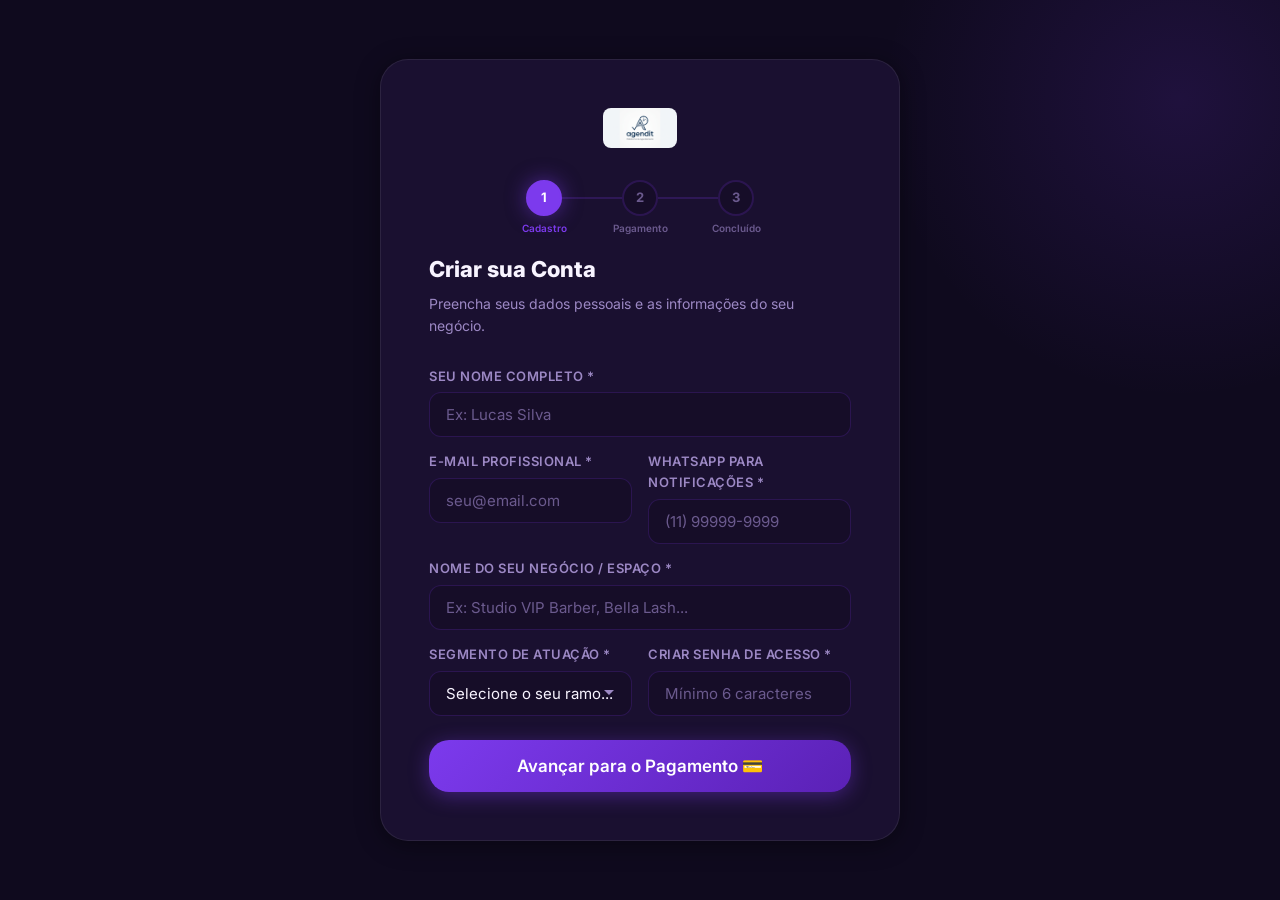
<file: checkout.html>
<!DOCTYPE html>
<html lang="pt-BR">
<head>
  <meta charset="UTF-8">
  <meta name="viewport" content="width=device-width, initial-scale=1.0">
  <title>Checkout Seguro — Agendit</title>
  <link rel="stylesheet" href="style.css">
  <link rel="icon" href="data:image/svg+xml,<svg xmlns=%22http://www.w3.org/2000/svg%22 viewBox=%220 0 100 100%22><text y=%22.9em%22 font-size=%2290%22>🔒</text></svg>">
</head>
<body class="checkout-page">

  <div class="checkout-box">
    <!-- CABEÇALHO CHECKOUT -->
    <div class="checkout-header">
      <div class="logo">
        <a href="index.html">
          <img src="Logo_Agendit.jpg" alt="Agendit" class="logo-img">
        </a>
      </div>

      <!-- STEPPER (PASSO A PASSO) -->
      <div class="stepper">
        <div class="step-dot active" id="dot-1">
          1
          <span class="step-label">Cadastro</span>
        </div>
        <div class="step-line" id="line-1"></div>
        <div class="step-dot" id="dot-2">
          2
          <span class="step-label">Pagamento</span>
        </div>
        <div class="step-line" id="line-2"></div>
        <div class="step-dot" id="dot-3">
          3
          <span class="step-label">Concluído</span>
        </div>
      </div>
    </div>

    <!-- PASSO 1: CADASTRO DE USUÁRIO E EMPRESA -->
    <section id="step-1" class="checkout-step active">
      <h2>Criar sua Conta</h2>
      <p class="subtitle">Preencha seus dados pessoais e as informações do seu negócio.</p>

      <form id="form-cadastro" onsubmit="handleCadastro(event)">
        <div class="form-group" style="margin-bottom: 14px;">
          <label class="form-label" for="user-name">Seu Nome Completo *</label>
          <input type="text" id="user-name" class="form-input" placeholder="Ex: Lucas Silva" required>
        </div>

        <div class="form-grid" style="margin-bottom: 14px;">
          <div class="form-group">
            <label class="form-label" for="user-email">E-mail Profissional *</label>
            <input type="email" id="user-email" class="form-input" placeholder="seu@email.com" required>
          </div>
          <div class="form-group">
            <label class="form-label" for="user-phone">WhatsApp para Notificações *</label>
            <input type="tel" id="user-phone" class="form-input" placeholder="(11) 99999-9999" required oninput="this.value = maskPhone(this.value)">
          </div>
        </div>

        <div class="form-group" style="margin-bottom: 14px;">
          <label class="form-label" for="business-name">Nome do seu Negócio / Espaço *</label>
          <input type="text" id="business-name" class="form-input" placeholder="Ex: Studio VIP Barber, Bella Lash..." required>
        </div>

        <div class="form-grid" style="margin-bottom: 14px;">
          <div class="form-group">
            <label class="form-label" for="business-segment">Segmento de Atuação *</label>
            <select id="business-segment" class="form-select" required>
              <option value="">Selecione o seu ramo...</option>
              <option value="barbearia">Barbearia</option>
              <option value="lash">Lash Design / Cílios</option>
              <option value="bronze">Bronze de Fita / Marquinha</option>
              <option value="salao">Salão de Beleza / Cabelereiro</option>
              <option value="estetica">Clínica de Estética</option>
              <option value="outro">Outro Negócio</option>
            </select>
          </div>
          <div class="form-group">
            <label class="form-label" for="user-password">Criar Senha de Acesso *</label>
            <input type="password" id="user-password" class="form-input" placeholder="Mínimo 6 caracteres" required minlength="6">
          </div>
        </div>

        <div style="margin-top: 24px;">
          <button type="submit" class="btn btn-primary btn-lg btn-full">
            Avançar para o Pagamento 💳
          </button>
        </div>
      </form>
    </section>

    <!-- PASSO 2: PAGAMENTO VIA KIWIFY -->
    <section id="step-2" class="checkout-step">
      <h2>Finalizar Pagamento</h2>
      <p class="subtitle">Assinatura mensal recorrente com valor promocional no primeiro mês.</p>

      <div style="text-align: center; padding: 40px 20px;">
        <div style="font-size: 48px; margin-bottom: 16px;">🔒</div>
        <p style="color: var(--text-muted); margin-bottom: 24px;">Você será redirecionado para o checkout seguro da Kiwify.</p>
        <a href="https://pay.kiwify.com.br/fQ5ua2V" target="_blank" class="btn btn-primary btn-lg btn-full">
          Ir para o Checkout Seguro →
        </a>
        <p style="text-align: center; font-size: 12px; color: #9C88C4; margin-top: 16px;">Pagamento seguro via Kiwify</p>
      </div>

      <div style="margin-top: 16px; text-align: center;">
        <button type="button" class="btn btn-ghost btn-sm" onclick="goToStep(1)">
          ← Voltar e alterar dados de cadastro
        </button>
      </div>
    </section>

    <!-- PASSO 3: SUCESSO E REDIRECIONAMENTO -->
    <section id="step-3" class="checkout-step">
      <div class="success-panel">
        <div class="success-icon">🎉</div>
        <h2>Pagamento Aprovado com Sucesso!</h2>
        <p>
          Parabéns! Sua assinatura do <strong>Agendit</strong> foi ativada. Agora você pode configurar sua logomarca, cadastrar seus serviços e começar a enviar o link para seus clientes agendarem!
        </p>

        <div class="card" style="text-align: left; margin-bottom: 24px; padding: 20px;">
          <div style="font-size: 13px; color: var(--text-muted); margin-bottom: 6px;">Próximo passo importante:</div>
          <div style="font-weight: 700; font-size: 16px; color: #C084FC;">Personalizar seu Site de Agendamento</div>
          <div style="font-size: 13px; color: var(--text-faint); margin-top: 4px;">
            Configure seu logotipo, defina seus horários e adicione os preços de cada serviço.
          </div>
        </div>

        <a href="dashboard.html" class="btn btn-primary btn-lg btn-full">
          Personalizar Meu Site de Agendamentos Agora 👉
        </a>
      </div>
    </section>
  </div>

  <script src="app.js"></script>
  <script>
    // Gerenciamento de Passos do Checkout
    function goToStep(step) {
      document.querySelectorAll('.checkout-step').forEach(el => el.classList.remove('active'));
      document.getElementById(`step-${step}`).classList.add('active');

      // Atualizar stepper
      for (let i = 1; i <= 3; i++) {
        const dot = document.getElementById(`dot-${i}`);
        const line = document.getElementById(`line-${i}`);
        
        dot.classList.remove('active', 'done');
        if (line) line.classList.remove('done');

        if (i < step) {
          dot.classList.add('done');
          if (line) line.classList.add('done');
        } else if (i === step) {
          dot.classList.add('active');
        }
      }
    }

    // Formulário de Cadastro
    function handleCadastro(e) {
      e.preventDefault();
      const name = document.getElementById('user-name').value.trim();
      const email = document.getElementById('user-email').value.trim();
      const phone = document.getElementById('user-phone').value.trim();
      const businessName = document.getElementById('business-name').value.trim();
      const segment = document.getElementById('business-segment').value;

      if (!name || !email || !phone || !businessName || !segment) {
        showToast('Por favor, preencha todos os campos obrigatórios!', 'error');
        return;
      }

      // Salvar dados no Storage
      const user = { name, email, phone };
      Storage.setUser(user);

      const currentBusiness = Storage.getBusiness();
      currentBusiness.name = businessName;
      currentBusiness.segment = segment;
      currentBusiness.whatsapp = phone.replace(/\D/g, '');
      currentBusiness.slug = businessName.toLowerCase().replace(/[^a-z0-9]+/g, '-');
      Storage.setBusiness(currentBusiness);

      // Registrar usuário com senha (para login no painel)
      const password = document.getElementById('user-password').value;
      if (password) {
        Auth.register(name, email, password);
        Auth.login(email, password);
      }

      showToast('Cadastro realizado com sucesso!', 'success');
      goToStep(2);
    }


  </script>
</body>
</html>
</file>
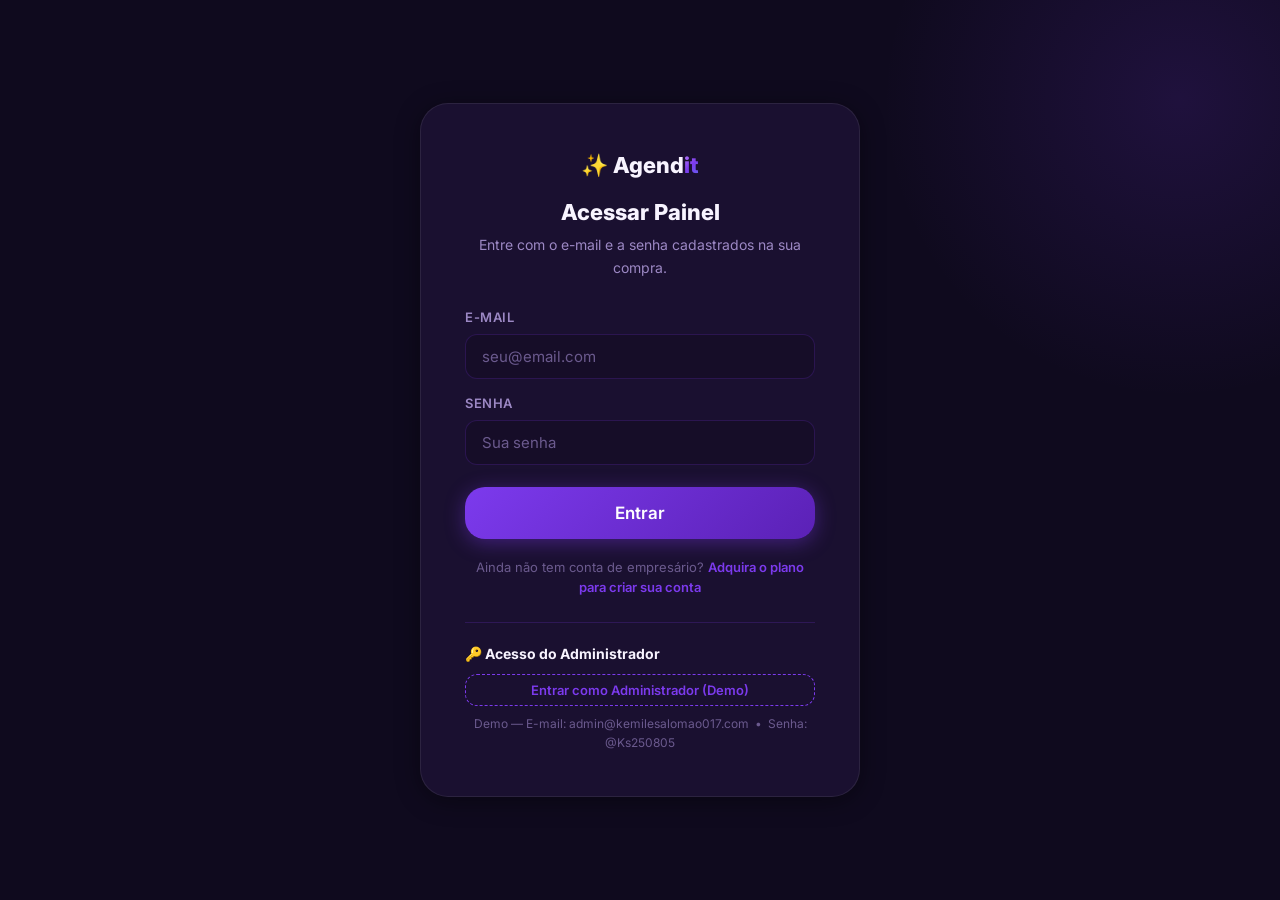
<file: dashboard.html>
<!DOCTYPE html>
<html lang="pt-BR">
<head>
  <meta charset="UTF-8">
  <meta name="viewport" content="width=device-width, initial-scale=1.0">
  <title>Painel do Empresário — Agendit</title>
  <link rel="stylesheet" href="style.css">
  <link rel="icon" href="data:image/svg+xml,<svg xmlns=%22http://www.w3.org/2000/svg%22 viewBox=%220 0 100 100%22><text y=%22.9em%22 font-size=%2290%22>⚙️</text></svg>">
</head>
<body>

  <!-- BOTÃO MOBILE SIDEBAR TOGGLE -->
  <button class="sidebar-toggle" onclick="toggleSidebar()">☰</button>
  <div class="sidebar-backdrop" id="sidebar-backdrop" onclick="toggleSidebar()"></div>

  <div class="dashboard-layout">
    <!-- SIDEBAR -->
    <aside class="sidebar" id="sidebar">
      <div class="sidebar-brand">
        <div class="navbar-brand">
          <div class="logo-icon">✨</div>
          <span>Agend<span class="text-gradient">it</span></span>
        </div>
      </div>

      <div class="sidebar-label">Navegação Principal</div>
      
      <button class="sidebar-item active" onclick="switchTab('empresa')">
        <span class="icon">🏢</span>
        <span>Minha Empresa</span>
      </button>

      <button class="sidebar-item" onclick="switchTab('servicos')">
        <span class="icon">✂️</span>
        <span>Meus Serviços</span>
      </button>

      <button class="sidebar-item" onclick="switchTab('agendamentos')">
        <span class="icon">📅</span>
        <span>Agendamentos</span>
      </button>

      <button class="sidebar-item" onclick="switchTab('link')">
        <span class="icon">🔗</span>
        <span>Meu Link de Agendamento</span>
      </button>

      <div class="sidebar-label">Ações Rápidas</div>
      <a href="agendamento.html" target="_blank" class="sidebar-item" style="color: #10B981;">
        <span class="icon">👁️</span>
        <span>Ver Site do Cliente</span>
      </a>

      <a href="index.html" class="sidebar-item">
        <span class="icon">🏠</span>
        <span>Página Inicial</span>
      </a>

      <div class="sidebar-footer">
        <div class="sidebar-user">
          <div class="avatar" id="sidebar-avatar">EP</div>
          <div class="info">
            <div class="name" id="sidebar-user-name">Empresário</div>
            <div class="plan" id="sidebar-user-plan">Plano Ativo (R$ 32,90/mês)</div>
          </div>
        </div>
        <button class="btn btn-outline btn-sm btn-full" style="margin-top: 16px;" onclick="logout()">
          Sair da Conta
        </button>
      </div>
    </aside>

    <!-- CONTEÚDO PRINCIPAL DO DASHBOARD -->
    <main class="dashboard-main">

      <!-- TOPBAR -->
      <div class="dashboard-topbar">
        <div>
          <div class="topbar-greeting" id="topbar-greeting">Olá, Empresário 👋</div>
          <div class="topbar-sub">Bem-vindo de volta ao seu painel de gerenciamento.</div>
        </div>
        <div class="topbar-user">
          <div class="avatar" id="topbar-avatar">EP</div>
          <div>
            <div class="topbar-name" id="topbar-name">Empresário</div>
            <div class="topbar-role">Plano Ativo</div>
          </div>
        </div>
      </div>

      <!-- CARDS DE MÉTRICAS RÁPIDAS -->
      <div class="stats-grid">
        <div class="stat-card sc-primary">
          <div class="stat-icon">📅</div>
          <div class="stat-value" id="stat-total-apts">0</div>
          <div class="stat-label">Agendamentos</div>
        </div>
        <div class="stat-card sc-green">
          <div class="stat-icon">💰</div>
          <div class="stat-value text-gradient" id="stat-revenue">R$ 0,00</div>
          <div class="stat-label">Faturamento Estimado</div>
        </div>
        <div class="stat-card sc-amber">
          <div class="stat-icon">⚡</div>
          <div class="stat-value" id="stat-services-count">0</div>
          <div class="stat-label">Serviços Ativos</div>
        </div>
        <div class="stat-card sc-pink">
          <div class="stat-icon">⭐</div>
          <div class="stat-value" style="color: #EC4899;">98%</div>
          <div class="stat-label">Taxa de Confirmação</div>
        </div>
      </div>

      <!-- ============================================== -->
      <!-- ABA 1: EDITAR EMPRESA & SITE DE AGENDAMENTO -->
      <!-- ============================================== -->
      <section id="tab-empresa" class="dash-tab active">
        <div class="dashboard-header">
          <h1>Minha Empresa</h1>
          <p>Organize as informações do seu negócio. Tudo que você altera aqui aparece na hora para o cliente.</p>
        </div>

        <div class="card dash-card" style="max-width: 800px;">
          <form id="form-empresa" onsubmit="saveBusinessData(event)">

            <div class="dash-section">
              <div class="dash-section-title">🖼️ Identidade Visual</div>
              <div class="form-group" style="margin-bottom: 18px;">
                <label class="form-label">Logotipo</label>
                <div class="logo-upload-area" onclick="document.getElementById('logo-input').click()">
                  <input type="file" id="logo-input" accept="image/*" onchange="handleLogoUpload(event)">
                  <img id="logo-preview-img" class="logo-preview" alt="Prévia da Logo">
                  <div id="logo-upload-text">
                    <div style="font-size: 32px; margin-bottom: 8px;">🖼️</div>
                    <strong style="color: var(--primary);">Clique para selecionar a logo</strong>
                    <p style="font-size: 13px; color: var(--text-muted); margin-top: 4px;">PNG, JPG ou WEBP · quadrado recomendado</p>
                  </div>
                </div>
              </div>
              <div class="form-grid" style="margin-bottom: 14px;">
                <div class="form-group">
                  <label class="form-label" for="dash-biz-name">Nome da empresa *</label>
                  <input type="text" id="dash-biz-name" class="form-input" required>
                </div>
                <div class="form-group">
                  <label class="form-label" for="dash-biz-segment">Segmento *</label>
                  <select id="dash-biz-segment" class="form-select" required>
                    <option value="barbearia">Barbearia</option>
                    <option value="lash">Lash Design / Cílios</option>
                    <option value="bronze">Bronze de Fita</option>
                    <option value="salao">Salão de Beleza</option>
                    <option value="estetica">Estética Geral</option>
                    <option value="outro">Outro</option>
                  </select>
                </div>
              </div>
              <div class="form-grid">
                <div class="form-group">
                  <label class="form-label" for="dash-biz-color">Cor da página</label>
                  <div class="color-picker-wrap">
                    <input type="color" id="dash-biz-color" value="#7C3AED" onchange="updateColorText(this.value)">
                    <input type="text" id="dash-biz-color-text" class="form-input" value="#7C3AED" style="max-width: 130px;" readonly>
                  </div>
                </div>
                <div class="form-group">
                  <label class="form-label" for="dash-biz-desc">Descrição curta</label>
                  <input type="text" id="dash-biz-desc" class="form-input" placeholder="Ex: Especialistas em cortes e barba">
                </div>
              </div>
            </div>

            <div class="dash-section">
              <div class="dash-section-title">📍 Contato e endereço</div>
              <div class="form-group" style="margin-bottom: 14px;">
                <label class="form-label" for="dash-biz-phone">WhatsApp para notificações *</label>
                <input type="tel" id="dash-biz-phone" class="form-input" placeholder="(11) 99999-9999" required oninput="this.value = maskPhone(this.value)">
                <small style="font-size: 11px; color: var(--text-faint);">É para este número que vai a confirmação do cliente.</small>
              </div>
              <div class="form-grid">
                <div class="form-group">
                  <label class="form-label" for="dash-biz-address">Endereço</label>
                  <input type="text" id="dash-biz-address" class="form-input" placeholder="Av. Paulista, 1000 - Centro">
                </div>
                <div class="form-group">
                  <label class="form-label" for="dash-biz-hours">Horário de funcionamento</label>
                  <input type="text" id="dash-biz-hours" class="form-input" placeholder="Seg a Sáb 09:00–19:00">
                </div>
              </div>
            </div>

            <div class="dash-section">
              <div class="dash-section-title">💳 Pagamento no agendamento</div>

              <div class="panel-block" style="margin-bottom: 14px;">
                <div style="display: flex; align-items: center; gap: 10px; margin-bottom: 12px;">
                  <span style="font-size: 20px;">⚡</span>
                  <div style="font-weight: 700; font-size: 14px;">Chave PIX (receber do cliente)</div>
                </div>
                <div class="form-grid" style="margin-bottom: 6px;">
                  <div class="form-group">
                    <label class="form-label" for="dash-biz-pix">Chave PIX</label>
                    <input type="text" id="dash-biz-pix" class="form-input" placeholder="CPF, e-mail, celular ou aleatória">
                  </div>
                  <div class="form-group">
                    <label class="form-label" for="dash-biz-pix-name">Nome do recebedor</label>
                    <input type="text" id="dash-biz-pix-name" class="form-input" placeholder="Ex: Lucas Silva">
                  </div>
                </div>
                <p style="font-size: 12px; color: var(--text-faint);">Só aparece no chat se a cobrança de 50% abaixo estiver ativa.</p>
                <div style="margin-top: 16px; border-top: 1px solid var(--border-light); padding-top: 16px;">
                  <div style="display: flex; align-items: center; justify-content: space-between; gap: 12px; margin-bottom: 12px;">
                    <div>
                      <div style="font-weight: 700; font-size: 14px;">📷 QR Code PIX</div>
                      <div style="font-size: 12px; color: var(--text-muted);">O empresário envia o QR para o cliente pagar no chat</div>
                    </div>
                    <label class="switch" title="Exibir QR no chat"><input type="checkbox" id="dash-pix-qr-enabled" onchange="togglePixQr()"><span class="slider"></span></label>
                  </div>
                  <div id="pix-qr-block" style="display: none;">
                    <div style="display: flex; gap: 16px; align-items: flex-start; flex-wrap: wrap;">
                      <div id="pix-qr-preview" style="width: 160px; height: 160px; border: 1.5px dashed var(--border); border-radius: 12px; display: flex; align-items: center; justify-content: center; background: var(--bg-input); overflow: hidden;">
                        <span style="font-size: 12px; color: var(--text-faint); text-align: center; padding: 10px;">Nenhum QR<br>carregado</span>
                      </div>
                      <div style="flex: 1; min-width: 200px;">
                        <div style="display: flex; gap: 8px; flex-wrap: wrap;">
                          <button type="button" class="btn btn-outline btn-sm" onclick="document.getElementById('pix-qr-input').click()">📤 Enviar / Trocar QR</button>
                          <button type="button" class="btn btn-ghost btn-sm" onclick="generatePixQr()">⚡ Gerar da chave</button>
                          <button type="button" class="btn btn-ghost btn-sm" style="color: var(--danger);" onclick="removePixQr()">🗑️ Remover</button>
                        </div>
                        <input type="file" id="pix-qr-input" accept="image/*" style="display: none;" onchange="handlePixQrUpload(event)">
                        <p style="font-size: 12px; color: var(--text-faint); margin-top: 8px;">JPG/PNG até 2MB. Aparece no chat junto com a chave.</p>
                        <button type="button" class="btn btn-outline btn-sm btn-full" onclick="copyPixQr()" id="btn-copy-qr" style="display: none; margin-top: 8px;">📋 Copiar QR Code</button>
                      </div>
                    </div>
                  </div>
                </div>
              </div>

              <div class="pay-toggle-card" id="pay-toggle-card">
                <div style="display: flex; align-items: center; justify-content: space-between; gap: 16px;">
                  <div>
                    <div class="pay-toggle-title">💰 Cobrar 50% no meio do agendamento</div>
                    <div class="pay-toggle-desc">Quando <strong>ativo</strong>, o chatbot cobra <strong>50% do valor</strong> no meio da conversa (PIX ou cartão) para confirmar o horário. Quando <strong>desligado</strong>, o agendamento é gratuito e o cliente paga presencial.</div>
                  </div>
                  <label class="switch" title="Ativar/desativar 50%">
                    <input type="checkbox" id="pay-50-toggle" onchange="togglePay50()">
                    <span class="slider"></span>
                  </label>
                </div>
                <div id="pay-50-details" style="display: none; margin-top: 16px; padding-top: 16px; border-top: 1px solid var(--border-light);">
                  <div style="background: rgba(16,185,129,0.1); border: 1px solid rgba(16,185,129,0.25); border-radius: 10px; padding: 12px; display: flex; gap: 10px; align-items: center; margin-bottom: 14px;">
                    <span style="font-size: 20px;">✅</span>
                    <div style="font-size: 13px;"><strong>50% ativo:</strong> ex: serviço R$ 100 → <strong style="color: #10B981;">R$ 50 no chat</strong> + R$ 50 presencial. O PIX só aparece se a chave acima estiver preenchida.</div>
                  </div>
                  <label class="form-label" for="dash-gateway">Gateway</label>
                  <select id="dash-gateway" class="form-select">
                    <option value="none">Modo demonstração (sem gateway)</option>
                    <option value="mercadopago">Mercado Pago</option>
                    <option value="pagbank">PagBank</option>
                    <option value="asaas">Asaas</option>
                  </select>
                  <p style="font-size: 12px; color: var(--text-faint); margin-top: 6px;">Pagamentos seguros — dados de cartão nunca são armazenados. Troque para seu gateway quando for para produção.</p>
                </div>
              </div>

              <!-- compat: radios escondidos para manter lógica antiga -->
              <div style="display:none;">
                <input type="radio" name="payMode" id="payMode-free" value="free">
                <input type="radio" name="payMode" id="payMode-upfront" value="upfront">
                <input type="radio" name="upfrontPercent" value="50" checked>
              </div>
            </div>

            <div style="display: flex; gap: 12px; flex-wrap: wrap;">
              <button type="submit" class="btn btn-primary btn-lg">Salvar alterações 💾</button>
              <a href="agendamento.html" target="_blank" class="btn btn-outline btn-lg">Ver no chat 👁️</a>
            </div>
          </form>
        </div>
      </section>

      <!-- ============================================== -->
      <!-- ABA 2: GERENCIAMENTO DE SERVIÇOS -->
      <!-- ============================================== -->
      <section id="tab-servicos" class="dash-tab">
        <div class="dashboard-header" style="display: flex; justify-content: space-between; align-items: flex-end; flex-wrap: wrap; gap: 16px;">
          <div>
            <h1>Gerenciar Serviços</h1>
            <p>Adicione, edite ou remova os serviços que aparecem para seus clientes agendarem.</p>
          </div>
          <button class="btn btn-primary" onclick="openServiceModal()">
            + Adicionar Novo Serviço
          </button>
        </div>

        <div class="card" style="max-width: 800px;">
          <div class="services-list" id="services-container">
            <!-- Renderizado dinamicamente via JS -->
          </div>
        </div>
      </section>

      <!-- ============================================== -->
      <!-- ABA 3: AGENDAMENTOS RECEBIDOS -->
      <!-- ============================================== -->
      <section id="tab-agendamentos" class="dash-tab">
        <div class="dashboard-header">
          <h1>Agendamentos Recebidos</h1>
          <p>Consulte todos os clientes que agendaram serviços pelo seu link.</p>
        </div>

        <div class="card" style="overflow-x: auto;">
          <table class="appointments-table">
            <thead>
              <tr>
                <th>Cliente</th>
                <th>Serviço</th>
                <th>Data / Horário</th>
                <th>Valor Total</th>
                <th>Pago Online</th>
                <th>Restante</th>
                <th>Método</th>
                <th>Pagamento</th>
                <th>Status</th>
                <th>Ações</th>
              </tr>
            </thead>
            <tbody id="appointments-container">
              <!-- Renderizado dinamicamente via JS -->
            </tbody>
          </table>
        </div>
      </section>

      <!-- ============================================== -->
      <!-- ABA 4: MEU LINK DE AGENDAMENTO -->
      <!-- ============================================== -->
      <section id="tab-link" class="dash-tab">
        <div class="dashboard-header">
          <h1>Seu Link de Agendamento</h1>
          <p>Divulgue este link com seus clientes no Instagram, WhatsApp, Facebook e Google Meu Negócio.</p>
        </div>

        <div class="card" style="max-width: 800px;">
          <div style="margin-bottom: 20px;">
            <label class="form-label">Link Exclusivo da sua Empresa</label>
            <div class="link-box">
              <span id="booking-link-text">https://seusite.com/agendamento.html</span>
              <button class="btn btn-outline btn-sm" onclick="copyBookingLink()">
                📋 Copiar Link
              </button>
            </div>
          </div>

          <div style="display: flex; gap: 12px; flex-wrap: wrap; margin-bottom: 30px;">
            <button class="btn btn-success" onclick="shareOnWhatsApp()">
              📲 Compartilhar no WhatsApp
            </button>
            <a href="agendamento.html" target="_blank" class="btn btn-outline">
              🚀 Abrir Página do Cliente
            </a>
          </div>

          <div style="background: rgba(124, 58, 237, 0.08); border-left: 3px solid var(--primary); padding: 18px; border-radius: var(--radius);">
            <h4 style="font-size: 15px; margin-bottom: 6px;">💡 Dica de Ouro para Aumentar Agendamentos:</h4>
            <p style="font-size: 13px; color: var(--text-muted); line-height: 1.6;">
              Coloque esse link diretamente no botão de ação da sua Bio do Instagram com a legenda: <em>"Clique no link abaixo para agendar seu horário em menos de 1 minuto ⏰"</em>.
            </p>
          </div>
        </div>
      </section>

    </main>
  </div>

  <!-- MODAL DE ADICIONAR / EDITAR SERVIÇO -->
  <div class="modal-overlay" id="service-modal">
    <div class="modal">
      <div class="modal-header">
        <h3 id="modal-service-title">Adicionar Novo Serviço</h3>
        <button class="modal-close" onclick="closeServiceModal()">✕</button>
      </div>

      <form id="form-service" onsubmit="saveService(event)">
        <input type="hidden" id="service-id">

        <div class="form-group" style="margin-bottom: 14px;">
          <label class="form-label" for="service-name">Nome do Serviço *</label>
          <input type="text" id="service-name" class="form-input" placeholder="Ex: Corte Degradê, Extensão de Cílios Volume Russo..." required>
        </div>

        <div class="form-grid" style="margin-bottom: 14px;">
          <div class="form-group">
            <label class="form-label" for="service-price">Preço (R$) *</label>
            <input type="number" id="service-price" class="form-input" placeholder="50.00" step="0.50" required>
          </div>

          <div class="form-group">
            <label class="form-label" for="service-duration">Duração Média *</label>
            <input type="text" id="service-duration" class="form-input" placeholder="Ex: 45 min, 1h 20 min" required>
          </div>
        </div>

        <div class="form-group" style="margin-bottom: 20px;">
          <label class="form-label" for="service-icon">Ícone / Emoji Representativo</label>
          <input type="text" id="service-icon" class="form-input" placeholder="Ex: ✂️, 👁️, ☀️, 💇‍♀️, 💅" value="✂️" maxlength="4">
        </div>

        <div style="display: flex; gap: 10px; justify-content: flex-end;">
          <button type="button" class="btn btn-ghost" onclick="closeServiceModal()">Cancelar</button>
          <button type="submit" class="btn btn-primary">Salvar Serviço</button>
        </div>
      </form>
    </div>
  </div>

  <script src="app.js"></script>
  <script>
    // Proteção de acesso: exige login do empresário
    if (!Auth.isLoggedIn()) {
      window.location.replace('login.html');
    }

    // Inicialização da tela do dashboard
    document.addEventListener('DOMContentLoaded', () => {
      setupSessionUser();
      loadBusinessData();
      renderServices();
      renderAppointments();
      updateMetrics();
      setupBookingLink();
    });

    // Mostra o usuário logado (empresário ou admin) na sidebar/topbar e prepara o logout
    function setupSessionUser() {
      const user = Auth.currentUser;
      if (!user) return;

      document.getElementById('sidebar-user-name').innerText = user.name;
      document.getElementById('sidebar-avatar').innerText = user.name.substring(0, 2).toUpperCase();

      const initials = user.name.substring(0, 2).toUpperCase();
      const greeting = document.getElementById('topbar-greeting');
      const topName = document.getElementById('topbar-name');

      // Badge/plano conforme o papel do usuário
      const plan = document.getElementById('sidebar-user-plan');
      if (user.role === 'admin') {
        plan.innerText = '🛡️ Administrador da Plataforma';
        document.getElementById('sidebar-avatar').style.background = 'var(--primary)';
        document.getElementById('topbar-role').innerText = 'Administrador';
      } else {
        plan.innerText = 'Plano Ativo (R$ 32,90/mês)';
        document.getElementById('topbar-role').innerText = 'Plano Ativo (R$ 32,90/mês)';
      }

      if (greeting) greeting.innerText = `Olá, ${user.name.split(' ')[0]} 👋`;
      if (topName) topName.innerText = user.name;
      const topAvatar = document.getElementById('topbar-avatar');
      if (topAvatar) topAvatar.innerText = initials;
    }

    function logout() {
      Auth.logout();
      window.location.replace('login.html');
    }

    // Alternar visibilidade sidebar mobile
    function toggleSidebar() {
      const sidebar = document.getElementById('sidebar');
      const backdrop = document.getElementById('sidebar-backdrop');
      sidebar.classList.toggle('open');
      if (backdrop) backdrop.classList.toggle('active');
    }

    // Navegação por abas
    function switchTab(tabName) {
      document.querySelectorAll('.dash-tab').forEach(tab => tab.classList.remove('active'));
      document.querySelectorAll('.sidebar-item').forEach(item => item.classList.remove('active'));

      const activeSection = document.getElementById(`tab-${tabName}`);
      if (activeSection) activeSection.classList.add('active');

      // Marca o botão da sidebar
      event.currentTarget.classList.add('active');

      // Fecha sidebar no mobile
      document.getElementById('sidebar').classList.remove('open');
      const backdrop = document.getElementById('sidebar-backdrop');
      if (backdrop) backdrop.classList.remove('active');
    }

    // Carregar dados da empresa nos inputs
    function loadBusinessData() {
      const biz = Storage.getBusiness();
      const user = Auth.currentUser || Storage.getUser();

      if (user && user.name) {
        document.getElementById('sidebar-user-name').innerText = user.name;
        document.getElementById('sidebar-avatar').innerText = user.name.substring(0, 2).toUpperCase();
      }

      document.getElementById('dash-biz-name').value = biz.name || '';
      document.getElementById('dash-biz-segment').value = biz.segment || 'barbearia';
      document.getElementById('dash-biz-phone').value = biz.whatsapp ? maskPhone(biz.whatsapp) : '';
      document.getElementById('dash-biz-address').value = biz.address || '';
      document.getElementById('dash-biz-hours').value = biz.hours || '';
      document.getElementById('dash-biz-desc').value = biz.description || '';
      document.getElementById('dash-biz-color').value = biz.primaryColor || '#7C3AED';
      document.getElementById('dash-biz-color-text').value = biz.primaryColor || '#7C3AED';
      document.getElementById('dash-biz-pix').value = biz.pixKey || '';
      document.getElementById('dash-biz-pix-name').value = biz.pixName || '';
      window._tempPixQr = biz.pixQr || '';
      const qrEnabled = document.getElementById('dash-pix-qr-enabled');
      if (qrEnabled) qrEnabled.checked = !!biz.pixQrEnabled;
      togglePixQr();
      if (biz.pixQr) {
        const prev = document.getElementById('pix-qr-preview');
        if (prev) prev.innerHTML = `<img src="${biz.pixQr}" style="width:100%;height:100%;object-fit:contain;">`;
        const btn = document.getElementById('btn-copy-qr');
        if (btn) btn.style.display = 'block';
      }

      // Carregar configurações de pagamento
      loadPaymentConfig(biz);
      document.getElementById('dash-gateway').value = (biz.paymentConfig && biz.paymentConfig.gateway) || 'none';

      if (biz.logo) {
        const preview = document.getElementById('logo-preview-img');
        preview.src = biz.logo;
        preview.classList.add('show');
        document.getElementById('logo-upload-text').style.display = 'none';
      }
    }

    // Carregar config de pagamento — toggle 50%
    function loadPaymentConfig(biz) {
      const cfg = (biz && biz.paymentConfig) || { requireUpfront: false, upfrontPercent: null, gateway: 'none' };
      const is50 = !!(cfg.requireUpfront && Number(cfg.upfrontPercent) === 50);
      const toggle = document.getElementById('pay-50-toggle');
      if (toggle) toggle.checked = is50;
      const card = document.getElementById('pay-toggle-card');
      const details = document.getElementById('pay-50-details');
      if (is50) {
        if (card) card.classList.add('active');
        if (details) details.style.display = 'block';
        const rUp = document.getElementById('payMode-upfront'); if (rUp) rUp.checked = true;
      } else {
        if (card) card.classList.remove('active');
        if (details) details.style.display = 'none';
        const rFree = document.getElementById('payMode-free'); if (rFree) rFree.checked = true;
      }
    }

    function togglePay50() {
      const on = document.getElementById('pay-50-toggle').checked;
      const card = document.getElementById('pay-toggle-card');
      const details = document.getElementById('pay-50-details');
      if (on) {
        if (card) card.classList.add('active');
        if (details) details.style.display = 'block';
        const rUp = document.getElementById('payMode-upfront'); if (rUp) rUp.checked = true;
      } else {
        if (card) card.classList.remove('active');
        if (details) details.style.display = 'none';
        const rFree = document.getElementById('payMode-free'); if (rFree) rFree.checked = true;
      }
    }
    // compat antigas
    function toggleUpfrontPercent(){ togglePay50(); }

    function updatePercentPreview() {
      const biz = Storage.getBusiness();
      const calc = computePayment(
        (Storage.getServices()[0] && Storage.getServices()[0].price) || 100,
        { requireUpfront: true, upfrontPercent: 50 }
      );
      showToast(`Sinal de ${calc.percent}% = ${formatMoney(calc.upfrontAmount)}`, 'info');
    }

    // QR Code PIX — empresário envia
    function togglePixQr(){
      const on = document.getElementById('dash-pix-qr-enabled')?.checked;
      const block = document.getElementById('pix-qr-block');
      if(block) block.style.display = on ? 'block' : 'none';
    }
    function handlePixQrUpload(e){
      const file = e.target.files[0]; if(!file) return;
      if(file.size > 2*1024*1024){ showToast('QR muito grande (max 2MB)','error'); return; }
      const reader = new FileReader();
      reader.onload = (ev)=>{
        window._tempPixQr = ev.target.result;
        const prev=document.getElementById('pix-qr-preview');
        if(prev) prev.innerHTML=`<img src="${window._tempPixQr}" style="width:100%;height:100%;object-fit:contain;">`;
        document.getElementById('btn-copy-qr').style.display='block';
        showToast('QR carregado! Clique em Salvar.','success');
      };
      reader.readAsDataURL(file);
    }
    function generatePixQr(){
      const key=document.getElementById('dash-biz-pix').value.trim();
      if(!key){ showToast('Digite a chave PIX primeiro','error'); return; }
      const url=`https://api.qrserver.com/v1/create-qr-code/?size=200x200&data=${encodeURIComponent(key)}`;
      window._tempPixQr = url;
      const prev=document.getElementById('pix-qr-preview');
      if(prev) prev.innerHTML=`<img src="${url}" style="width:100%;height:100%;object-fit:contain;">`;
      document.getElementById('btn-copy-qr').style.display='block';
      const chk=document.getElementById('dash-pix-qr-enabled');
      if(chk && !chk.checked){ chk.checked=true; togglePixQr(); }
      showToast('QR gerado da chave! Clique em Salvar.','success');
    }
    function removePixQr(){
      window._tempPixQr='';
      const prev=document.getElementById('pix-qr-preview');
      if(prev) prev.innerHTML=`<span style="font-size:12px; color:var(--text-faint); text-align:center; padding:10px;">Nenhum QR<br>carregado</span>`;
      document.getElementById('btn-copy-qr').style.display='none';
      showToast('QR removido. Salve para confirmar.','info');
    }
    function copyPixQr(){
      const biz=Storage.getBusiness();
      const qr = window._tempPixQr || biz.pixQr;
      if(!qr){ showToast('Nenhum QR para copiar','error'); return; }
      if(qr.startsWith('data:')){
        // copiar imagem não é suportado em todo navegador — baixa
        const a=document.createElement('a'); a.href=qr; a.download='qrcode-pix.png'; a.click();
        showToast('QR baixado!','success');
      } else {
        navigator.clipboard.writeText(qr).then(()=> showToast('Link do QR copiado!','success'));
        window.open(qr,'_blank');
      }
    }

    function updateColorText(val) {
      document.getElementById('dash-biz-color-text').value = val;
    }

    // Processar upload de logotipo e salvar em Base64 no Storage
    function handleLogoUpload(e) {
      const file = e.target.files[0];
      if (!file) return;

      const reader = new FileReader();
      reader.onload = (event) => {
        const base64 = event.target.result;
        const preview = document.getElementById('logo-preview-img');
        preview.src = base64;
        preview.classList.add('show');
        document.getElementById('logo-upload-text').style.display = 'none';

        const biz = Storage.getBusiness();
        biz.logo = base64;
        Storage.setBusiness(biz);
        showToast('Logo atualizada com sucesso!', 'success');
      };
      reader.readAsDataURL(file);
    }

    // Salvar configurações da empresa
    function saveBusinessData(e) {
      e.preventDefault();
      const biz = Storage.getBusiness();

      biz.name = document.getElementById('dash-biz-name').value.trim();
      biz.segment = document.getElementById('dash-biz-segment').value;
      biz.whatsapp = document.getElementById('dash-biz-phone').value.replace(/\D/g, '');
      biz.address = document.getElementById('dash-biz-address').value.trim();
      biz.hours = document.getElementById('dash-biz-hours').value.trim();
      biz.description = document.getElementById('dash-biz-desc').value.trim();
      biz.primaryColor = document.getElementById('dash-biz-color').value;
      biz.pixKey = document.getElementById('dash-biz-pix').value.trim();
      biz.pixName = document.getElementById('dash-biz-pix-name').value.trim();
      biz.pixQr = (typeof window._tempPixQr !== 'undefined' ? window._tempPixQr : biz.pixQr) || '';
      biz.pixQrEnabled = !!document.getElementById('dash-pix-qr-enabled')?.checked;

      // Configuração de pagamento — toggle 50%
      const pay50on = document.getElementById('pay-50-toggle') ? document.getElementById('pay-50-toggle').checked : false;
      const requireUpfront = !!pay50on;
      const upfrontPercent = requireUpfront ? 50 : null;
      // compat radios
      const rUp = document.getElementById('payMode-upfront'); if (rUp) rUp.checked = requireUpfront;
      const rFree = document.getElementById('payMode-free'); if (rFree) rFree.checked = !requireUpfront;
      biz.paymentConfig = {
        requireUpfront,
        upfrontPercent,
        gateway: document.getElementById('dash-gateway').value || 'none'
      };

      Storage.setBusiness(biz);
      // Sincroniza o gateway ativo no módulo de pagamento
      PaymentGateway.setActiveGateway(biz.paymentConfig.gateway);
      showToast('Informações da empresa salvas!', 'success');
    }

    // Gerenciamento de Serviços
    function renderServices() {
      const services = Storage.getServices();
      const container = document.getElementById('services-container');
      container.innerHTML = '';

      if (services.length === 0) {
        container.innerHTML = '<p style="color: var(--text-muted); text-align: center; padding: 20px;">Nenhum serviço cadastrado ainda.</p>';
        return;
      }

       services.forEach(svc => {
         const div = document.createElement('div');
         div.className = 'service-item';
         div.innerHTML = `
           <div class="svc-icon">${svc.icon || '✨'}</div>
           <div class="service-info">
             <div class="name">${svc.name}</div>
             <div class="meta">
               <span>⏱️ ${svc.duration}</span>
               <span style="color: var(--primary); font-weight: 700;">${formatMoney(svc.price)}</span>
             </div>
           </div>
           <div class="service-actions">
            <button class="btn btn-outline btn-sm" onclick="editService('${svc.id}')">✏️ Editar</button>
            <button class="btn btn-outline btn-sm" style="color: var(--danger); border-color: rgba(239, 68, 68, 0.3);" onclick="deleteService('${svc.id}')">🗑️</button>
          </div>
        `;
        container.appendChild(div);
      });

      document.getElementById('stat-services-count').innerText = services.length;
    }

    function openServiceModal() {
      document.getElementById('modal-service-title').innerText = 'Adicionar Novo Serviço';
      document.getElementById('service-id').value = '';
      document.getElementById('form-service').reset();
      document.getElementById('service-modal').classList.add('show');
    }

    function closeServiceModal() {
      document.getElementById('service-modal').classList.remove('show');
    }

    function editService(id) {
      const services = Storage.getServices();
      const svc = services.find(s => s.id === id);
      if (!svc) return;

      document.getElementById('modal-service-title').innerText = 'Editar Serviço';
      document.getElementById('service-id').value = svc.id;
      document.getElementById('service-name').value = svc.name;
      document.getElementById('service-price').value = svc.price;
      document.getElementById('service-duration').value = svc.duration;
      document.getElementById('service-icon').value = svc.icon || '✨';

      document.getElementById('service-modal').classList.add('show');
    }

    function saveService(e) {
      e.preventDefault();
      const id = document.getElementById('service-id').value;
      const name = document.getElementById('service-name').value.trim();
      const price = parseFloat(document.getElementById('service-price').value);
      const duration = document.getElementById('service-duration').value.trim();
      const icon = document.getElementById('service-icon').value.trim() || '✨';

      const services = Storage.getServices();

      if (id) {
        // Editando
        const index = services.findIndex(s => s.id === id);
        if (index !== -1) {
          services[index] = { id, name, price, duration, icon };
        }
      } else {
        // Novo
        services.push({
          id: 'svc-' + Date.now(),
          name,
          price,
          duration,
          icon
        });
      }

      Storage.setServices(services);
      closeServiceModal();
      renderServices();
      showToast('Serviço salvo com sucesso!', 'success');
    }

    function deleteService(id) {
      if (!confirm('Deseja realmente remover este serviço?')) return;
      let services = Storage.getServices();
      services = services.filter(s => s.id !== id);
      Storage.setServices(services);
      renderServices();
      showToast('Serviço removido!', 'info');
    }

    // Helper: derivar dados de pagamento de um agendamento (compatível com agendamentos antigos)
    function paymentDetails(apt) {
      const total = Number(apt.price) || 0;
      const paid = Number(apt.paidAmount) || 0;
      const remaining = Number(apt.remainingAmount);
      // Se os campos de pagamento não existirem (agendamento antigo)
      const hasPaymentInfo = apt.paidAmount !== undefined || apt.paymentStatus !== undefined;
      return {
        total,
        paid: hasPaymentInfo ? paid : (apt.status === 'confirmed' ? total : 0),
        remaining: hasPaymentInfo ? (isNaN(remaining) ? (total - paid) : remaining) : (apt.status === 'confirmed' ? 0 : total),
        method: apt.method || (apt.pixKey ? 'pix' : '—')
      };
    }

    function paymentStatusLabel(paymentStatus) {
      switch (paymentStatus) {
        case PAYMENT_STATUS.PENDING: return '<span class="status-badge status-pending">Pendente</span>';
        case PAYMENT_STATUS.PAID: return '<span class="status-badge status-confirmed">Pago</span>';
        case PAYMENT_STATUS.PARTIAL: return '<span class="status-badge status-pending">Pagamento parcial</span>';
        case PAYMENT_STATUS.CANCELLED: return '<span class="status-badge status-cancelled">Cancelado</span>';
        case PAYMENT_STATUS.REFUNDED: return '<span class="status-badge status-cancelled">Reembolsado</span>';
        default: return '<span class="status-badge status-confirmed">Pago (presencial)</span>';
      }
    }

    function methodLabel(method) {
      const m = (method || '').toLowerCase();
      if (m === 'pix') return 'PIX';
      if (m === 'card') return 'Cartão';
      if (m === 'cash' || m === 'dinheiro') return 'Dinheiro';
      return '—';
    }

    // Renderizar Tabela de Agendamentos
    function renderAppointments() {
      const apts = Storage.getAppointments();
      const tbody = document.getElementById('appointments-container');
      tbody.innerHTML = '';

      if (apts.length === 0) {
        tbody.innerHTML = '<tr><td colspan="10" style="text-align: center; color: var(--text-muted);">Nenhum agendamento ainda.</td></tr>';
        return;
      }

      apts.forEach(apt => {
        const tr = document.createElement('tr');

        let statusBadge = '<span class="status-badge status-confirmed">Confirmado</span>';
        if (apt.status === 'pending') statusBadge = '<span class="status-badge status-pending">Pendente</span>';
        if (apt.status === 'cancelled') statusBadge = '<span class="status-badge status-cancelled">Cancelado</span>';

        const pd = paymentDetails(apt);
        const payBadge = apt.paymentStatus ? paymentStatusLabel(apt.paymentStatus) : statusBadge;

        const clientCleanPhone = (apt.clientPhone || '').replace(/\D/g, '');
        const waMsg = encodeURIComponent(`Olá ${apt.clientName}! Sobre seu agendamento de ${apt.serviceName} para o dia ${apt.date} às ${apt.time}.`);
        const waLink = `https://wa.me/55${clientCleanPhone}?text=${waMsg}`;

        tr.innerHTML = `
          <td>
            <strong>${apt.clientName}</strong>
            <div style="font-size: 12px; color: var(--text-faint);">${maskPhone(apt.clientPhone || '')}</div>
          </td>
          <td>${apt.serviceName}</td>
          <td>${apt.date} às <strong>${apt.time}</strong></td>
          <td style="color: var(--primary); font-weight: 600;">${formatMoney(pd.total)}</td>
          <td style="color: var(--success); font-weight: 600;">${formatMoney(pd.paid)}</td>
          <td style="color: var(--warning); font-weight: 600;">${formatMoney(pd.remaining)}</td>
          <td>${methodLabel(pd.method)}</td>
          <td>${payBadge}</td>
          <td>${statusBadge}</td>
          <td>
            <a href="${waLink}" target="_blank" class="btn btn-outline btn-sm" title="Conversar no WhatsApp">
              📲 WhatsApp
            </a>
          </td>
        `;
        tbody.appendChild(tr);
      });
    }

    // Métricas
    function updateMetrics() {
      const apts = Storage.getAppointments();
      document.getElementById('stat-total-apts').innerText = apts.length;

      const totalRevenue = apts.reduce((acc, curr) => acc + Number(curr.price || 0), 0);
      document.getElementById('stat-revenue').innerText = formatMoney(totalRevenue);
    }

    // Link do agendamento
    function setupBookingLink() {
      const url = window.location.origin + window.location.pathname.replace('dashboard.html', 'agendamento.html');
      document.getElementById('booking-link-text').innerText = url;
    }

    function copyBookingLink() {
      const link = document.getElementById('booking-link-text').innerText;
      navigator.clipboard.writeText(link).then(() => {
        showToast('Link do agendamento copiado!', 'success');
      });
    }

    function shareOnWhatsApp() {
      const link = document.getElementById('booking-link-text').innerText;
      const biz = Storage.getBusiness();
      const msg = encodeURIComponent(`Olá! Agende seu horário online no ${biz.name} de forma rápida e prática através do link: ${link}`);
      window.location.href = `https://api.whatsapp.com/send?text=${msg}`;
    }
  </script>
</body>
</html>
</file>
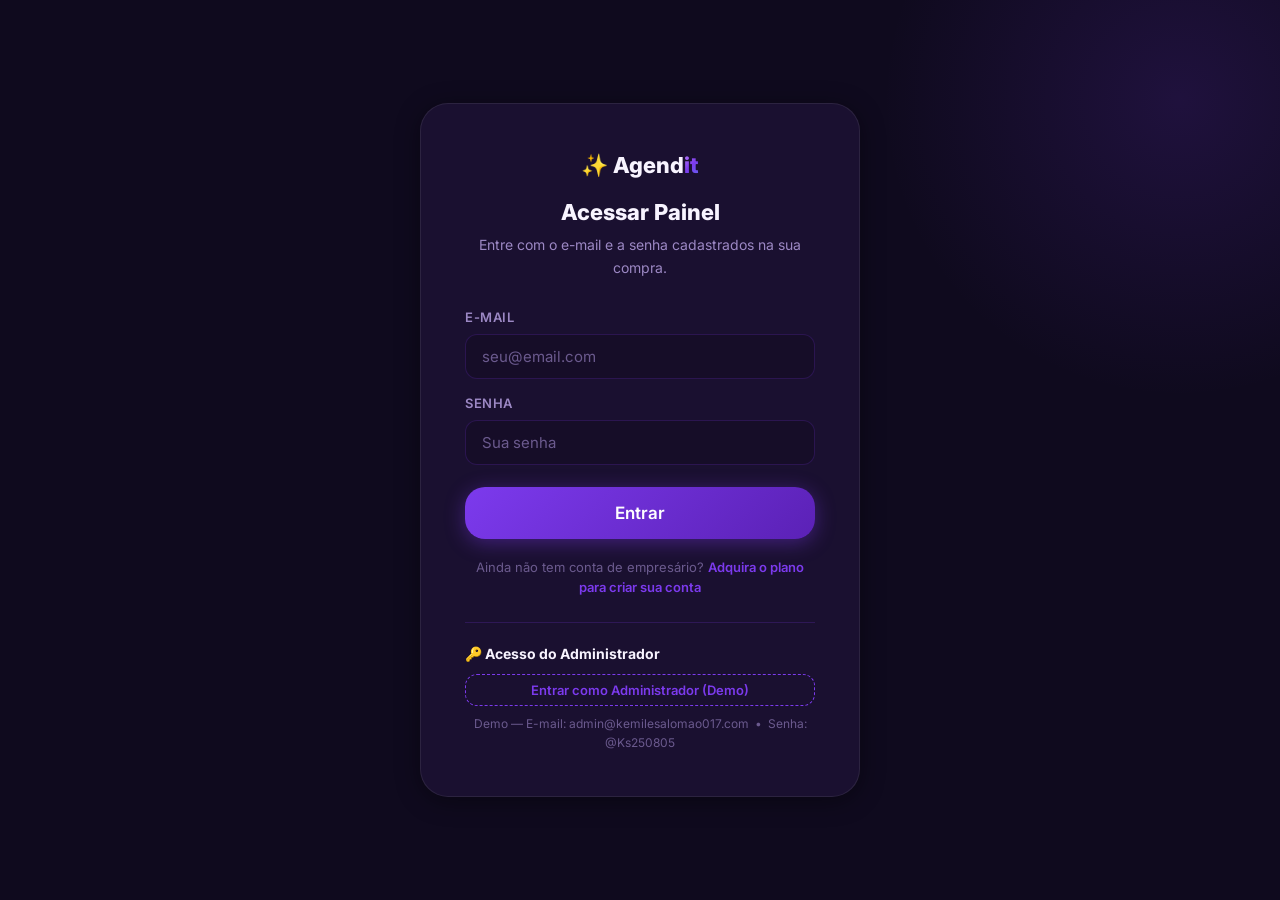
<file: login.html>
<!DOCTYPE html>
<html lang="pt-BR">
<head>
  <meta charset="UTF-8">
  <meta name="viewport" content="width=device-width, initial-scale=1.0">
  <title>Acessar Painel — Agendit</title>
  <link rel="stylesheet" href="style.css">
  <link rel="icon" href="data:image/svg+xml,<svg xmlns=%22http://www.w3.org/2000/svg%22 viewBox=%220 0 100 100%22><text y=%22.9em%22 font-size=%2290%22>🔐</text></svg>">
</head>
<body class="auth-page">

  <div class="auth-box">
    <div class="auth-header">
      <div class="logo">
        <a href="index.html">✨ Agend<span class="text-gradient">it</span></a>
      </div>
      <h2>Acessar Painel</h2>
      <p>Entre com o e-mail e a senha cadastrados na sua compra.</p>
    </div>

    <!-- ERRO -->
    <div class="auth-error" id="auth-error"></div>

    <!-- FORM LOGIN -->
    <form id="form-login" onsubmit="handleLogin(event)">
      <div class="form-group" style="margin-bottom: 14px;">
        <label class="form-label" for="login-email">E-mail</label>
        <input type="email" id="login-email" class="form-input" placeholder="seu@email.com" required>
      </div>
      <div class="form-group" style="margin-bottom: 22px;">
        <label class="form-label" for="login-password">Senha</label>
        <input type="password" id="login-password" class="form-input" placeholder="Sua senha" required>
      </div>
      <button type="submit" class="btn btn-primary btn-lg btn-full">
        Entrar
      </button>
    </form>

    <div class="auth-footer">
      Ainda não tem conta de empresário? <a href="checkout.html">Adquira o plano para criar sua conta</a>
    </div>

    <!-- ACESSO DO ADMINISTRADOR -->
    <div style="margin-top: 24px; border-top: 1px solid var(--border); padding-top: 20px;">
      <div style="font-weight: 700; font-size: 14px; margin-bottom: 8px;">🔑 Acesso do Administrador</div>
      <button type="button" class="btn btn-ghost btn-sm btn-full" style="border: 1.5px dashed var(--primary); color: var(--primary);" onclick="loginAsAdmin()">
        Entrar como Administrador (Demo)
      </button>
      <p style="font-size: 12px; color: var(--text-faint); margin-top: 8px; text-align: center;">
        Demo — E-mail: admin@kemilesalomao017.com &nbsp;•&nbsp; Senha: @Ks250805
      </p>
    </div>
  </div>

  <script src="app.js"></script>
  <script>
    // Se já estiver logado como admin, vai direto ao painel admin
    if (Auth.isLoggedIn() && Auth.isAdmin()) {
      window.location.replace('admin-dashboard.html');
    }
    // Se já estiver logado como empresário, vai ao painel
    if (Auth.isLoggedIn()) {
      window.location.replace('dashboard.html');
    }

    function showError(msg) {
      const box = document.getElementById('auth-error');
      box.innerText = msg;
      box.classList.add('show');
    }

    function handleLogin(e) {
      e.preventDefault();
      const email = document.getElementById('login-email').value;
      const password = document.getElementById('login-password').value;
      const box = document.getElementById('auth-error');
      box.classList.remove('show');

      const res = Auth.login(email, password);
      if (!res.ok) {
        showError(res.error);
        return;
      }
      window.location.replace(Auth.isAdmin() ? 'admin-dashboard.html' : 'dashboard.html');
    }

    // Acesso rápido do Administrador (demo)
    function loginAsAdmin() {
      const res = Auth.loginAdmin('admin@kemilesalomao017.com', '@Ks250805');
      if (!res.ok) {
        showError('Não foi possível entrar como administrador.');
        return;
      }
      window.location.replace('admin-dashboard.html');
    }
  </script>
</body>
</html>
</file>
<file: style.css>
/* ===================================
   Agendit — Estilos Globais
   =================================== */

@import url('https://fonts.googleapis.com/css2?family=Inter:wght@300;400;500;600;700;800;900&display=swap');

:root {
  --primary: #7C3AED;
  --primary-dark: #5B21B6;
  --primary-light: #EDE9FE;
  --primary-glow: rgba(124, 58, 237, 0.15);
  --secondary: #F59E0B;
  --accent: #EC4899;
  --success: #10B981;
  --danger: #EF4444;
  --warning: #F59E0B;

  --bg: #0F0A1E;
  --bg-card: #1A1030;
  --bg-card-hover: #221540;
  --bg-input: #160D28;
  --border: rgba(124, 58, 237, 0.2);
  --border-light: rgba(255, 255, 255, 0.08);

  --text: #F8F4FF;
  --text-muted: #9C88C4;
  --text-faint: #6B5A8E;

  --radius: 12px;
  --radius-lg: 20px;
  --radius-xl: 28px;
  --shadow: 0 4px 24px rgba(0, 0, 0, 0.4);
  --shadow-glow: 0 0 40px rgba(124, 58, 237, 0.25);

  --transition: all 0.25s cubic-bezier(0.4, 0, 0.2, 1);
}

*, *::before, *::after { box-sizing: border-box; margin: 0; padding: 0; }

html { scroll-behavior: smooth; }

body {
  font-family: 'Inter', sans-serif;
  background: var(--bg);
  color: var(--text);
  line-height: 1.6;
  overflow-x: hidden;
}

a { color: inherit; text-decoration: none; }
img { max-width: 100%; }
button { font-family: inherit; cursor: pointer; border: none; outline: none; }
input, select, textarea { font-family: inherit; outline: none; }

/* ===== SCROLLBAR ===== */
::-webkit-scrollbar { width: 6px; }
::-webkit-scrollbar-track { background: var(--bg); }
::-webkit-scrollbar-thumb { background: var(--primary); border-radius: 99px; }

/* ===== UTILITÁRIOS ===== */
.container { max-width: 1160px; margin: 0 auto; padding: 0 24px; }
.text-center { text-align: center; }
.text-gradient {
  background: linear-gradient(135deg, #C084FC, #7C3AED, #6366F1);
  -webkit-background-clip: text;
  -webkit-text-fill-color: transparent;
  background-clip: text;
}
.badge {
  display: inline-flex; align-items: center; gap: 6px;
  padding: 4px 12px; border-radius: 99px; font-size: 12px; font-weight: 600;
}
.badge-purple { background: var(--primary-light); color: var(--primary-dark); }
.badge-green { background: #D1FAE5; color: #065F46; }
.badge-yellow { background: #FEF3C7; color: #92400E; }

/* ===== BOTÕES ===== */
.btn {
  display: inline-flex; align-items: center; justify-content: center; gap: 8px;
  padding: 12px 24px; border-radius: var(--radius); font-size: 15px; font-weight: 600;
  transition: var(--transition); cursor: pointer; border: none;
}
.btn-primary {
  background: linear-gradient(135deg, #7C3AED, #5B21B6);
  color: #fff; box-shadow: 0 4px 20px rgba(124, 58, 237, 0.4);
}
.btn-primary:hover {
  transform: translateY(-2px);
  box-shadow: 0 8px 30px rgba(124, 58, 237, 0.55);
}
.btn-outline {
  background: transparent; border: 1.5px solid var(--border);
  color: var(--text);
}
.btn-outline:hover { border-color: var(--primary); color: var(--primary); background: var(--primary-glow); }
.btn-ghost { background: transparent; color: var(--text-muted); }
.btn-ghost:hover { color: var(--text); background: var(--border-light); }
.btn-success { background: linear-gradient(135deg, #10B981, #059669); color: #fff; box-shadow: 0 4px 20px rgba(16, 185, 129, 0.3); }
.btn-success:hover { transform: translateY(-2px); box-shadow: 0 8px 30px rgba(16, 185, 129, 0.45); }
.btn-danger { background: linear-gradient(135deg, #EF4444, #DC2626); color: #fff; }
.btn-lg { padding: 16px 36px; font-size: 17px; border-radius: var(--radius-lg); }
.btn-sm { padding: 7px 16px; font-size: 13px; }
.btn-full { width: 100%; }
.btn:disabled { opacity: 0.5; cursor: not-allowed; transform: none !important; }

/* ===== FORMULÁRIOS ===== */
.form-group { display: flex; flex-direction: column; gap: 6px; }
.form-label { font-size: 13px; font-weight: 600; color: var(--text-muted); text-transform: uppercase; letter-spacing: 0.5px; }
.form-input {
  background: var(--bg-input); border: 1.5px solid var(--border);
  border-radius: var(--radius); padding: 12px 16px; color: var(--text);
  font-size: 15px; transition: var(--transition); width: 100%;
}
.form-input:focus { border-color: var(--primary); box-shadow: 0 0 0 3px var(--primary-glow); }
.form-input::placeholder { color: var(--text-faint); }
.form-select {
  background: var(--bg-input); border: 1.5px solid var(--border);
  border-radius: var(--radius); padding: 12px 16px; color: var(--text);
  font-size: 15px; transition: var(--transition); width: 100%;
  appearance: none;
  background-image: url("data:image/svg+xml,%3Csvg xmlns='http://www.w3.org/2000/svg' width='12' height='12' viewBox='0 0 12 12'%3E%3Cpath fill='%239C88C4' d='M6 8L1 3h10z'/%3E%3C/svg%3E");
  background-repeat: no-repeat; background-position: right 16px center;
}
.form-select:focus { border-color: var(--primary); box-shadow: 0 0 0 3px var(--primary-glow); }
.form-grid { display: grid; grid-template-columns: 1fr 1fr; gap: 16px; }
.form-error { font-size: 12px; color: var(--danger); display: none; }
.form-error.show { display: block; }

/* ===== CARD ===== */
.card {
  background: var(--bg-card); border: 1px solid var(--border-light);
  border-radius: var(--radius-lg); padding: 28px; transition: var(--transition);
}
.card:hover { border-color: var(--border); transform: translateY(-2px); }
.card-glass {
  background: rgba(26, 16, 48, 0.6);
  backdrop-filter: blur(20px); -webkit-backdrop-filter: blur(20px);
  border: 1px solid var(--border-light); border-radius: var(--radius-lg);
}

/* ===== NAVBAR ===== */
.navbar {
  position: fixed; top: 0; left: 0; right: 0; z-index: 100;
  padding: 16px 0;
  background: rgba(15, 10, 30, 0.8);
  backdrop-filter: blur(20px); -webkit-backdrop-filter: blur(20px);
  border-bottom: 1px solid var(--border-light);
  transition: var(--transition);
}
.navbar .container { display: flex; align-items: center; justify-content: space-between; }
.navbar-brand {
  display: flex; align-items: center; gap: 10px;
  font-size: 22px; font-weight: 800;
}
.navbar-brand .logo-icon {
  width: 38px; height: 38px; background: linear-gradient(135deg, #7C3AED, #EC4899);
  border-radius: 10px; display: flex; align-items: center; justify-content: center;
  font-size: 18px;
}
.logo-img { height: 40px; width: auto; border-radius: 8px; }
.navbar-links { display: flex; align-items: center; gap: 32px; }
.navbar-links a { font-size: 14px; font-weight: 500; color: var(--text-muted); transition: var(--transition); }
.navbar-cta { display: flex; align-items: center; gap: 12px; }
.nav-toggle {
  display: none; background: transparent; border: 1.5px solid var(--border);
  color: var(--text); font-size: 20px; width: 40px; height: 40px;
  border-radius: 10px; align-items: center; justify-content: center;
  cursor: pointer; transition: var(--transition);
}
.nav-toggle:hover { border-color: var(--primary); color: var(--primary); }

.mobile-nav {
  display: none; flex-direction: column; gap: 14px;
  background: rgba(15, 10, 30, 0.98); backdrop-filter: blur(20px);
  border-bottom: 1px solid var(--border); padding: 20px 24px;
  animation: fadeInUp 0.25s ease;
}
.mobile-nav.open { display: flex; }
.mobile-nav a {
  font-size: 15px; font-weight: 600; color: var(--text-muted);
  padding: 8px 0; border-bottom: 1px solid var(--border-light);
  transition: var(--transition);
}
.mobile-nav a:hover { color: #fff; padding-left: 6px; }


/* ===== SEÇÃO HERO ===== */
.hero {
  min-height: 100vh; display: flex; align-items: center;
  padding: 120px 0 70px; position: relative; overflow: hidden;
}
.hero::before {
  content: ''; position: absolute; top: -200px; right: -200px;
  width: 700px; height: 700px;
  background: radial-gradient(circle, rgba(124, 58, 237, 0.25) 0%, transparent 70%);
  pointer-events: none;
}
.hero::after {
  content: ''; position: absolute; bottom: -200px; left: -200px;
  width: 600px; height: 600px;
  background: radial-gradient(circle, rgba(236, 72, 153, 0.15) 0%, transparent 70%);
  pointer-events: none;
}
.hero-grid {
  display: grid; grid-template-columns: 1.15fr 0.85fr; gap: 48px; align-items: center;
  position: relative; z-index: 1;
}
.hero-content { position: relative; z-index: 1; }
.hero-eyebrow {
  display: inline-flex; align-items: center; gap: 8px;
  background: var(--primary-glow); border: 1px solid var(--border);
  border-radius: 99px; padding: 6px 16px; font-size: 13px; font-weight: 600;
  color: #C084FC; margin-bottom: 20px;
}
.hero h1 {
  font-size: clamp(30px, 3.6vw, 50px); font-weight: 900; line-height: 1.15;
  margin-bottom: 20px; letter-spacing: -1px;
}
.hero p {
  font-size: 17px; color: var(--text-muted); max-width: 520px;
  margin-bottom: 32px; line-height: 1.7;
}
.hero-cta { display: flex; align-items: center; gap: 14px; flex-wrap: wrap; }
.hero-trust {
  display: flex; align-items: center; gap: 12px; margin-top: 32px;
  font-size: 13px; color: var(--text-faint);
}
.hero-trust .avatars { display: flex; }
.hero-trust .avatars span {
  width: 32px; height: 32px; border-radius: 50%; border: 2px solid var(--bg);
  background: linear-gradient(135deg, #7C3AED, #EC4899);
  display: flex; align-items: center; justify-content: center;
  font-size: 11px; font-weight: 700; margin-left: -8px;
}
.hero-trust .avatars span:first-child { margin-left: 0; }

/* ===== SMARTPHONE MOCKUP ===== */
.mockup-wrapper {
  position: relative; display: flex; justify-content: center; align-items: center;
  margin-top: -24px;
}
.phone-mockup {
  width: 100%; max-width: 335px;
  background: #0f0a1e;
  border: 9px solid #2B1D4A;
  border-radius: 48px;
  box-shadow: 0 25px 60px -12px rgba(124, 58, 237, 0.45), 0 0 0 1px rgba(255, 255, 255, 0.1);
  overflow: hidden;
  position: relative;
  transition: var(--transition);
}
.phone-mockup:hover {
  transform: translateY(-8px);
  box-shadow: 0 32px 70px -10px rgba(124, 58, 237, 0.6), 0 0 0 1px rgba(255, 255, 255, 0.2);
}
.phone-notch {
  width: 124px; height: 26px; background: #000;
  border-radius: 20px; margin: 3px auto 4px;
  display: flex; align-items: center; justify-content: center; gap: 8px;
  box-shadow: 0 2px 8px rgba(0, 0, 0, 0.6);
}
.phone-notch-camera { width: 9px; height: 9px; border-radius: 50%; background: #110d22; border: 1px solid rgba(255,255,255,0.18); }
.phone-notch-speaker { width: 44px; height: 4px; border-radius: 99px; background: #1a1530; }

.phone-screen {
  background: #fdfbf7;
  color: #1a1030;
  padding: 14px 14px 18px;
  font-size: 12px;
  min-height: 480px;
  display: flex;
  flex-direction: column;
}
.phone-top-bar {
  display: flex; justify-content: space-between; align-items: center;
  font-size: 10px; font-weight: 700; color: #6b5a8e; margin-bottom: 8px; padding: 0 4px;
}

.mockup-biz-header {
  background: linear-gradient(135deg, #7C3AED, #5B21B6);
  color: #fff; border-radius: 14px; padding: 14px; text-align: center;
  margin-bottom: 12px; position: relative; overflow: hidden;
}
.mockup-biz-header .biz-logo {
  width: 44px; height: 44px; border-radius: 12px; background: rgba(255,255,255,0.25);
  margin: 0 auto 6px; display: flex; align-items: center; justify-content: center;
  font-size: 20px; border: 2px solid rgba(255,255,255,0.4);
}
.mockup-biz-header .biz-title { font-size: 14px; font-weight: 800; line-height: 1.2; }
.mockup-biz-header .biz-tag { font-size: 10px; opacity: 0.85; margin-top: 2px; }

.mockup-section-label {
  font-size: 10px; font-weight: 700; text-transform: uppercase;
  color: #7C3AED; letter-spacing: 0.5px; margin: 8px 0 6px;
}

.mockup-svc-card {
  background: #fff; border: 1.5px solid #e9e3f5; border-radius: 10px;
  padding: 8px 10px; display: flex; align-items: center; gap: 8px; margin-bottom: 6px;
  transition: all 0.2s;
}
.mockup-svc-card.active { border-color: #7C3AED; background: #f5f0ff; }
.mockup-svc-icon { font-size: 16px; width: 24px; text-align: center; }
.mockup-svc-info { flex: 1; line-height: 1.2; }
.mockup-svc-name { font-weight: 700; font-size: 11px; color: #1a1030; }
.mockup-svc-time { font-size: 9px; color: #6b5a8e; }
.mockup-svc-price { font-weight: 800; color: #7C3AED; font-size: 12px; }

.mockup-dates-row { display: flex; gap: 4px; margin-bottom: 8px; }
.mockup-date-chip {
  flex: 1; padding: 6px 2px; border-radius: 8px; border: 1px solid #e9e3f5;
  background: #fff; text-align: center; font-size: 9px; font-weight: 600;
}
.mockup-date-chip.active { background: #7C3AED; color: #fff; border-color: #7C3AED; }

.mockup-times-row { display: flex; gap: 4px; margin-bottom: 12px; }
.mockup-time-chip {
  flex: 1; padding: 5px 0; border-radius: 6px; border: 1px solid #e9e3f5;
  background: #fff; text-align: center; font-size: 10px; font-weight: 600;
}
.mockup-time-chip.active { background: #7C3AED; color: #fff; border-color: #7C3AED; }

.mockup-confirm-btn {
  background: linear-gradient(135deg, #25D366, #128C7E);
  color: #fff; border: none; border-radius: 10px; padding: 10px;
  font-size: 12px; font-weight: 800; width: 100%; display: flex;
  align-items: center; justify-content: center; gap: 6px;
  box-shadow: 0 4px 14px rgba(37, 211, 102, 0.4);
}

/* ===== FLOATING BADGES AROUND PHONE ===== */
.floating-badge {
  position: absolute; background: rgba(26, 16, 48, 0.9);
  backdrop-filter: blur(16px); -webkit-backdrop-filter: blur(16px);
  border: 1px solid var(--border); border-radius: 16px;
  padding: 12px 16px; display: flex; align-items: center; gap: 10px;
  box-shadow: 0 12px 32px rgba(0, 0, 0, 0.5); z-index: 2;
  animation: float 4s ease-in-out infinite;
}
.floating-badge.top-right {
  top: 4%; right: -25px; animation-delay: 0s;
}
.floating-badge.bottom-left {
  bottom: 6%; left: -30px; animation-delay: 2s;
}
.floating-badge-icon {
  width: 36px; height: 36px; border-radius: 10px;
  display: flex; align-items: center; justify-content: center; font-size: 18px;
}
.floating-badge .title { font-size: 12px; font-weight: 700; color: #fff; }
.floating-badge .desc { font-size: 11px; color: var(--text-muted); }

/* ===== INTERACTIVE DEMO TABS SECTION ===== */
.showcase-tabs {
  display: flex; justify-content: center; gap: 10px; flex-wrap: wrap; margin-bottom: 40px;
}
.showcase-tab-btn {
  padding: 10px 20px; border-radius: 99px; border: 1.5px solid var(--border);
  background: var(--bg-card); color: var(--text-muted); font-weight: 600; font-size: 14px;
  cursor: pointer; transition: var(--transition); display: flex; align-items: center; gap: 8px;
}
.showcase-tab-btn:hover { border-color: var(--primary); color: #fff; }
.showcase-tab-btn.active {
  background: var(--primary); border-color: var(--primary); color: #fff;
  box-shadow: 0 4px 20px rgba(124, 58, 237, 0.4);
}
.showcase-display {
  display: grid; grid-template-columns: 1fr 1fr; gap: 40px; align-items: center;
  background: var(--bg-card); border: 1px solid var(--border-light);
  border-radius: var(--radius-xl); padding: 40px;
}
.showcase-features-list { list-style: none; display: flex; flex-direction: column; gap: 14px; margin: 20px 0; }
.showcase-features-list li { display: flex; align-items: flex-start; gap: 10px; font-size: 14px; color: var(--text-muted); }
.showcase-features-list li strong { color: #fff; }


/* ===== SEÇÕES ===== */
.section { padding: 80px 0; }
.section-header { text-align: center; margin-bottom: 60px; }
.section-header h2 { font-size: clamp(28px, 4vw, 44px); font-weight: 800; margin-bottom: 16px; letter-spacing: -0.5px; }
.section-header p { font-size: 17px; color: var(--text-muted); max-width: 520px; margin: 0 auto; }

/* ===== COMO FUNCIONA (PASSOS SIMPLES) ===== */
.steps-grid {
  display: grid; grid-template-columns: repeat(3, 1fr); gap: 24px; margin-top: 40px;
}
.step-card {
  background: var(--bg-card); border: 1px solid var(--border-light);
  border-radius: var(--radius-lg); padding: 36px 24px; text-align: center;
  transition: var(--transition);
}
.step-card:hover { border-color: var(--border); }
.step-icon { font-size: 40px; margin-bottom: 16px; }
.step-card h3 { font-size: 17px; font-weight: 700; margin-bottom: 8px; }
.step-card p { font-size: 14px; color: var(--text-muted); line-height: 1.6; }

/* ===== COMO FUNCIONA (PASSOS VISUAIS COM TELAS REAIS) ===== */
.visual-steps-grid {
  display: grid; grid-template-columns: repeat(3, 1fr); gap: 24px; margin-top: 40px;
}
.visual-step-card {
  background: var(--bg-card); border: 1.5px solid var(--border-light);
  border-radius: var(--radius-xl); overflow: hidden; display: flex; flex-direction: column;
  transition: var(--transition); position: relative;
}
.visual-step-card:hover {
  border-color: var(--primary); transform: translateY(-6px);
  box-shadow: 0 16px 40px rgba(124, 58, 237, 0.25);
}
.visual-step-header {
  padding: 24px 20px 16px; border-bottom: 1px solid var(--border-light);
  display: flex; align-items: center; gap: 14px;
}
.visual-step-badge {
  width: 42px; height: 42px; border-radius: 12px;
  background: linear-gradient(135deg, var(--primary), var(--primary-dark));
  display: flex; align-items: center; justify-content: center;
  font-size: 18px; font-weight: 900; color: #fff; flex-shrink: 0;
  box-shadow: 0 4px 14px rgba(124, 58, 237, 0.4);
}
.visual-step-header h3 { font-size: 16px; font-weight: 700; line-height: 1.3; }
.visual-step-header p { font-size: 13px; color: var(--text-muted); margin-top: 2px; }

/* MINI SCREEN FRAME INSIDE STEP */
.visual-step-screen {
  background: #0f0a1e; padding: 18px; flex: 1; display: flex; flex-direction: column; justify-content: center;
}
.mini-screen-box {
  background: #fdfbf7; color: #1a1030; border-radius: 14px; padding: 14px;
  box-shadow: 0 8px 24px rgba(0,0,0,0.4); font-size: 11px;
}
.mini-ig-bio {
  background: #fff; border: 1px solid #e9e3f5; border-radius: 8px; padding: 8px; margin-bottom: 8px;
  display: flex; align-items: center; gap: 8px;
}
.mini-link-pill {
  background: #ede9fe; color: #5b21b6; border-radius: 99px; padding: 4px 10px;
  font-weight: 700; font-size: 10px; display: inline-flex; align-items: center; gap: 4px;
}
.mini-svc-row {
  display: flex; justify-content: space-between; align-items: center;
  padding: 6px 8px; background: #fff; border: 1px solid #e9e3f5; border-radius: 6px; margin-bottom: 4px;
}
.mini-calendar-row {
  display: flex; gap: 4px; margin: 8px 0;
}
.mini-cal-day {
  flex: 1; padding: 4px 0; text-align: center; border-radius: 6px; border: 1px solid #e9e3f5; font-size: 9px;
}
.mini-cal-day.active { background: #7C3AED; color: #fff; font-weight: 700; }
.mini-wa-bubble {
  background: #dcf8c6; border-radius: 10px 10px 0 10px; padding: 10px; font-size: 10px;
  color: #0b4619; box-shadow: 0 2px 6px rgba(0,0,0,0.08); position: relative;
}
.mini-wa-time { text-align: right; font-size: 8px; color: #597d62; margin-top: 4px; }

/* ===== DASHBOARD PREVIEW DO EMPRESÁRIO ===== */
.admin-preview-section {
  background: linear-gradient(180deg, rgba(26, 16, 48, 0.6) 0%, rgba(15, 10, 30, 0.95) 100%);
  padding: 80px 0; border-top: 1px solid var(--border-light); border-bottom: 1px solid var(--border-light);
}
.admin-browser-window {
  background: #140d28; border: 1.5px solid var(--border);
  border-radius: var(--radius-xl); box-shadow: var(--shadow-glow); overflow: hidden;
  max-width: 980px; margin: 0 auto;
}
.browser-top-bar {
  background: #0d081c; padding: 12px 18px; display: flex; align-items: center; gap: 14px;
  border-bottom: 1px solid var(--border-light);
}
.browser-dots { display: flex; gap: 6px; }
.browser-dot { width: 10px; height: 10px; border-radius: 50%; }
.browser-url-bar {
  flex: 1; background: #1a1032; border-radius: 99px; padding: 6px 16px;
  font-size: 12px; color: var(--text-muted); font-family: monospace; display: flex; align-items: center; gap: 6px;
}
.admin-window-body {
  display: grid; grid-template-columns: 220px 1fr; min-height: 400px;
}
.admin-mock-sidebar {
  background: #0b0718; border-right: 1px solid var(--border-light); padding: 20px 14px;
  display: flex; flex-direction: column; gap: 8px;
}
.admin-mock-nav-item {
  display: flex; align-items: center; gap: 10px; padding: 10px 14px;
  border-radius: 8px; font-size: 13px; font-weight: 600; color: var(--text-muted);
}
.admin-mock-nav-item.active { background: var(--primary); color: #fff; }
.admin-mock-content { padding: 24px; overflow-x: auto; }
.admin-mock-stats { display: grid; grid-template-columns: repeat(3, 1fr); gap: 14px; margin-bottom: 20px; }
.admin-mock-stat-box {
  background: #1c1338; border: 1px solid var(--border-light); border-radius: 12px; padding: 14px;
}
.admin-mock-stat-box .val { font-size: 20px; font-weight: 800; color: #fff; }
.admin-mock-stat-box .lbl { font-size: 11px; color: var(--text-muted); margin-top: 2px; }
.admin-table-mock { width: 100%; border-collapse: collapse; font-size: 12px; }
.admin-table-mock th { text-align: left; padding: 8px; color: var(--text-faint); font-size: 11px; text-transform: uppercase; border-bottom: 1px solid var(--border-light); }
.admin-table-mock td { padding: 10px 8px; border-bottom: 1px solid var(--border-light); color: var(--text); }


/* ===== SEGMENTOS ===== */
.segments-grid { display: grid; grid-template-columns: repeat(4, 1fr); gap: 20px; }
.segment-card {
  text-align: center; padding: 36px 20px;
  background: var(--bg-card); border: 1px solid var(--border-light);
  border-radius: var(--radius-lg); transition: var(--transition); cursor: default;
}
.segment-card:hover {
  border-color: var(--primary); background: var(--bg-card-hover);
  transform: translateY(-4px); box-shadow: var(--shadow-glow);
}
.segment-icon { font-size: 44px; margin-bottom: 16px; display: block; }
.segment-card h3 { font-size: 16px; font-weight: 700; margin-bottom: 6px; }
.segment-card p { font-size: 13px; color: var(--text-muted); }

/* ===== FEEDBACK / DEPOIMENTOS ===== */
.testimonials-grid {
  display: grid; grid-template-columns: repeat(3, 1fr); gap: 24px; margin-top: 40px;
}
.testimonial-card {
  background: var(--bg-card); border: 1px solid var(--border-light);
  border-radius: var(--radius-lg); padding: 28px; display: flex; flex-direction: column;
  transition: var(--transition);
}
.testimonial-card:hover { border-color: var(--primary); transform: translateY(-4px); }
.testimonial-stars { font-size: 18px; letter-spacing: 2px; margin-bottom: 14px; }
.testimonial-text {
  font-size: 15px; color: var(--text-muted); line-height: 1.7;
  flex: 1; margin-bottom: 24px;
}
.testimonial-author { display: flex; align-items: center; gap: 12px; }
.testimonial-avatar {
  width: 42px; height: 42px; border-radius: 50%;
  background: linear-gradient(135deg, #7C3AED, #EC4899);
  color: #fff; display: flex; align-items: center; justify-content: center;
  font-weight: 700; font-size: 16px; flex-shrink: 0;
}
.testimonial-name { font-size: 14px; font-weight: 700; }
.testimonial-role { font-size: 12px; color: var(--text-faint); }

/* ===== PRICING ===== */
.pricing-section { background: linear-gradient(135deg, rgba(124, 58, 237, 0.05), rgba(99, 102, 241, 0.05)); }
.pricing-cards { display: flex; gap: 24px; justify-content: center; align-items: stretch; flex-wrap: wrap; }
.pricing-card {
  background: var(--bg-card); border: 1px solid var(--border-light);
  border-radius: var(--radius-xl); padding: 40px; flex: 1; max-width: 380px; min-width: 300px;
  position: relative; transition: var(--transition);
}
.pricing-card.featured {
  border-color: var(--primary); box-shadow: var(--shadow-glow);
  background: linear-gradient(135deg, rgba(124, 58, 237, 0.1), rgba(99, 102, 241, 0.05));
}
.pricing-card.featured::before {
  content: '⭐ Mais Popular'; position: absolute; top: -14px; left: 50%; transform: translateX(-50%);
  background: linear-gradient(135deg, #7C3AED, #EC4899); color: #fff;
  padding: 4px 20px; border-radius: 99px; font-size: 12px; font-weight: 700; white-space: nowrap;
}
.pricing-name { font-size: 13px; font-weight: 700; color: var(--text-muted); text-transform: uppercase; letter-spacing: 1px; margin-bottom: 12px; }
.pricing-price { margin-bottom: 8px; }
.pricing-price .currency { font-size: 24px; font-weight: 700; color: var(--text-muted); vertical-align: top; line-height: 1.4; }
.pricing-price .amount { font-size: 56px; font-weight: 900; line-height: 1; }
.pricing-price .period { font-size: 16px; color: var(--text-muted); }
.pricing-strike { font-size: 14px; color: var(--text-faint); text-decoration: line-through; margin-bottom: 24px; }
.pricing-desc { font-size: 14px; color: var(--text-muted); margin-bottom: 28px; }
.pricing-features { list-style: none; display: flex; flex-direction: column; gap: 12px; margin-bottom: 32px; }
.pricing-features li { display: flex; align-items: center; gap: 10px; font-size: 15px; }
.pricing-features li .check { color: var(--success); font-size: 16px; }

/* ===== FAQ / FEATURES GRID ===== */
.features-grid { display: grid; grid-template-columns: repeat(3, 1fr); gap: 24px; }
.feature-item {
  padding: 28px; background: var(--bg-card); border: 1px solid var(--border-light);
  border-radius: var(--radius-lg); transition: var(--transition);
}
.feature-item:hover { border-color: var(--border); }
.feature-icon { font-size: 28px; margin-bottom: 14px; }
.feature-item h3 { font-size: 16px; font-weight: 700; margin-bottom: 8px; }
.feature-item p { font-size: 14px; color: var(--text-muted); line-height: 1.6; }

/* ===== CTA SECTION ===== */
.cta-section {
  text-align: center; padding: 100px 0;
  background: radial-gradient(ellipse at center, rgba(124, 58, 237, 0.15) 0%, transparent 70%);
}
.cta-section h2 { font-size: clamp(28px, 4vw, 48px); font-weight: 900; margin-bottom: 20px; }
.cta-section p { font-size: 18px; color: var(--text-muted); margin-bottom: 40px; }

/* ===== FOOTER ===== */
.footer {
  background: #080512; border-top: 1px solid var(--border-light);
  padding: 60px 0 32px;
}
.footer-grid { display: grid; grid-template-columns: 2fr 1fr 1fr; gap: 48px; margin-bottom: 48px; }
.footer-brand p { font-size: 14px; color: var(--text-muted); margin-top: 12px; max-width: 260px; line-height: 1.7; }
.footer-col h4 { font-size: 13px; font-weight: 700; text-transform: uppercase; letter-spacing: 1px; color: var(--text-muted); margin-bottom: 16px; }
.footer-col ul { list-style: none; display: flex; flex-direction: column; gap: 10px; }
.footer-col ul li a { font-size: 14px; color: var(--text-faint); transition: var(--transition); }
.footer-col ul li a:hover { color: var(--text); }
.footer-bottom { border-top: 1px solid var(--border-light); padding-top: 24px; display: flex; justify-content: space-between; align-items: center; }
.footer-bottom p { font-size: 13px; color: var(--text-faint); }

/* ===== CONFIGURAÇÕES DE PAGAMENTO (PAINEL) ===== */
.percent-option {
  display: inline-flex; align-items: center; gap: 8px; cursor: pointer;
  padding: 10px 18px; border: 1.5px solid var(--border); border-radius: var(--radius);
  background: var(--bg-input); transition: var(--transition); font-weight: 600; font-size: 14px;
}
.percent-option:hover { border-color: var(--primary); }
.percent-option input { display: none; }
.percent-option:has(input:checked) { border-color: var(--primary); background: var(--primary-glow); color: var(--primary); }

/* ===== LOGIN / CADASTRO ===== */
.auth-page {
  min-height: 100vh; display: flex; align-items: center; justify-content: center;
  padding: 40px 24px; position: relative;
}
.auth-page::before {
  content: ''; position: absolute; top: -200px; right: -200px;
  width: 600px; height: 600px;
  background: radial-gradient(circle, rgba(124, 58, 237, 0.15) 0%, transparent 70%);
  pointer-events: none;
}
.auth-box {
  background: var(--bg-card); border: 1px solid var(--border-light);
  border-radius: var(--radius-xl); padding: 44px; width: 100%; max-width: 440px;
  box-shadow: var(--shadow); position: relative; z-index: 1;
}
.auth-header { text-align: center; margin-bottom: 28px; }
.auth-header .logo { font-size: 22px; font-weight: 800; margin-bottom: 12px; }
.auth-header h2 { font-size: 22px; font-weight: 800; margin-bottom: 4px; }
.auth-header p { font-size: 14px; color: var(--text-muted); }
.auth-footer { text-align: center; margin-top: 18px; font-size: 13px; color: var(--text-faint); }
.auth-footer a { color: var(--primary); font-weight: 600; cursor: pointer; }
.auth-error {
  display: none; background: rgba(239, 68, 68, 0.12); border: 1px solid rgba(239, 68, 68, 0.3);
  color: #FCA5A5; padding: 10px 14px; border-radius: var(--radius); font-size: 13px; margin-bottom: 16px;
}
.auth-error.show { display: block; }

/* ===== LOGIN ADMINISTRADOR ===== */
.admin-auth-page::before {
  background: radial-gradient(circle, rgba(124, 58, 237, 0.22) 0%, transparent 70%);
}
.admin-auth-box {
  border-color: rgba(124, 58, 237, 0.35);
  box-shadow: 0 20px 50px rgba(124, 58, 237, 0.25);
}

/* ===== CHECKOUT ===== */
.checkout-page {
  min-height: 100vh; display: flex; align-items: center; justify-content: center;
  padding: 40px 24px; position: relative;
}
.checkout-page::before {
  content: ''; position: absolute; top: -200px; right: -200px;
  width: 600px; height: 600px;
  background: radial-gradient(circle, rgba(124, 58, 237, 0.15) 0%, transparent 70%);
  pointer-events: none;
}
.checkout-box {
  background: var(--bg-card); border: 1px solid var(--border-light);
  border-radius: var(--radius-xl); padding: 48px; width: 100%; max-width: 520px;
  box-shadow: var(--shadow); position: relative; z-index: 1;
}
.checkout-header { text-align: center; margin-bottom: 36px; }
.checkout-header .logo { font-size: 24px; font-weight: 800; margin-bottom: 20px; }
.stepper {
  display: flex; align-items: center; justify-content: center; gap: 0; margin-bottom: 36px;
}
.step-dot {
  width: 36px; height: 36px; border-radius: 50%; display: flex; align-items: center;
  justify-content: center; font-size: 13px; font-weight: 700; transition: var(--transition);
  background: var(--bg-input); border: 2px solid var(--border); color: var(--text-faint);
  position: relative;
}
.step-dot.active { background: var(--primary); border-color: var(--primary); color: #fff; box-shadow: 0 0 20px rgba(124, 58, 237, 0.5); }
.step-dot.done { background: var(--success); border-color: var(--success); color: #fff; }
.step-line { width: 60px; height: 2px; background: var(--border); transition: var(--transition); }
.step-line.done { background: var(--success); }
.step-label {
  position: absolute; bottom: -22px; left: 50%; transform: translateX(-50%);
  font-size: 10px; font-weight: 600; white-space: nowrap; color: var(--text-faint);
}
.step-dot.active .step-label { color: var(--primary); }
.step-dot.done .step-label { color: var(--success); }
.checkout-step { display: none; }
.checkout-step.active { display: block; animation: fadeInUp 0.3s ease; }
.checkout-step h2 { font-size: 22px; font-weight: 800; margin-bottom: 6px; }
.checkout-step .subtitle { font-size: 14px; color: var(--text-muted); margin-bottom: 28px; }

/* ===== PAGAMENTO ===== */
.payment-tabs { display: flex; gap: 12px; margin-bottom: 24px; }
.payment-tab {
  flex: 1; padding: 16px; border-radius: var(--radius); border: 2px solid var(--border);
  background: var(--bg-input); color: var(--text-muted); font-size: 14px; font-weight: 600;
  transition: var(--transition); cursor: pointer; text-align: center;
  display: flex; flex-direction: column; align-items: center; gap: 6px;
}
.payment-tab:hover { border-color: var(--primary); color: var(--text); }
.payment-tab.active { border-color: var(--primary); background: var(--primary-glow); color: var(--primary); }
.payment-tab .tab-icon { font-size: 24px; }
.pix-panel, .card-panel { display: none; }
.pix-panel.active, .card-panel.active { display: block; animation: fadeInUp 0.25s ease; }
.pix-box {
  background: var(--bg-input); border: 1px solid var(--border);
  border-radius: var(--radius-lg); padding: 28px; text-align: center;
}
.pix-qr {
  width: 160px; height: 160px; background: #fff; border-radius: 12px;
  margin: 0 auto 16px; display: flex; align-items: center; justify-content: center;
  overflow: hidden;
}
.pix-qr img { width: 140px; height: 140px; }
.pix-key-box {
  display: flex; align-items: center; gap: 8px; justify-content: center;
  background: var(--bg-card); border: 1px solid var(--border); border-radius: var(--radius);
  padding: 10px 16px; margin-top: 12px; font-size: 13px; font-family: monospace;
}
.order-summary {
  background: var(--bg-input); border: 1px solid var(--border);
  border-radius: var(--radius); padding: 16px; margin-bottom: 20px;
}
.order-row { display: flex; justify-content: space-between; font-size: 14px; padding: 6px 0; }
.order-row.total { border-top: 1px solid var(--border); margin-top: 8px; padding-top: 12px; font-size: 16px; font-weight: 700; }
.order-row .price-highlight { color: var(--primary); font-weight: 800; }

/* ===== SUCCESS ===== */
.success-panel { text-align: center; padding: 20px 0; }
.success-icon {
  width: 80px; height: 80px; border-radius: 50%; background: rgba(16, 185, 129, 0.15);
  border: 2px solid var(--success); display: flex; align-items: center; justify-content: center;
  font-size: 36px; margin: 0 auto 24px;
}
.success-panel h2 { font-size: 26px; font-weight: 800; margin-bottom: 12px; }
.success-panel p { color: var(--text-muted); font-size: 15px; margin-bottom: 28px; line-height: 1.7; }

/* ===== DASHBOARD ===== */
.dashboard-layout { display: flex; min-height: 100vh; }
.sidebar {
  width: 272px; background: linear-gradient(180deg, #171033 0%, #0D0920 100%);
  border-right: 1px solid var(--border-light); padding: 24px 16px 20px;
  display: flex; flex-direction: column; position: fixed;
  top: 0; left: 0; height: 100vh; z-index: 50; overflow-y: auto;
}
.sidebar-backdrop {
  display: none; position: fixed; inset: 0; background: rgba(0,0,0,0.65);
  backdrop-filter: blur(3px); z-index: 45; opacity: 0; transition: opacity 0.25s ease;
}
.sidebar-backdrop.active { display: block; opacity: 1; }
.sidebar-brand {
  padding: 4px 8px 22px; border-bottom: 1px solid var(--border-light); margin-bottom: 12px;
  display: flex; align-items: center; gap: 12px; font-size: 19px; font-weight: 800;
}
.sidebar-brand .logo-icon {
  width: 40px; height: 40px; border-radius: 13px;
  background: linear-gradient(135deg, var(--primary), var(--accent));
  display: flex; align-items: center; justify-content: center; font-size: 20px;
  box-shadow: 0 8px 20px rgba(124, 58, 237, 0.4);
}
.sidebar-label {
  padding: 18px 12px 8px; font-size: 10px; font-weight: 800; text-transform: uppercase;
  letter-spacing: 1.4px; color: var(--text-faint);
}
.sidebar-item {
  position: relative; display: flex; align-items: center; gap: 12px; padding: 11px 12px;
  margin: 2px 4px; border-radius: 12px;
  font-size: 14px; font-weight: 500; color: var(--text-muted);
  transition: var(--transition); cursor: pointer; border: none; background: none;
  width: calc(100% - 8px); text-align: left;
}
.sidebar-item:hover { color: var(--text); background: var(--primary-glow); transform: translateX(3px); }
.sidebar-item.active {
  color: var(--text); background: linear-gradient(90deg, rgba(124, 58, 237, 0.28), rgba(124, 58, 237, 0.08));
  font-weight: 600; box-shadow: inset 3px 0 0 var(--primary);
}
.sidebar-item .icon {
  font-size: 17px; width: 30px; height: 30px; border-radius: 9px;
  display: flex; align-items: center; justify-content: center;
  background: var(--bg-input); border: 1px solid var(--border-light);
}
.sidebar-item.active .icon { background: var(--primary); border-color: var(--primary); }
.sidebar-footer { margin-top: auto; padding: 18px 8px 4px; border-top: 1px solid var(--border-light); }
.sidebar-user { display: flex; align-items: center; gap: 12px; padding: 4px 8px; }
.sidebar-user .avatar {
  width: 42px; height: 42px; border-radius: 12px;
  background: linear-gradient(135deg, #7C3AED, #EC4899);
  display: flex; align-items: center; justify-content: center; font-weight: 800; font-size: 15px;
  box-shadow: 0 6px 16px rgba(124, 58, 237, 0.35); flex-shrink: 0;
}
.sidebar-user .info .name { font-size: 13px; font-weight: 700; line-height: 1.3; }
.sidebar-user .info .plan { font-size: 11px; color: var(--text-faint); }

.dashboard-main {
  margin-left: 272px; flex: 1; padding: 32px 40px 48px; min-height: 100vh;
  background: radial-gradient(1200px 500px at 80% -10%, rgba(124,58,237,0.12), transparent),
              linear-gradient(180deg, #14102A 0%, var(--bg) 100%);
}
.dashboard-header { margin-bottom: 28px; padding: 8px 4px 0; }
.dashboard-header h1 {
  font-size: 26px; font-weight: 800; margin-bottom: 4px;
  background: linear-gradient(135deg, #fff, #c9b8f0); -webkit-background-clip: text; background-clip: text; -webkit-text-fill-color: transparent;
}
.dashboard-header p { color: var(--text-muted); font-size: 14px; }

.dash-tab { display: none; }
.dash-tab.active { display: block; animation: fadeInUp 0.35s ease; }

/* ===== TOPBAR (BOAS-VINDAS) ===== */
.dashboard-topbar {
  display: flex; align-items: center; justify-content: space-between; flex-wrap: wrap; gap: 16px;
  margin-bottom: 28px; padding: 20px 24px; border-radius: var(--radius-lg);
  background: linear-gradient(135deg, rgba(124,58,237,0.22), rgba(236,72,153,0.12));
  border: 1px solid var(--border-light); backdrop-filter: blur(6px);
}
.topbar-greeting { font-size: 20px; font-weight: 800; margin-bottom: 2px; }
.topbar-sub { font-size: 13px; color: var(--text-muted); }
.topbar-user { display: flex; align-items: center; gap: 12px; }
.topbar-user .avatar {
  width: 44px; height: 44px; border-radius: 14px;
  background: linear-gradient(135deg, #7C3AED, #EC4899);
  display: flex; align-items: center; justify-content: center; font-weight: 800; font-size: 16px;
  box-shadow: 0 8px 20px rgba(124,58,237,0.35);
}
.topbar-name { font-size: 14px; font-weight: 700; }
.topbar-role { font-size: 12px; color: var(--text-faint); }

/* ===== CARDS DE MÉTRICAS ===== */
.stats-grid { display: grid; grid-template-columns: repeat(4, 1fr); gap: 20px; margin-bottom: 32px; }
.stat-card {
  position: relative; overflow: hidden;
  background: var(--bg-card); border: 1px solid var(--border-light);
  border-radius: var(--radius-lg); padding: 22px;
  transition: var(--transition);
}
.stat-card::before {
  content: ''; position: absolute; inset: 0 auto 0 0; width: 4px;
  background: var(--sc, var(--primary)); opacity: 0.8;
}
.stat-card:hover { transform: translateY(-4px); border-color: var(--sc, var(--primary)); box-shadow: 0 16px 40px rgba(0,0,0,0.4); }
.stat-card .stat-icon {
  width: 46px; height: 46px; border-radius: 13px; font-size: 22px;
  background: rgba(124, 58, 237, 0.18);
  display: flex; align-items: center; justify-content: center; margin-bottom: 16px;
}
.stat-card .stat-value { font-size: 28px; font-weight: 800; margin-bottom: 4px; line-height: 1.1; }
.stat-card .stat-label { font-size: 13px; color: var(--text-muted); }
.sc-primary { --sc: #7C3AED; }
.sc-green { --sc: #10B981; }
.sc-amber { --sc: #F59E0B; }
.sc-pink { --sc: #EC4899; }

/* ===== CARDS INTERNOS DO PAINEL ===== */
.card.dash-card {
  background: rgba(26, 16, 48, 0.7);
  border: 1px solid var(--border-light);
  border-radius: var(--radius-lg);
  padding: 28px;
  box-shadow: 0 10px 30px rgba(0,0,0,0.25);
  backdrop-filter: blur(4px);
}
.dash-card + .dash-card { margin-top: 24px; }

/* ===== GRUPOS DE SEÇÃO DO FORMULÁRIO ===== */
.panel-block {
  background: rgba(124, 58, 237, 0.06); border: 1px solid var(--border-light);
  border-radius: var(--radius); padding: 20px; margin-bottom: 22px;
  transition: var(--transition);
}
.panel-block:hover { border-color: var(--border); }

.dash-section { margin-bottom: 28px; }
.dash-section:last-child { margin-bottom: 0; }
.dash-section-title {
  font-size: 13px; font-weight: 800; text-transform: uppercase; letter-spacing: 1px;
  color: var(--primary); margin-bottom: 14px; display: flex; align-items: center; gap: 8px;
}
.dash-section-title::after { content: ''; flex: 1; height: 1px; background: var(--border-light); margin-left: 8px; }

/* Toggle 50% */
.pay-toggle-card {
  background: var(--bg-input); border: 1.5px solid var(--border-light); border-radius: var(--radius);
  padding: 18px; transition: var(--transition);
}
.pay-toggle-card.active { border-color: rgba(16,185,129,0.4); background: rgba(16,185,129,0.06); }
.pay-toggle-title { font-size: 15px; font-weight: 700; margin-bottom: 4px; }
.pay-toggle-desc { font-size: 12px; color: var(--text-muted); line-height: 1.5; max-width: 460px; }
.switch { position: relative; display: inline-block; width: 52px; height: 28px; flex-shrink: 0; }
.switch input { opacity: 0; width: 0; height: 0; }
.slider {
  position: absolute; cursor: pointer; inset: 0; background: var(--border-light);
  border-radius: 99px; transition: var(--transition); border: 1px solid var(--border-light);
}
.slider:before {
  content: ''; position: absolute; height: 22px; width: 22px; left: 3px; bottom: 2px;
  background: #fff; border-radius: 50%; transition: var(--transition); box-shadow: 0 2px 6px rgba(0,0,0,0.3);
}
.switch input:checked + .slider { background: #10B981; border-color: #10B981; }
.switch input:checked + .slider:before { transform: translateX(24px); }

/* LOGO UPLOAD */
.logo-upload-area {
  border: 2px dashed var(--border); border-radius: var(--radius-lg);
  padding: 40px; text-align: center; cursor: pointer; transition: var(--transition);
  position: relative;
}
.logo-upload-area:hover { border-color: var(--primary); background: var(--primary-glow); }
.logo-upload-area input[type="file"] { position: absolute; inset: 0; opacity: 0; cursor: pointer; }
.logo-preview {
  max-width: 180px; max-height: 90px; border-radius: 8px;
  display: none; margin: 0 auto 12px;
}
.logo-preview.show { display: block; }

/* SERVICES */
.services-list { display: flex; flex-direction: column; gap: 12px; }
.service-item {
  display: flex; align-items: center; gap: 16px;
  background: var(--bg-card); border: 1px solid var(--border-light);
  border-radius: var(--radius); padding: 16px 18px; transition: var(--transition);
}
.service-item:hover { border-color: var(--primary); transform: translateX(4px); box-shadow: 0 8px 24px rgba(124,58,237,0.15); }
.service-item > div:first-child {
  width: 46px; height: 46px; border-radius: 13px; font-size: 24px;
  background: linear-gradient(135deg, rgba(124,58,237,0.3), rgba(124,58,237,0.08));
  display: flex; align-items: center; justify-content: center; flex-shrink: 0;
}
.svc-icon {
  width: 46px; height: 46px; border-radius: 13px; font-size: 24px;
  background: linear-gradient(135deg, rgba(124,58,237,0.3), rgba(124,58,237,0.08));
  display: flex; align-items: center; justify-content: center; flex-shrink: 0;
}
.service-info { flex: 1; }
.service-info .name { font-size: 15px; font-weight: 600; margin-bottom: 4px; }
.service-info .meta { font-size: 13px; color: var(--text-muted); display: flex; gap: 12px; }
.service-actions { display: flex; gap: 8px; }

/* APPOINTMENTS */
.appointments-table { width: 100%; border-collapse: collapse; }
.appointments-table th {
  text-align: left; padding: 14px 16px; font-size: 11px; font-weight: 800;
  text-transform: uppercase; letter-spacing: 0.8px; color: var(--text-faint);
  border-bottom: 1px solid var(--border-light); white-space: nowrap;
}
.appointments-table td {
  padding: 16px; font-size: 14px; border-bottom: 1px solid var(--border-light); vertical-align: middle;
}
.appointments-table tbody tr { transition: var(--transition); }
.appointments-table tbody tr:hover td { background: rgba(124, 58, 237, 0.08); }
.status-badge {
  display: inline-flex; align-items: center; gap: 4px;
  padding: 5px 12px; border-radius: 99px; font-size: 12px; font-weight: 600;
}
.status-confirmed { background: rgba(16, 185, 129, 0.18); color: #10B981; }
.status-pending { background: rgba(245, 158, 11, 0.18); color: #F59E0B; }
.status-cancelled { background: rgba(239, 68, 68, 0.18); color: #EF4444; }

/* LINK BOX */
.link-box {
  background: var(--bg-input); border: 1px solid var(--border);
  border-radius: var(--radius); padding: 14px 16px;
  display: flex; align-items: center; gap: 12px;
  font-family: monospace; font-size: 14px; color: var(--text-muted);
}
.link-box button { margin-left: auto; }

/* ===== MODAL ===== */
.modal-overlay {
  position: fixed; inset: 0; background: rgba(0,0,0,0.7);
  display: flex; align-items: center; justify-content: center; z-index: 999;
  opacity: 0; pointer-events: none; transition: var(--transition);
  backdrop-filter: blur(4px);
}
.modal-overlay.show { opacity: 1; pointer-events: all; }
.modal {
  background: var(--bg-card); border: 1px solid var(--border);
  border-radius: var(--radius-xl); padding: 36px; width: 100%; max-width: 480px;
  transform: scale(0.95); transition: var(--transition);
}
.modal-overlay.show .modal { transform: scale(1); }
.modal-header { display: flex; align-items: center; justify-content: space-between; margin-bottom: 24px; }
.modal-header h3 { font-size: 20px; font-weight: 800; }
.modal-close {
  width: 32px; height: 32px; border-radius: 8px; border: 1px solid var(--border);
  background: var(--bg-input); color: var(--text-muted); font-size: 16px;
  display: flex; align-items: center; justify-content: center; cursor: pointer; transition: var(--transition);
}
.modal-close:hover { border-color: var(--danger); color: var(--danger); }

/* ===== AGENDAMENTO ===== */
.booking-page {
  min-height: 100vh; background: #f8f5ff;
  font-family: 'Inter', sans-serif; color: #1a1030;
}
.booking-header {
  background: linear-gradient(135deg, #7C3AED, #5B21B6);
  padding: 48px 24px; text-align: center; color: #fff;
}
.booking-logo {
  width: 80px; height: 80px; border-radius: 20px; object-fit: cover;
  border: 3px solid rgba(255,255,255,0.3); margin: 0 auto 16px; display: block;
}
.booking-logo-placeholder {
  width: 80px; height: 80px; border-radius: 20px;
  background: rgba(255,255,255,0.2); border: 3px solid rgba(255,255,255,0.3);
  margin: 0 auto 16px; display: flex; align-items: center; justify-content: center;
  font-size: 36px;
}
.booking-company-name { font-size: 28px; font-weight: 800; margin-bottom: 6px; }
.booking-company-desc { font-size: 15px; opacity: 0.8; }
.booking-content { max-width: 640px; margin: 0 auto; padding: 40px 24px; }
.booking-section-title {
  font-size: 13px; font-weight: 700; text-transform: uppercase;
  letter-spacing: 1px; color: #7C3AED; margin-bottom: 16px;
}
.services-select { display: flex; flex-direction: column; gap: 10px; margin-bottom: 32px; }
.service-option {
  display: flex; align-items: center; gap: 14px;
  background: #fff; border: 2px solid #e8e0f7; border-radius: 12px;
  padding: 16px 18px; cursor: pointer; transition: var(--transition);
}
.service-option:hover { border-color: #7C3AED; }
.service-option.selected { border-color: #7C3AED; background: #f3ecff; }
.service-option .svc-icon {
  width: 44px; height: 44px; border-radius: 12px; background: #ede9fe;
  display: flex; align-items: center; justify-content: center; font-size: 22px;
}
.service-option .svc-info { flex: 1; }
.service-option .svc-name { font-weight: 600; font-size: 15px; color: #1a1030; }
.service-option .svc-meta { font-size: 13px; color: #6b5a8e; display: flex; gap: 10px; }
.service-option .svc-price { font-weight: 700; color: #7C3AED; font-size: 16px; }
.service-option .svc-radio {
  width: 20px; height: 20px; border-radius: 50%; border: 2px solid #c4b5fd;
  display: flex; align-items: center; justify-content: center; transition: var(--transition);
}
.service-option.selected .svc-radio { border-color: #7C3AED; background: #7C3AED; }
.service-option.selected .svc-radio::after { content: ''; width: 8px; height: 8px; border-radius: 50%; background: #fff; }

.date-grid { display: grid; grid-template-columns: repeat(7, 1fr); gap: 6px; margin-bottom: 32px; }
.date-btn {
  padding: 10px 4px; border-radius: 10px; border: 1.5px solid #e8e0f7;
  background: #fff; cursor: pointer; transition: var(--transition); text-align: center;
  font-family: 'Inter', sans-serif;
}
.date-btn:hover { border-color: #7C3AED; }
.date-btn.selected { border-color: #7C3AED; background: #7C3AED; color: #fff; }
.date-btn.disabled { opacity: 0.35; cursor: not-allowed; }
.date-btn .day-name { font-size: 10px; font-weight: 600; color: inherit; opacity: 0.7; display: block; }
.date-btn .day-num { font-size: 16px; font-weight: 700; display: block; }

.times-grid { display: grid; grid-template-columns: repeat(4, 1fr); gap: 8px; margin-bottom: 32px; }
.time-btn {
  padding: 12px; border-radius: 10px; border: 1.5px solid #e8e0f7;
  background: #fff; cursor: pointer; transition: var(--transition);
  font-size: 14px; font-weight: 600; font-family: 'Inter', sans-serif; color: #1a1030;
}
.time-btn:hover { border-color: #7C3AED; }
.time-btn.selected { border-color: #7C3AED; background: #7C3AED; color: #fff; }

.booking-form { background: #fff; border: 1.5px solid #e8e0f7; border-radius: 16px; padding: 28px; margin-bottom: 24px; }
.booking-form .form-label { color: #6b5a8e; }
.booking-form .form-input {
  background: #f8f5ff; border-color: #e8e0f7; color: #1a1030;
  border-width: 1.5px;
}
.booking-form .form-input:focus { border-color: #7C3AED; box-shadow: 0 0 0 3px rgba(124,58,237,0.12); }
.booking-btn {
  width: 100%; padding: 18px; border-radius: 14px; font-size: 17px; font-weight: 700;
  background: linear-gradient(135deg, #7C3AED, #5B21B6); color: #fff; border: none;
  cursor: pointer; transition: var(--transition); box-shadow: 0 8px 24px rgba(124,58,237,0.35);
}
.booking-btn:hover { transform: translateY(-2px); box-shadow: 0 12px 32px rgba(124,58,237,0.5); }

/* ===== INDICADOR DE PROGRESSO (STEPPER) ===== */
.booking-progress {
  display: flex; align-items: center; justify-content: center; gap: 0;
  margin-bottom: 32px; padding: 0 8px;
}
.progress-step {
  display: flex; flex-direction: column; align-items: center; gap: 8px;
  cursor: default; min-width: 72px;
}
.progress-dot {
  width: 34px; height: 34px; border-radius: 50%;
  background: #fff; border: 2.5px solid #c4b5fd;
  display: flex; align-items: center; justify-content: center;
  font-size: 14px; font-weight: 800; color: #7C3AED;
  transition: var(--transition); box-shadow: 0 0 0 0 transparent;
}
.progress-step.active .progress-dot,
.progress-step.done .progress-dot {
  border-color: var(--primary); background: var(--primary); color: #fff;
  box-shadow: 0 0 0 5px rgba(124, 58, 237, 0.18);
}
.progress-label {
  font-size: 11px; font-weight: 700; color: var(--text-faint);
  text-transform: uppercase; letter-spacing: 0.5px;
}
.progress-step.active .progress-label { color: var(--primary); }
.progress-step.done .progress-label { color: var(--text); }
.progress-line {
  flex: 1; height: 3px; background: #e8e0f7; margin: 0 6px; margin-bottom: 22px;
  border-radius: 2px; transition: var(--transition);
}
.progress-line.done { background: linear-gradient(90deg, var(--primary), #A78BFA); }

.booking-success {
  text-align: center; background: #fff; border-radius: 20px;
  padding: 48px 32px; display: none;
}
.booking-success.show { display: block; animation: fadeInUp 0.4s ease; }
.booking-success-icon {
  width: 80px; height: 80px; border-radius: 50%;
  background: linear-gradient(135deg, #10B981, #059669);
  display: flex; align-items: center; justify-content: center;
  font-size: 36px; margin: 0 auto 20px;
}
.booking-success h2 { font-size: 24px; font-weight: 800; margin-bottom: 12px; color: #1a1030; }
.booking-success p { color: #6b5a8e; font-size: 15px; line-height: 1.7; }
.whatsapp-btn {
  display: inline-flex; align-items: center; gap: 10px;
  background: #25D366; color: #fff; padding: 14px 28px; border-radius: 12px;
  font-weight: 700; font-size: 15px; margin-top: 20px; transition: var(--transition);
}
.whatsapp-btn:hover { transform: translateY(-2px); box-shadow: 0 8px 24px rgba(37,211,102,0.4); }

/* ===== CHAT PRINCIPAL DE AGENDAMENTO (MODO CHATBOT PURO) ===== */
.booking-chat-mode { max-width: 640px; margin: 0 auto; padding: 32px 16px 40px; }
.chat-main-card {
  background: #fff; border-radius: 20px; overflow: hidden;
  box-shadow: 0 16px 40px rgba(0,0,0,0.12); border: 1px solid #e9e3f5;
  display: flex; flex-direction: column; height: 640px; max-height: 78vh;
}
.chat-main-header {
  background: linear-gradient(135deg, #7C3AED, #5B21B6); color: #fff;
  padding: 14px 18px; display: flex; align-items: center; gap: 12px; flex-shrink: 0;
}
.chat-main-header-avatar {
  width: 44px; height: 44px; border-radius: 50%; background: rgba(255,255,255,0.2);
  display: flex; align-items: center; justify-content: center; font-size: 22px; flex-shrink: 0;
}
.chat-main-header-title { font-size: 15px; font-weight: 800; line-height: 1.2; }
.chat-main-header-sub { font-size: 12px; opacity: 0.9; margin-top: 2px; }
.chat-main-restart {
  margin-left: auto; width: 36px; height: 36px; border-radius: 10px; border: 1px solid rgba(255,255,255,0.3);
  background: rgba(255,255,255,0.15); color: #fff; font-size: 18px; display: flex; align-items: center; justify-content: center; cursor: pointer; transition: var(--transition);
}
.chat-main-restart:hover { background: rgba(255,255,255,0.25); transform: rotate(90deg); }
.booking-back-btn {
  position: absolute; top: 16px; left: 16px; z-index: 2;
  display: inline-flex; align-items: center; gap: 6px;
  background: rgba(255,255,255,0.18); color: #fff; border: 1px solid rgba(255,255,255,0.3);
  padding: 7px 14px; border-radius: 99px; font-size: 13px; font-weight: 700; backdrop-filter: blur(6px);
  transition: var(--transition);
}
.booking-back-btn:hover { background: rgba(255,255,255,0.28); transform: translateX(-2px); }
.chat-main-back {
  width: 36px; height: 36px; border-radius: 10px; border: 1px solid rgba(255,255,255,0.3);
  background: rgba(255,255,255,0.15); color: #fff; font-size: 18px; display: flex; align-items: center; justify-content: center; cursor: pointer; transition: var(--transition); flex-shrink: 0;
}
.chat-main-back:hover { background: rgba(255,255,255,0.25); }
.chat-main-messages {
  flex: 1; overflow-y: auto; padding: 18px; display: flex; flex-direction: column; gap: 10px; background: #f8f5ff;
}
.chat-main-messages .chatbot-msg {
  max-width: 84%; padding: 11px 14px; border-radius: 16px; font-size: 14px; line-height: 1.5; animation: fadeInUp 0.25s ease;
}
.chat-main-messages .chatbot-msg.bot {
  background: #ede9fe; color: #1a1030; border-bottom-left-radius: 4px; align-self: flex-start; white-space: pre-line;
  border: 1px solid #e8e0f7;
}
.chat-main-messages .chatbot-msg.user {
  background: linear-gradient(135deg, #7C3AED, #5B21B6); color: #fff; border-bottom-right-radius: 4px; align-self: flex-end;
  box-shadow: 0 4px 12px rgba(124,58,237,0.25);
}
.chat-main-messages .chatbot-typing {
  display: inline-flex; gap: 4px; align-items: center; background: #ede9fe; color: #1a1030;
  padding: 10px 14px; border-radius: 14px; border-bottom-left-radius: 4px; align-self: flex-start; border: 1px solid #e8e0f7;
}
.chat-main-messages .chatbot-typing span {
  width: 7px; height: 7px; border-radius: 50%; background: #7C3AED; animation: typingBounce 1.2s infinite;
}
.chat-main-messages .chatbot-typing span:nth-child(2) { animation-delay: 0.2s; }
.chat-main-messages .chatbot-typing span:nth-child(3) { animation-delay: 0.4s; }
.chat-main-options {
  padding: 12px; background: #fff; border-top: 1px solid #e9e3f5;
  display: flex; flex-direction: column; gap: 8px; max-height: 42%; overflow-y: auto;
}
.chat-main-options:empty { display: none; }
.chat-main-input-area {
  padding: 12px; background: #fff; border-top: 1px solid #e9e3f5;
  display: flex; gap: 8px; align-items: center;
}
.chat-main-input-area .form-input { background: #f8f5ff; border-color: #e8e0f7; color: #1a1030; border-width: 1.5px; }
.chat-main-input-area .form-input:focus { border-color: #7C3AED; box-shadow: 0 0 0 3px rgba(124,58,237,0.12); }

/* ===== TOGGLE COLOR INPUT ===== */
.color-picker-wrap { display: flex; align-items: center; gap: 12px; }
.color-picker-wrap input[type="color"] {
  width: 48px; height: 48px; border-radius: 10px; border: 2px solid var(--border);
  background: var(--bg-input); padding: 4px; cursor: pointer;
}

/* ===== TOASTS ===== */
.toast-container { position: fixed; bottom: 24px; right: 24px; z-index: 9999; display: flex; flex-direction: column; gap: 10px; }
.toast {
  background: var(--bg-card); border: 1px solid var(--border);
  border-radius: var(--radius); padding: 14px 18px;
  display: flex; align-items: center; gap: 12px; font-size: 14px; font-weight: 500;
  box-shadow: var(--shadow); animation: slideInRight 0.3s ease;
  max-width: 320px; min-width: 240px;
}
.toast.success { border-left: 3px solid var(--success); }
.toast.error { border-left: 3px solid var(--danger); }
.toast.info { border-left: 3px solid var(--primary); }

/* ===== ANIMAÇÕES ===== */
@keyframes fadeInUp {
  from { opacity: 0; transform: translateY(16px); }
  to { opacity: 1; transform: translateY(0); }
}
@keyframes slideInRight {
  from { opacity: 0; transform: translateX(20px); }
  to { opacity: 1; transform: translateX(0); }
}
@keyframes float {
  0%, 100% { transform: translateY(0); }
  50% { transform: translateY(-12px); }
}
@keyframes pulse-ring {
  0% { box-shadow: 0 0 0 0 rgba(124, 58, 237, 0.4); }
  70% { box-shadow: 0 0 0 20px rgba(124, 58, 237, 0); }
  100% { box-shadow: 0 0 0 0 rgba(124, 58, 237, 0); }
}
.float-anim { animation: float 4s ease-in-out infinite; }

/* ===== DIVIDER ===== */
.divider { height: 1px; background: var(--border-light); margin: 24px 0; }
.divider-text { position: relative; text-align: center; }
.divider-text::before {
  content: ''; position: absolute; top: 50%; left: 0; right: 0;
  height: 1px; background: var(--border-light);
}
.divider-text span {
  position: relative; background: var(--bg-card); padding: 0 12px;
  font-size: 12px; color: var(--text-faint); font-weight: 500;
}

/* ===== MODAL DE PAGAMENTO (CLIENTE) ===== */
.payment-modal-overlay {
  position: fixed; inset: 0; background: rgba(0,0,0,0.65); z-index: 9999;
  display: flex; align-items: center; justify-content: center; padding: 20px;
  opacity: 0; pointer-events: none; transition: var(--transition);
  backdrop-filter: blur(4px);
}
.payment-modal-overlay.show { opacity: 1; pointer-events: all; }
.payment-modal {
  background: #fff; border-radius: 18px; width: 100%; max-width: 400px;
  padding: 26px; box-shadow: 0 24px 60px rgba(0,0,0,0.4);
  transform: translateY(16px); transition: var(--transition); max-height: 90vh; overflow-y: auto;
}
.payment-modal-overlay.show .payment-modal { transform: translateY(0); }
.payment-modal-header {
  display: flex; align-items: center; justify-content: space-between; margin-bottom: 18px;
}
.payment-modal-close {
  width: 32px; height: 32px; border-radius: 8px; border: 1px solid #e8e0f7;
  background: #f8f5ff; color: #6b5a8e; font-size: 16px; cursor: pointer;
  display: flex; align-items: center; justify-content: center; transition: var(--transition);
}
.payment-modal-close:hover { border-color: #EF4444; color: #EF4444; }
.payment-modal-status {
  display: none; padding: 10px 14px; border-radius: 10px; font-size: 14px; margin-bottom: 14px;
}
.payment-modal-status.success { display: block; background: #e7fedc; color: #17541e; border: 1px solid #b2f296; }
.payment-modal-status.error { display: block; background: #fdecec; color: #991b1b; border: 1px solid #f5b5b5; }
.spinner {
  width: 40px; height: 40px; margin: 0 auto; border: 4px solid #e9e3f5;
  border-top-color: #7C3AED; border-radius: 50%; animation: spin 0.8s linear infinite;
}
@keyframes spin { to { transform: rotate(360deg); } }

/* ===== CHATBOT ===== */
.chatbot {
  position: fixed; bottom: 24px; right: 24px; z-index: 90;
  display: flex; flex-direction: column; align-items: flex-end; gap: 12px;
  font-family: 'Inter', sans-serif;
}
.chatbot-toggle {
  display: flex; align-items: center; gap: 10px;
  background: linear-gradient(135deg, #7C3AED, #5B21B6);
  color: #fff; border: none; border-radius: 99px; padding: 14px 22px;
  font-size: 15px; font-weight: 700; cursor: pointer;
  box-shadow: 0 8px 24px rgba(124, 58, 237, 0.45); transition: var(--transition);
}
.chatbot-toggle:hover { transform: translateY(-2px); box-shadow: 0 12px 32px rgba(124, 58, 237, 0.6); }
.chatbot-toggle-icon { font-size: 20px; }
.chatbot-window {
  width: 340px; max-width: calc(100vw - 32px); height: 460px; max-height: 70vh;
  background: #fff; border-radius: 18px; overflow: hidden;
  display: flex; flex-direction: column;
  box-shadow: 0 20px 50px rgba(0,0,0,0.35);
  border: 1px solid #e9e3f5;
  opacity: 0; transform: translateY(16px) scale(0.96); pointer-events: none;
  transition: var(--transition);
}
.chatbot-window.open { opacity: 1; transform: translateY(0) scale(1); pointer-events: all; }
.chatbot.open .chatbot-toggle { display: none; }
.chatbot-header {
  background: linear-gradient(135deg, #7C3AED, #5B21B6);
  color: #fff; padding: 16px; display: flex; align-items: center; gap: 12px;
}
.chatbot-header-avatar {
  width: 40px; height: 40px; border-radius: 50%; background: rgba(255,255,255,0.2);
  display: flex; align-items: center; justify-content: center; font-size: 20px;
}
.chatbot-header-title { font-size: 15px; font-weight: 700; }
.chatbot-header-sub { font-size: 12px; opacity: 0.85; }
.chatbot-close {
  margin-left: auto; background: transparent; border: none; color: #fff;
  font-size: 18px; cursor: pointer; width: 30px; height: 30px;
  display: flex; align-items: center; justify-content: center; border-radius: 50%;
}
.chatbot-close:hover { background: rgba(255,255,255,0.2); }
.chatbot-messages {
  flex: 1; overflow-y: auto; padding: 16px;
  display: flex; flex-direction: column; gap: 10px; background: #f8f5ff;
}
.chatbot-msg {
  max-width: 82%; padding: 10px 14px; border-radius: 14px; font-size: 14px; line-height: 1.5;
  animation: fadeInUp 0.25s ease;
}
.chatbot-msg.bot {
  background: #ede9fe; color: #1a1030;
  border-bottom-left-radius: 4px; align-self: flex-start;
  white-space: pre-line;
}
.chatbot-msg.user {
  background: #7C3AED; color: #fff;
  border-bottom-right-radius: 4px; align-self: flex-end;
}
.chatbot-options {
  padding: 12px; background: #fff; border-top: 1px solid #e9e3f5;
  display: flex; flex-direction: column; gap: 8px; max-height: 40%; overflow-y: auto;
}
.chatbot-option-btn {
  text-align: left; padding: 10px 14px; border-radius: 10px;
  border: 1.5px solid #e8e0f7; background: #fff; color: #1a1030;
  font-size: 14px; font-weight: 500; cursor: pointer; transition: var(--transition);
}
.chatbot-option-btn:hover, .chatbot-option-btn:hover { border-color: #7C3AED; background: #f3ecff; }
.chatbot-option-btn b { color: #7C3AED; }
.chatbot-typing {
  display: inline-flex; gap: 4px; align-items: center;
  background: #ede9fe; color: #1a1030; padding: 10px 14px; border-radius: 14px;
  border-bottom-left-radius: 4px; align-self: flex-start;
}
.chatbot-typing span {
  width: 7px; height: 7px; border-radius: 50%; background: #7C3AED;
  animation: typingBounce 1.2s infinite;
}
.chatbot-typing span:nth-child(2) { animation-delay: 0.2s; }
.chatbot-typing span:nth-child(3) { animation-delay: 0.4s; }
@keyframes typingBounce {
  0%, 60%, 100% { transform: translateY(0); opacity: 0.5; }
  30% { transform: translateY(-5px); opacity: 1; }
}

/* ===== RESPONSIVO ===== */
@media (min-width: 769px) {
  .sidebar-toggle { display: none !important; }
  .nav-toggle { display: none !important; }
  .mobile-nav { display: none !important; }
}

@media (max-width: 1024px) {
  .container { padding: 0 20px; }
  .segments-grid { grid-template-columns: repeat(2, 1fr); }
  .features-grid { grid-template-columns: repeat(2, 1fr); }
  .testimonials-grid { grid-template-columns: repeat(2, 1fr); }
  .stats-grid { grid-template-columns: repeat(2, 1fr); }
  .footer-grid { grid-template-columns: 1fr 1fr; }
  .sidebar { width: 220px; }
  .dashboard-main { margin-left: 220px; padding: 28px; }
}

@media (max-width: 768px) {
  /* NAVBAR MOBILE */
  .navbar-links { display: none !important; }
  .desktop-only { display: none !important; }
  .nav-toggle { display: flex !important; }

  /* HERO */
  .hero { padding: 90px 0 50px; text-align: center; }
  .hero-grid { grid-template-columns: 1fr; gap: 40px; }
  .hero-content { display: flex; flex-direction: column; align-items: center; }
  .hero p { margin: 0 auto 32px; }
  .hero-cta { flex-direction: column; width: 100%; gap: 12px; }
  .hero-cta .btn { width: 100%; }
  .hero-trust { justify-content: center; text-align: left; }
  .floating-badge { display: none; } /* Hide floating badges on mobile to keep phone clean */
  .phone-mockup { max-width: 290px; }

  /* SHOWCASE */
  .showcase-display { grid-template-columns: 1fr; gap: 32px; padding: 24px 18px; }

  /* COMO FUNCIONA & SEGMENTOS */
  .steps-grid { grid-template-columns: 1fr; gap: 24px; }
  .testimonials-grid { grid-template-columns: 1fr; gap: 20px; }
  .segments-grid { grid-template-columns: 1fr 1fr; gap: 14px; }
  .features-grid { grid-template-columns: 1fr; }
  
  /* VISUAL STEPS & DASHBOARD PREVIEW */
  .visual-steps-grid { grid-template-columns: 1fr; gap: 20px; }
  .admin-window-body { grid-template-columns: 1fr; }
  .admin-mock-sidebar { display: none; }
  .admin-mock-stats { grid-template-columns: 1fr; gap: 10px; }
  .admin-preview-section { padding: 50px 0; }

  /* PREÇOS */
  .pricing-cards { flex-direction: column; align-items: center; width: 100%; }
  .pricing-card { max-width: 100%; width: 100%; padding: 32px 20px; }

  /* FORMULÁRIOS GLOBAIS */
  .form-grid { grid-template-columns: 1fr; gap: 12px; }

  /* FOOTER */
  .footer-grid { grid-template-columns: 1fr; gap: 28px; }
  .footer-bottom { flex-direction: column; gap: 12px; text-align: center; }

  /* DASHBOARD MOBILE */
  .sidebar {
    transform: translateX(-100%); width: 272px;
    transition: transform 0.3s ease; box-shadow: 10px 0 30px rgba(0,0,0,0.6);
  }
  .sidebar.open { transform: translateX(0); }
  .dashboard-main { margin-left: 0; padding: 20px 16px; padding-top: 70px; }
  .sidebar-toggle {
    display: flex !important; position: fixed; top: 16px; left: 16px; z-index: 60;
    width: 42px; height: 42px; border-radius: 10px;
    background: var(--primary); color: #fff; align-items: center; justify-content: center;
    font-size: 20px; cursor: pointer; border: none; box-shadow: 0 4px 16px rgba(124, 58, 237, 0.5);
  }
  .dashboard-topbar { flex-direction: column; align-items: flex-start; }
  .topbar-user { align-self: flex-end; }
  .stats-grid { grid-template-columns: 1fr 1fr; gap: 12px; }
  .stat-card .stat-value { font-size: 22px; }

  /* CHECKOUT MOBILE */
  .checkout-page { padding: 20px 12px; }
  .checkout-box { padding: 28px 18px; border-radius: var(--radius-lg); }
  .stepper { gap: 0; margin-bottom: 28px; }
  .step-line { width: 34px; }
  .step-dot { width: 32px; height: 32px; font-size: 12px; }
  .step-label { font-size: 9px; bottom: -18px; }

  /* CHATBOT MOBILE */
  .chatbot { bottom: 16px; right: 16px; }
  .chatbot-window { width: calc(100vw - 32px); height: 60vh; }

  /* AGENDAMENTO MOBILE */
  .booking-header { padding: 36px 16px; }
  .booking-company-name { font-size: 22px; }
  .booking-content { padding: 24px 14px; }
  .booking-chat-mode { padding: 20px 12px 24px; }
  .chat-main-card { height: 72vh; max-height: 72vh; }
  .date-grid { grid-template-columns: repeat(4, 1fr); gap: 6px; }
  .times-grid { grid-template-columns: repeat(3, 1fr); gap: 6px; }
  .booking-form { padding: 20px 16px; }
  .modal { padding: 24px 18px; margin: 16px; }
}

@media (max-width: 480px) {
  /* TELAS PEQUENAS (SMARTPHONES) */
  h1 { font-size: 30px !important; }
  .section-header h2 { font-size: 24px !important; }
  .segments-grid { grid-template-columns: 1fr; }
  .stats-grid { grid-template-columns: 1fr; }
  .payment-tabs { flex-direction: column; }
  .pix-qr { width: 140px; height: 140px; }
  .pix-key-box { font-size: 11px; word-break: break-all; }
  .date-grid { grid-template-columns: repeat(3, 1fr); }
  .times-grid { grid-template-columns: repeat(2, 1fr); }
  .time-btn { padding: 14px 8px; font-size: 15px; }
  .service-option { padding: 14px 12px; gap: 10px; }
  .service-option .svc-icon { width: 38px; height: 38px; font-size: 18px; }
  .service-option .svc-price { font-size: 14px; }
}
</file>
